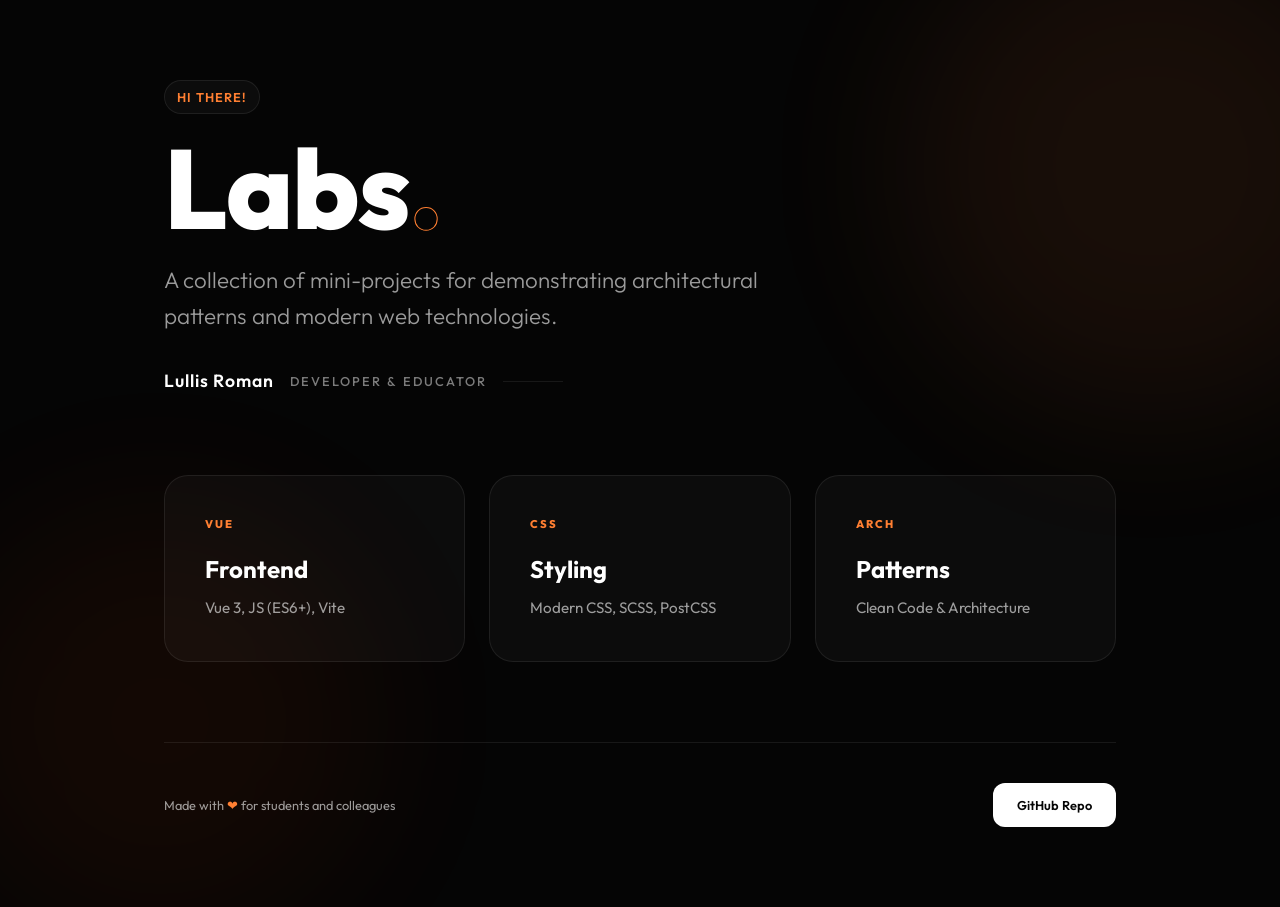
<file: index.html>
<!DOCTYPE html>
<html lang="ru">

<head>
    <meta charset="UTF-8">
    <meta name="viewport" content="width=device-width, initial-scale=1.0">
    <title>Labs</title>
    <link rel="shortcut icon" href="lab-logo.svg">
    <meta name="description"
        content="Collection of mini-projects for demonstrating architectural patterns and modern web technologies.">
    <link rel="preconnect" href="https://fonts.googleapis.com">
    <link rel="preconnect" href="https://fonts.gstatic.com" crossorigin>
    <link href="https://fonts.googleapis.com/css2?family=Outfit:wght@300;400;600;800&display=swap" rel="stylesheet">
    <link rel="stylesheet" href="style.css">
</head>

<body>
    <div class="background-blobs">
        <div class="blob blob-1"></div>
        <div class="blob blob-2"></div>
    </div>

    <main class="container">
        <header class="hero">
            <div class="badge fade-in">Hi there!</div>
            <h1 class="fade-in-up">Labs<span class="dot">.</span></h1>
            <p class="subtitle fade-in-up delay-1">
                A collection of mini-projects for demonstrating architectural patterns and modern web technologies.
            </p>
            <div class="author fade-in-up delay-2">
                <div class="author-info">
                    <span class="name">Lullis Roman</span>
                    <span class="role">Developer & Educator</span>
                    <span class="line"></span>
                </div>
            </div>
        </header>

        <section class="tech-stack fade-in-up delay-3">
            <div class="tech-card">
                <div class="icon">Vue</div>
                <h3>Frontend</h3>
                <p>Vue 3, JS (ES6+), Vite</p>
            </div>
            <div class="tech-card">
                <div class="icon">CSS</div>
                <h3>Styling</h3>
                <p>Modern CSS, SCSS, PostCSS</p>
            </div>
            <div class="tech-card">
                <div class="icon">Arch</div>
                <h3>Patterns</h3>
                <p>Clean Code & Architecture</p>
            </div>
        </section>

        <footer class="fade-in delay-4">
            <div class="footer-left">
                <p>Made with <span class="heart">❤</span> for students and colleagues</p>
            </div>
            <a href="https://github.com/lulliz/labs" class="btn-primary">GitHub Repo</a>
        </footer>
    </main>

    <script src="script.js"></script>
</body>

</html>
</file>
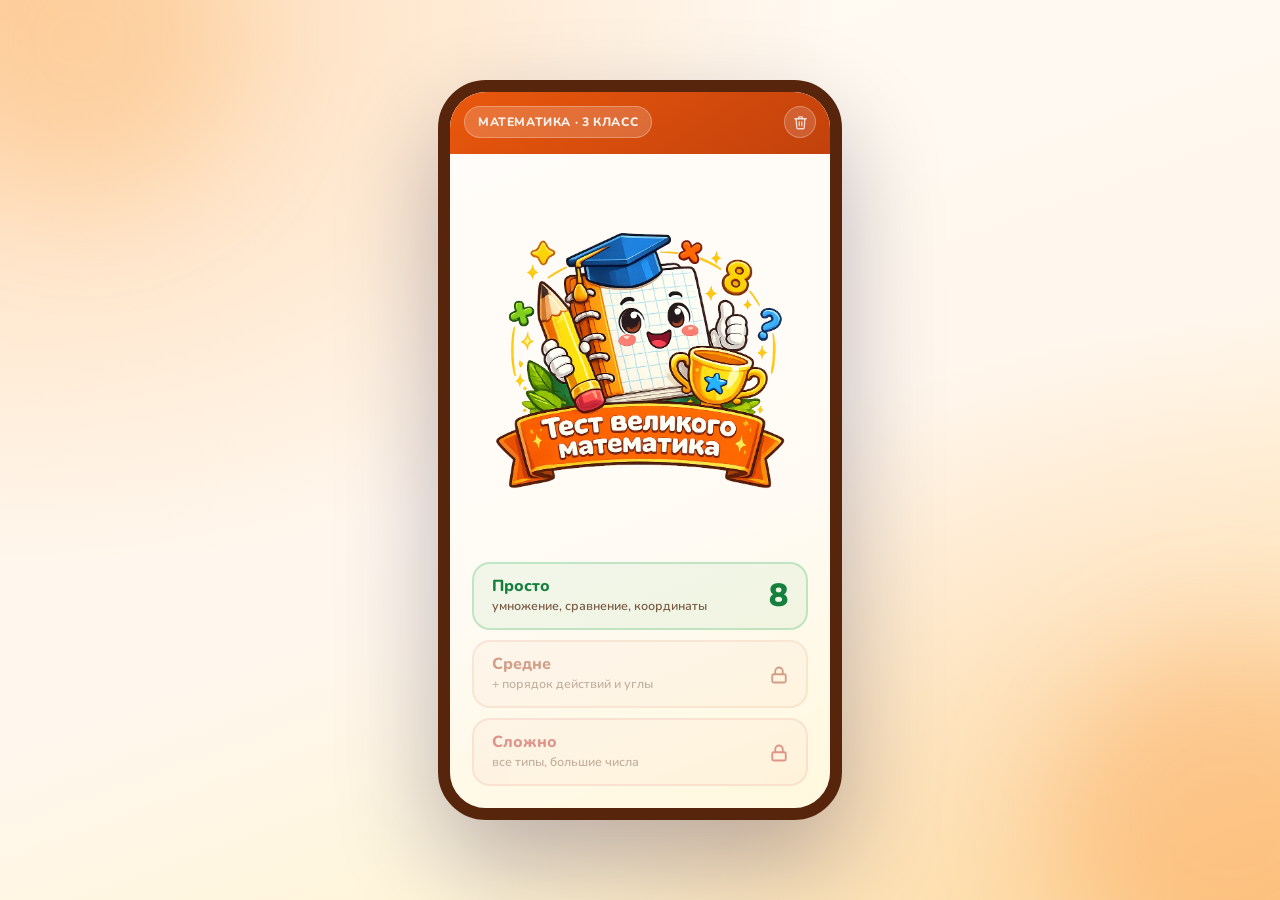
<file: jun-math/index.html>
<!doctype html>
<html lang="ru">

<head>
  <meta charset="UTF-8" />
  <meta name="viewport" content="width=device-width, initial-scale=1.0" />
  <title>Математический мини-тест</title>
  <meta name="description" content="Математический мини-тест для 3-4 классов.">
  <meta name="keywords" content="математика, 3 класс, 4 класс, тест, умножение, деление, задачи, примеры">
  <meta name="author" content="Lullis Roman">
  <meta name="theme-color" content="#ea580c">
  <link rel="shortcut icon" href="small-math-logo.webp">
  <link rel="preconnect" href="https://fonts.googleapis.com">
  <link rel="preconnect" href="https://fonts.gstatic.com" crossorigin>
  <link href="https://fonts.googleapis.com/css2?family=Nunito:wght@400;600;700;800;900&display=swap" rel="stylesheet">
  <link rel="stylesheet" href="styles.css" />
</head>

<body>
  <div class="bg-shape bg-shape-1"></div>
  <div class="bg-shape bg-shape-2"></div>

  <main class="app-shell">

    <section class="welcome-screen card" id="welcomeScreen">
      <div class="welcome-hero">
        <div class="welcome-kicker">Математика · 3 класс</div>
        <button class="reset-btn" id="resetBtn" type="button" aria-label="Сбросить прогресс">
          <svg viewBox="0 0 24 24" fill="none" stroke="currentColor" stroke-width="2.2" stroke-linecap="round"
            stroke-linejoin="round" aria-hidden="true">
            <polyline points="3 6 5 6 21 6" />
            <path d="M19 6l-1 14a2 2 0 0 1-2 2H8a2 2 0 0 1-2-2L5 6" />
            <path d="M10 11v6M14 11v6" />
            <path d="M9 6V4a1 1 0 0 1 1-1h4a1 1 0 0 1 1 1v2" />
          </svg>
        </button>
      </div>
      <div class="welcome-body">
        <img class="welcome-image" src="math-logo.webp" alt="математика 3 класс">
        <div class="difficulty-group">
          <button class="diff-btn" data-level="easy" type="button">
            <div class="diff-info">
              <span class="diff-name">Просто</span>
              <span class="diff-desc">умножение, сравнение, координаты</span>
            </div>
            <span class="diff-count">8</span>
          </button>
          <button class="diff-btn" data-level="medium" type="button">
            <div class="diff-info">
              <span class="diff-name">Средне</span>
              <span class="diff-desc">+ порядок действий и углы</span>
            </div>
            <span class="diff-count">16</span>
          </button>
          <button class="diff-btn" data-level="hard" type="button">
            <div class="diff-info">
              <span class="diff-name">Сложно</span>
              <span class="diff-desc">все типы, большие числа</span>
            </div>
            <span class="diff-count">24</span>
          </button>
        </div>
      </div>
    </section>

    <section class="app-view hidden" id="quizView">
      <section class="quiz-stage card" id="quiz">
        <div class="quiz-meta">
          <div class="quiz-meta-row">
            <div class="progress-top">
              <span>Вопрос</span>
              <strong id="progressText">1 / 16</strong>
            </div>
            <div class="timer-display" aria-live="polite">
              <svg class="ui-icon" viewBox="0 0 24 24" aria-hidden="true">
                <circle cx="12" cy="13" r="7.5" fill="none" stroke="currentColor" stroke-width="1.8"></circle>
                <path d="M12 9.5v4l2.8 1.7" fill="none" stroke="currentColor" stroke-width="1.8" stroke-linecap="round"
                  stroke-linejoin="round"></path>
                <path d="M9.5 2.8h5" fill="none" stroke="currentColor" stroke-width="1.8" stroke-linecap="round"></path>
              </svg>
              <strong id="timerText">0 сек</strong>
            </div>
          </div>
          <p class="quiz-topic-badge" id="quizTopicBadge"></p>
        </div>
        <div class="question-slot" id="questionSlot"></div>
      </section>

      <section class="result card hidden" id="resultCard">
        <div class="result-content">
          <h2 id="resultTitle">Готово</h2>
          <p id="resultText"></p>
        </div>
        <div class="result-stats">
          <div class="stat-card">
            <svg viewBox="0 0 24 24" fill="none" stroke="currentColor" stroke-width="2" stroke-linecap="round"
              stroke-linejoin="round" aria-hidden="true">
              <path d="M22 11.08V12a10 10 0 1 1-5.93-9.14" />
              <polyline points="22 4 12 14.01 9 11.01" />
            </svg>
            <strong id="resultScore">0 / 16</strong>
            <span>верных ответов</span>
          </div>
          <div class="stat-card">
            <svg viewBox="0 0 24 24" fill="none" stroke="currentColor" stroke-width="2" stroke-linecap="round"
              stroke-linejoin="round" aria-hidden="true">
              <circle cx="12" cy="12" r="10" />
              <polyline points="12 6 12 12 16 14" />
            </svg>
            <strong id="resultTime">0 сек</strong>
            <span>потрачено</span>
          </div>
        </div>
        <div class="result-actions">
          <button class="btn btn-primary" id="backBtn" type="button">На главный экран</button>
        </div>
      </section>
    </section>

    <div class="app-toast hidden" id="toastEl" role="status" aria-live="polite"></div>
  </main>

  <template id="questionTemplate">
    <article class="question">
      <div class="question-content">
        <h3 class="question-title"></h3>
        <div class="question-body"></div>
      </div>
      <div class="feedback hidden"></div>
    </article>
  </template>

  <script src="app.js"></script>
</body>

</html>
</file>
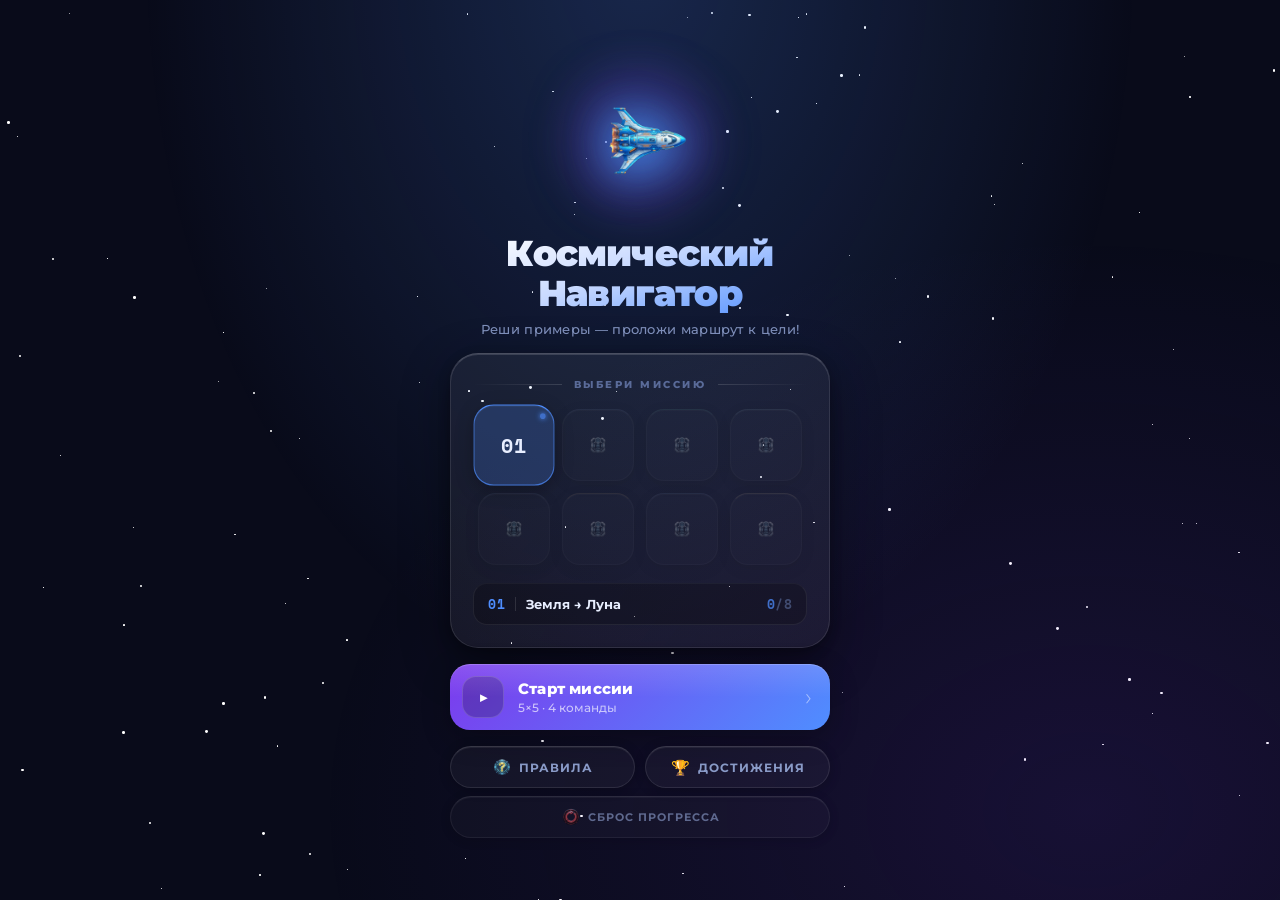
<file: space-navigator/index.html>
<!DOCTYPE html>
<html lang="ru">
<head>
  <meta charset="UTF-8">
  <meta name="viewport" content="width=device-width, initial-scale=1.0">
  <title>Космический Навигатор</title>
  <meta name="theme-color" content="#090b1a">
  <link rel="icon" href="./assets/rocket-GrzXlc_q.webp">
  <link rel="apple-touch-icon" href="./assets/rocket-GrzXlc_q.webp">
  <meta name="author" content="lullis">
  <meta name="description" content="Космический Навигатор - математическая игра">
  <meta name="keywords" content="математика, игра, космический, навигатор">
  <link rel="preconnect" href="https://fonts.googleapis.com">
  <link href="https://fonts.googleapis.com/css2?family=Nunito:wght@400;600;700;800;900&family=Space+Mono:wght@400;700&display=swap" rel="stylesheet">
  <script type="module" crossorigin src="./assets/index-CAEhctPp.js"></script>
  <link rel="stylesheet" crossorigin href="./assets/index-DOWHKGAp.css">
</head>
<body>
  <div id="app"></div>
</body>
</html>
</file>
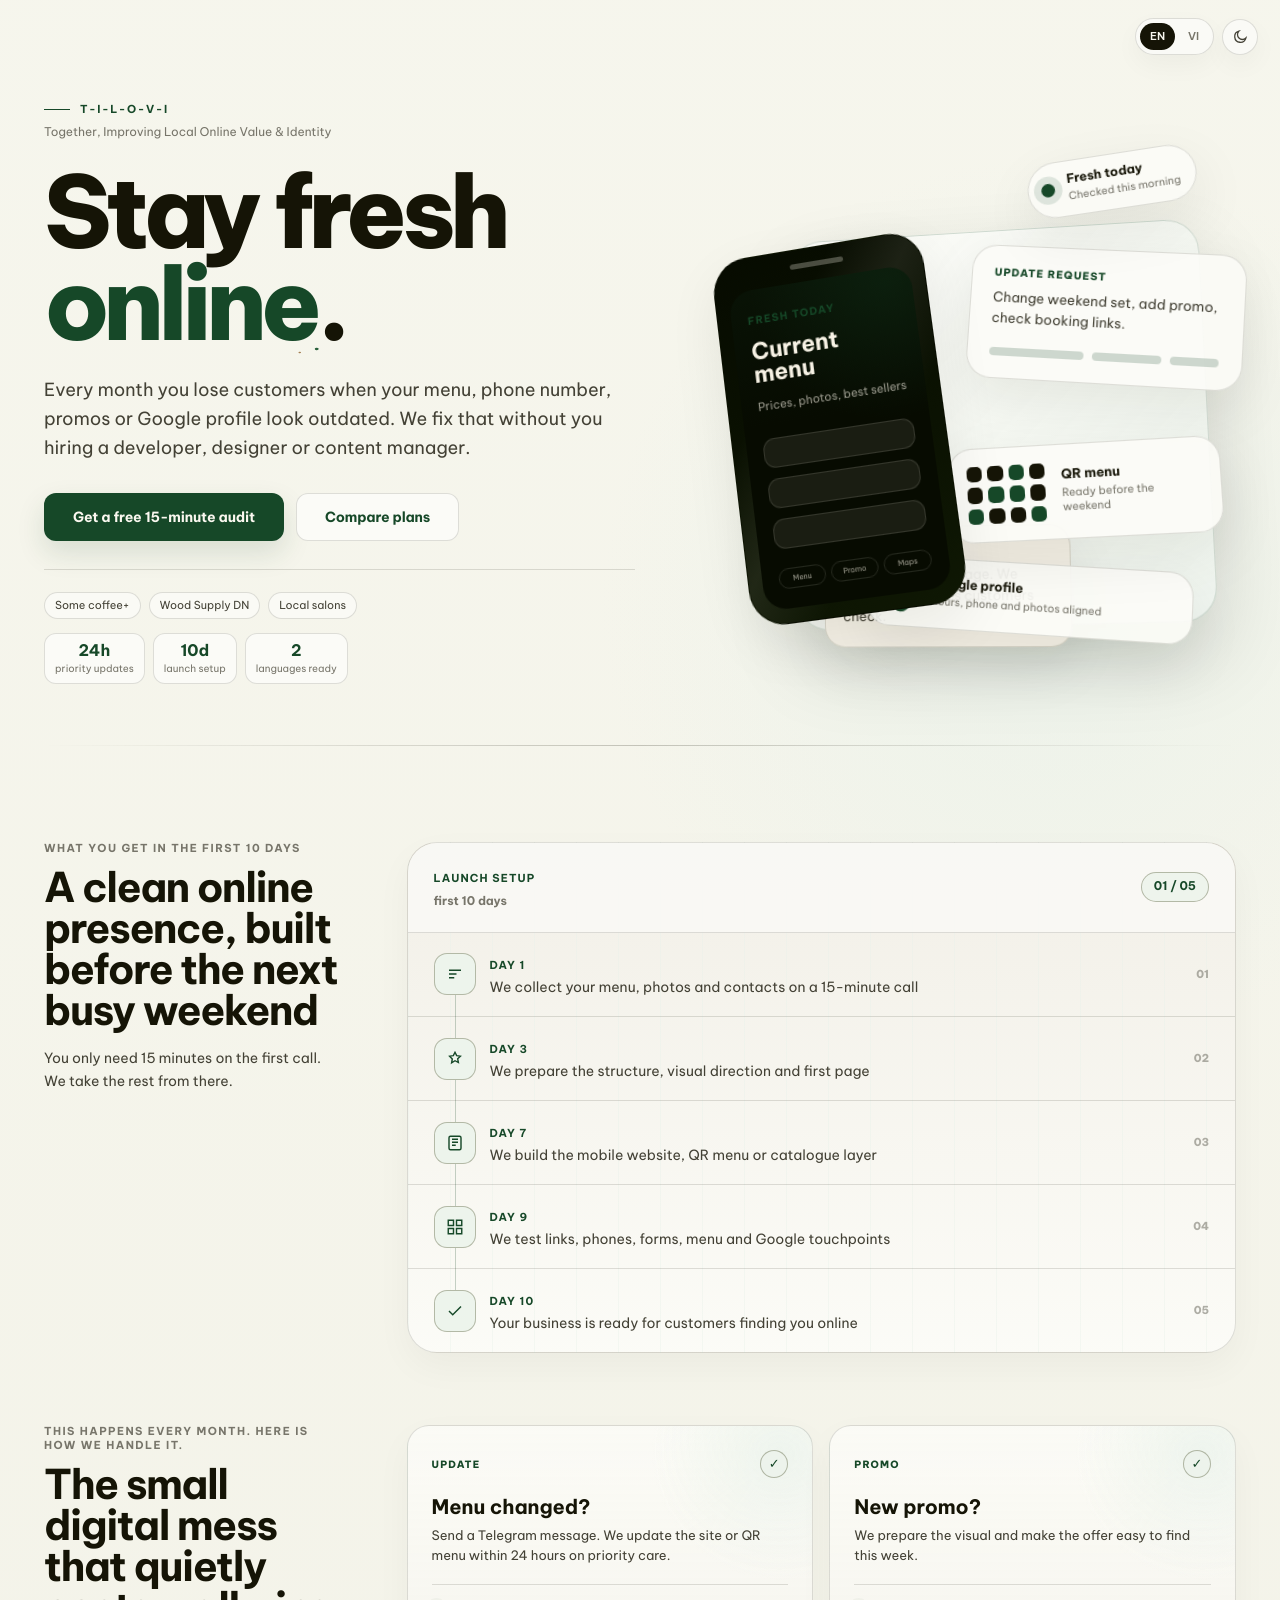
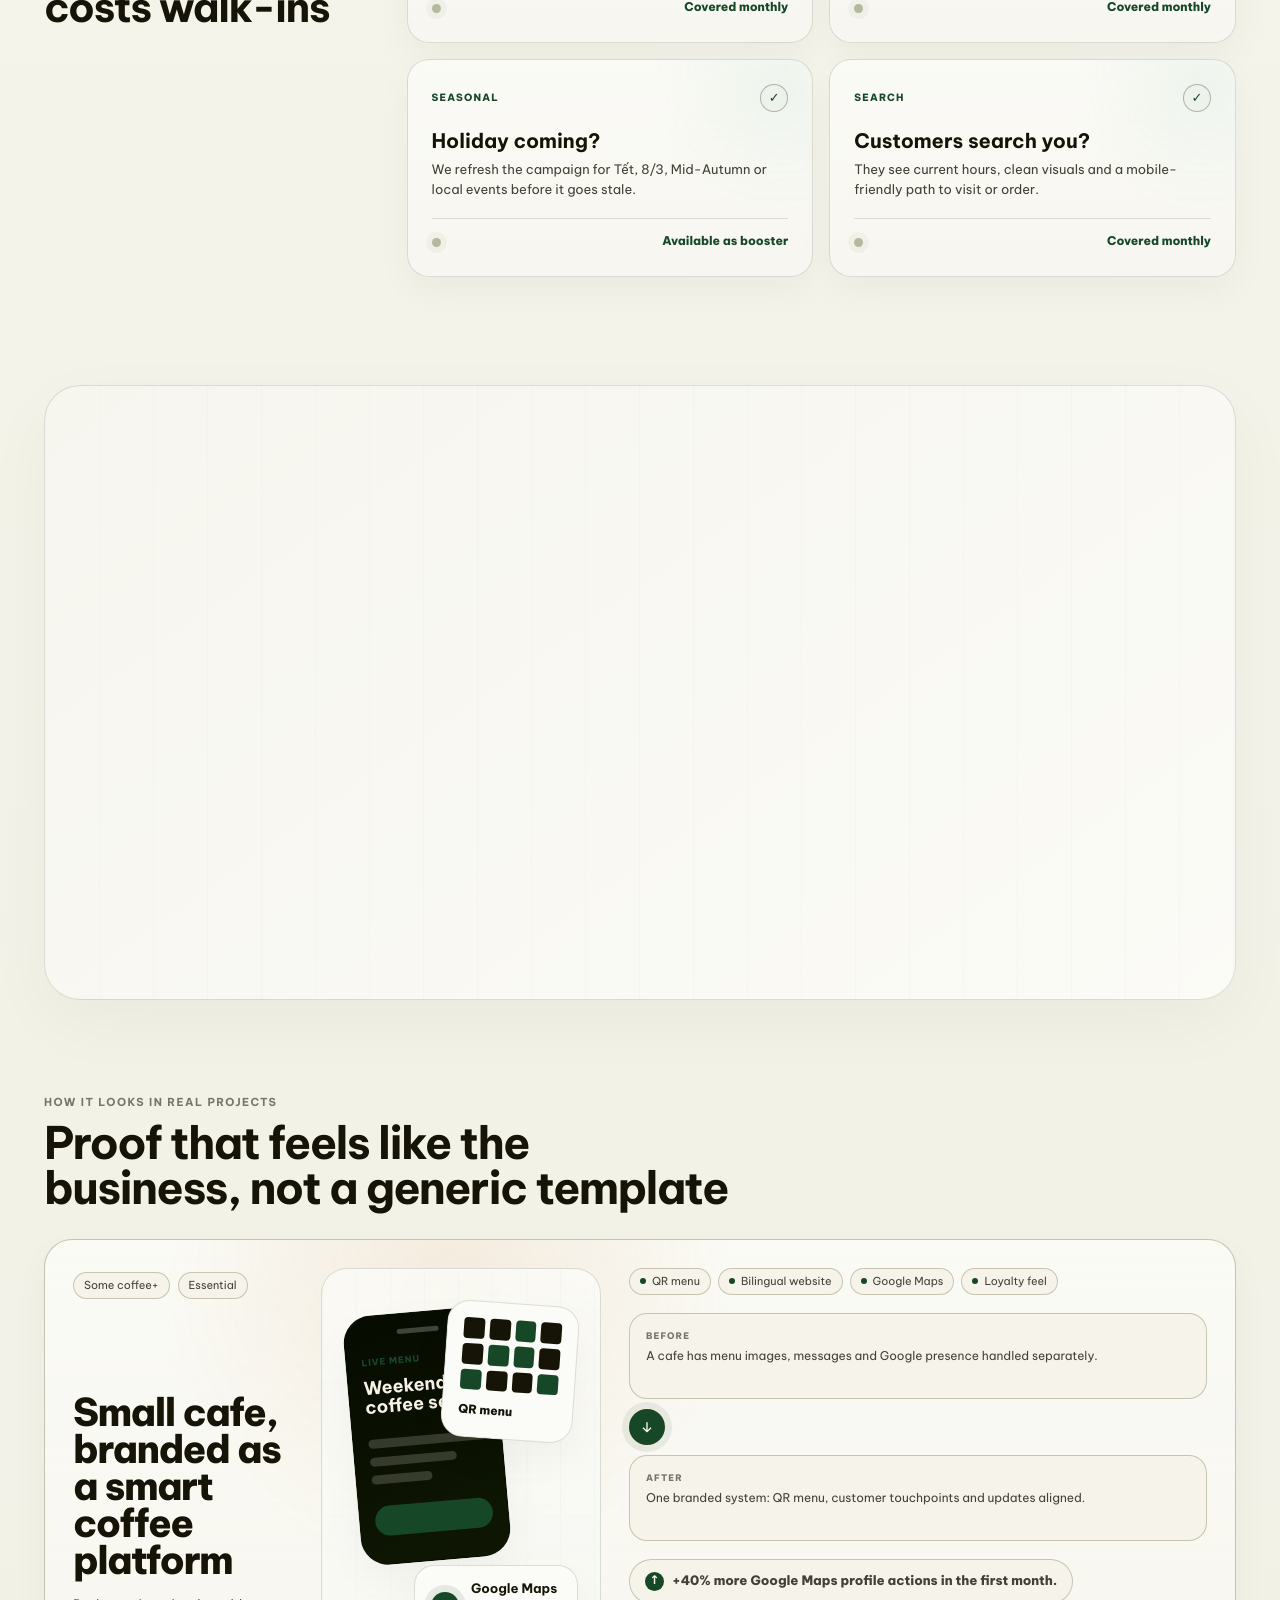
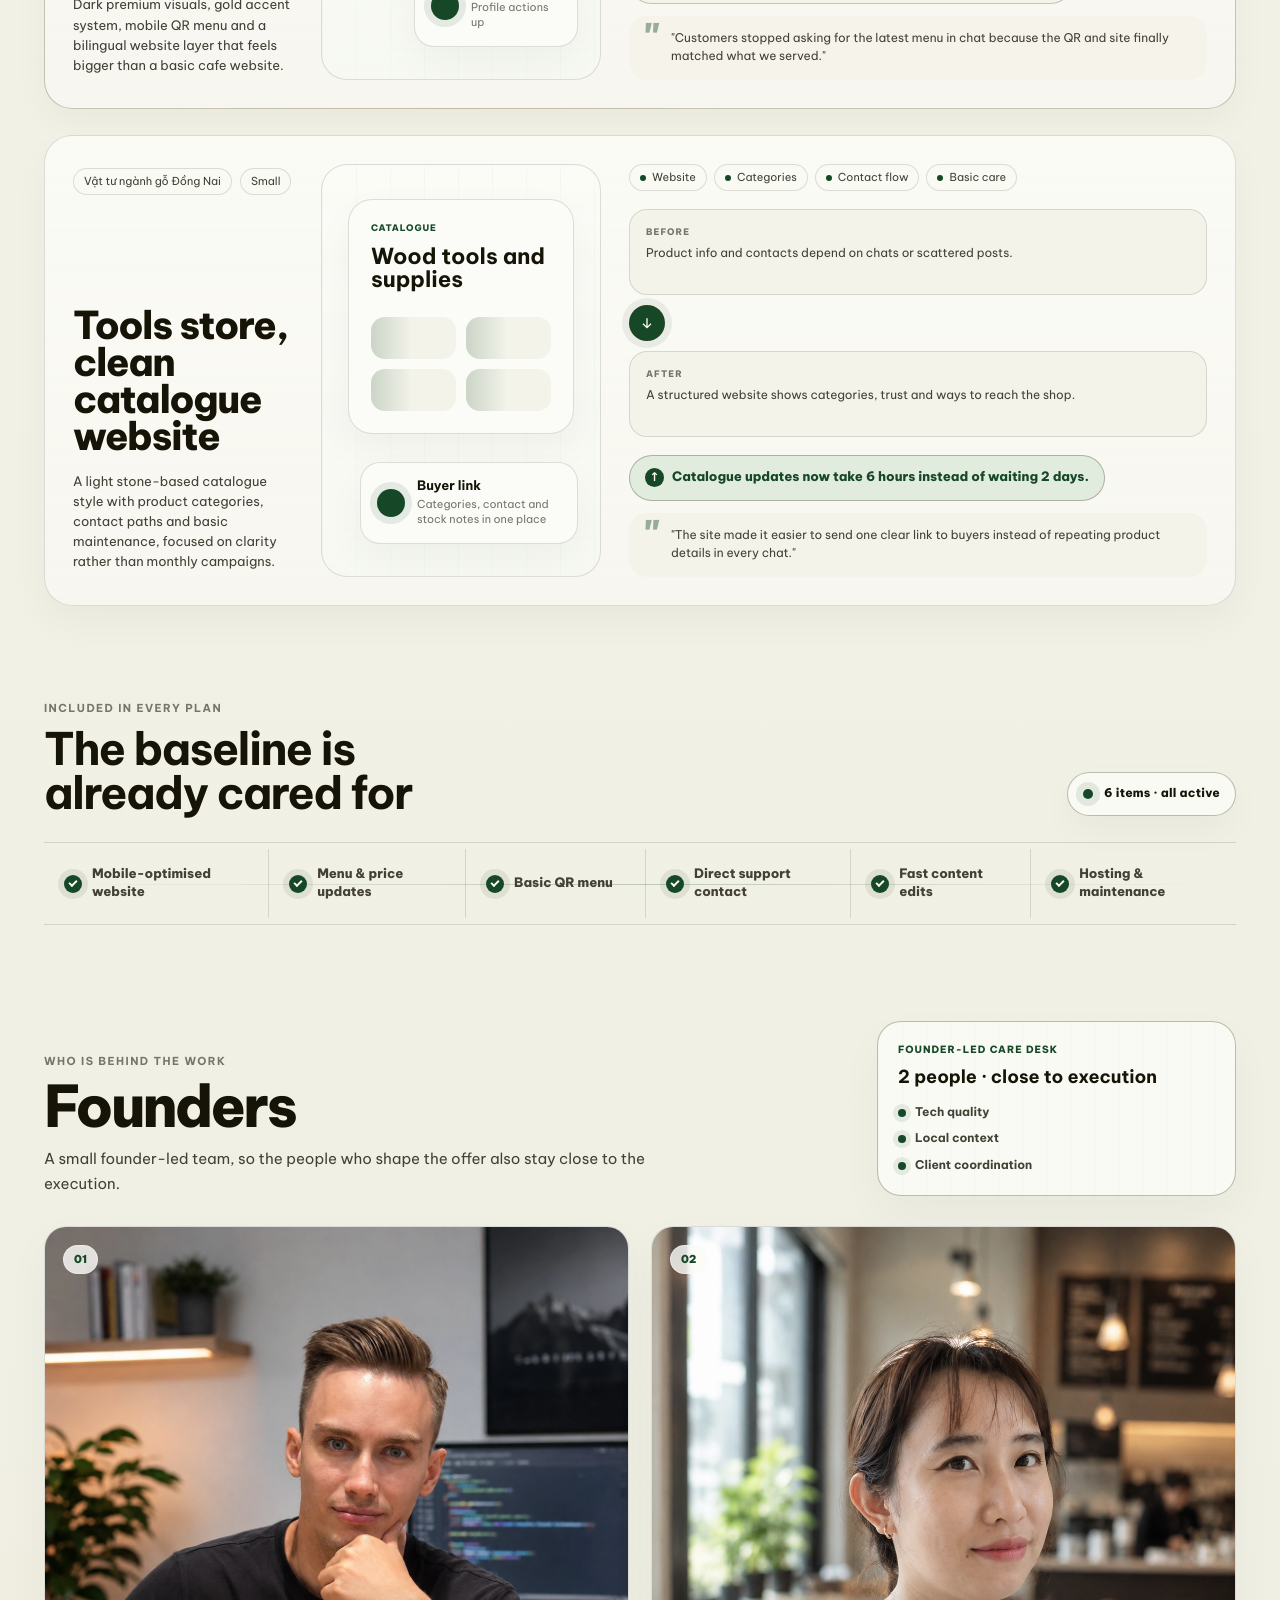
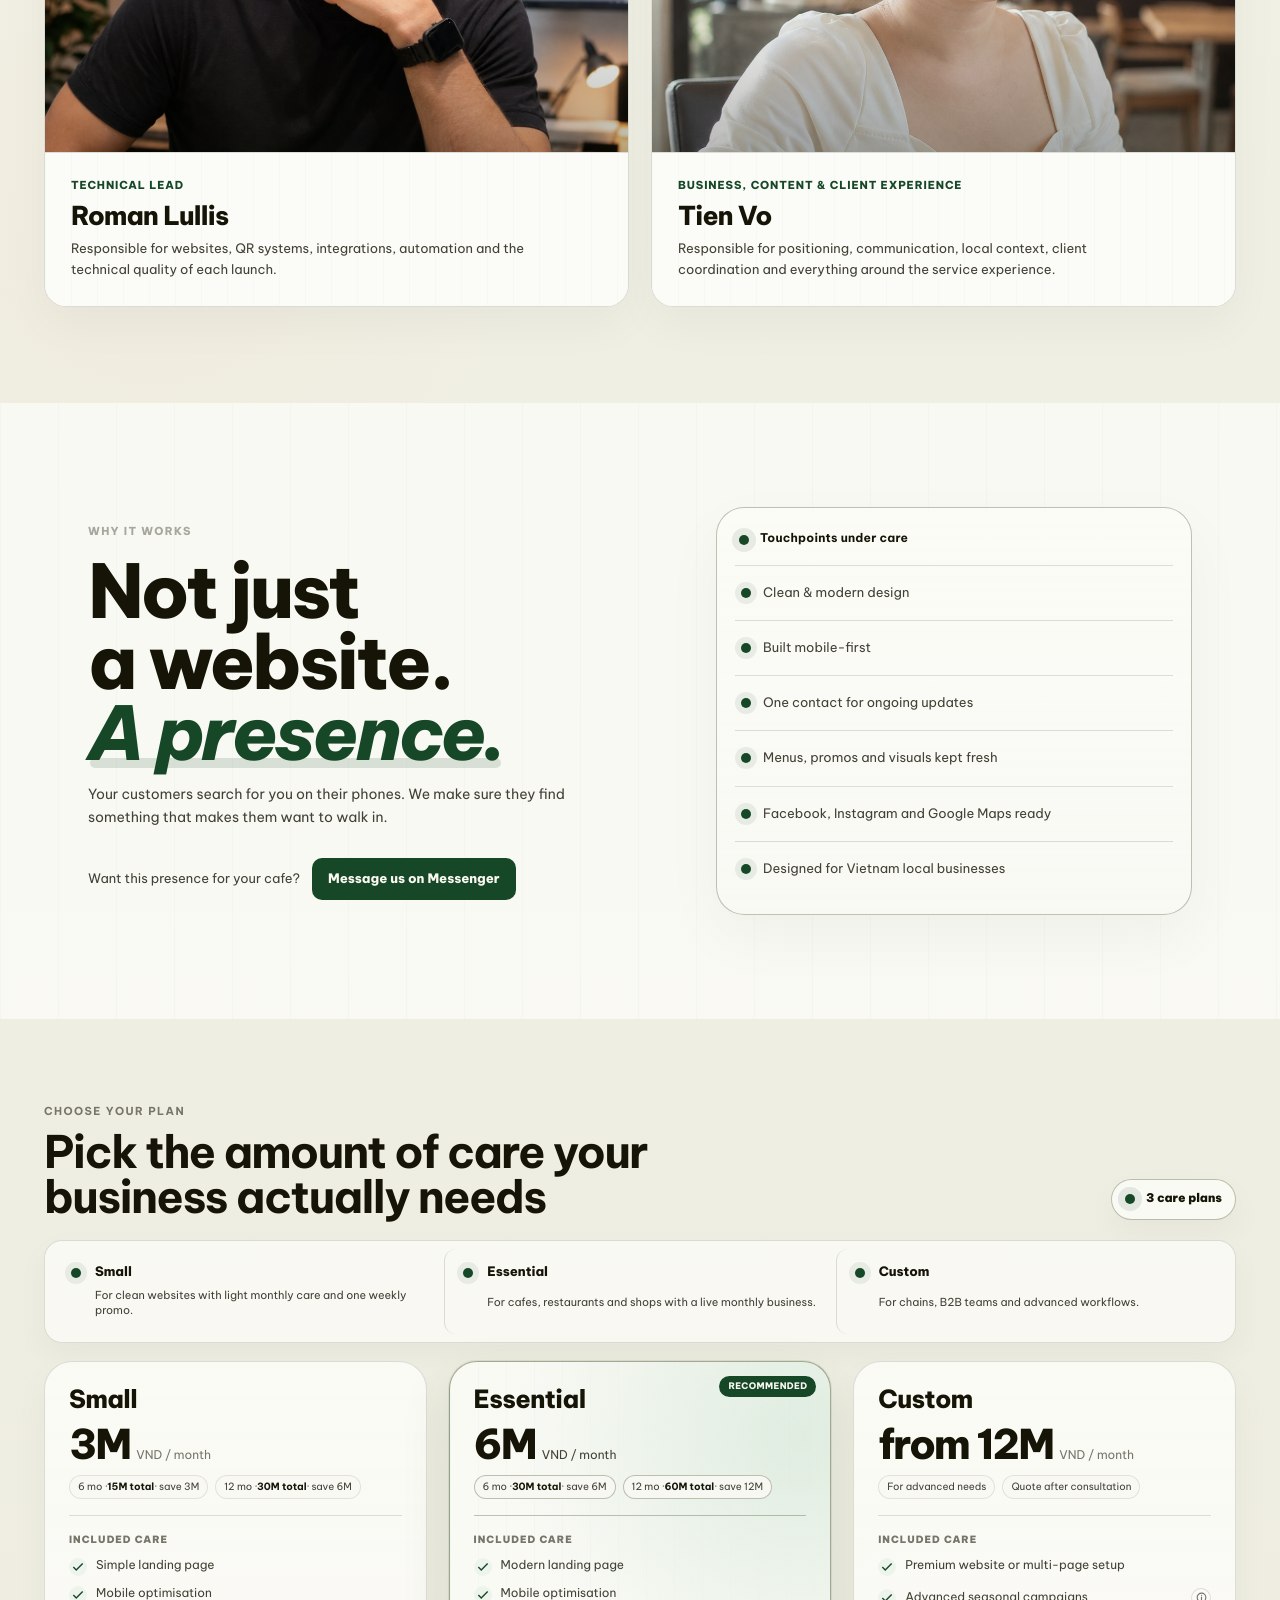
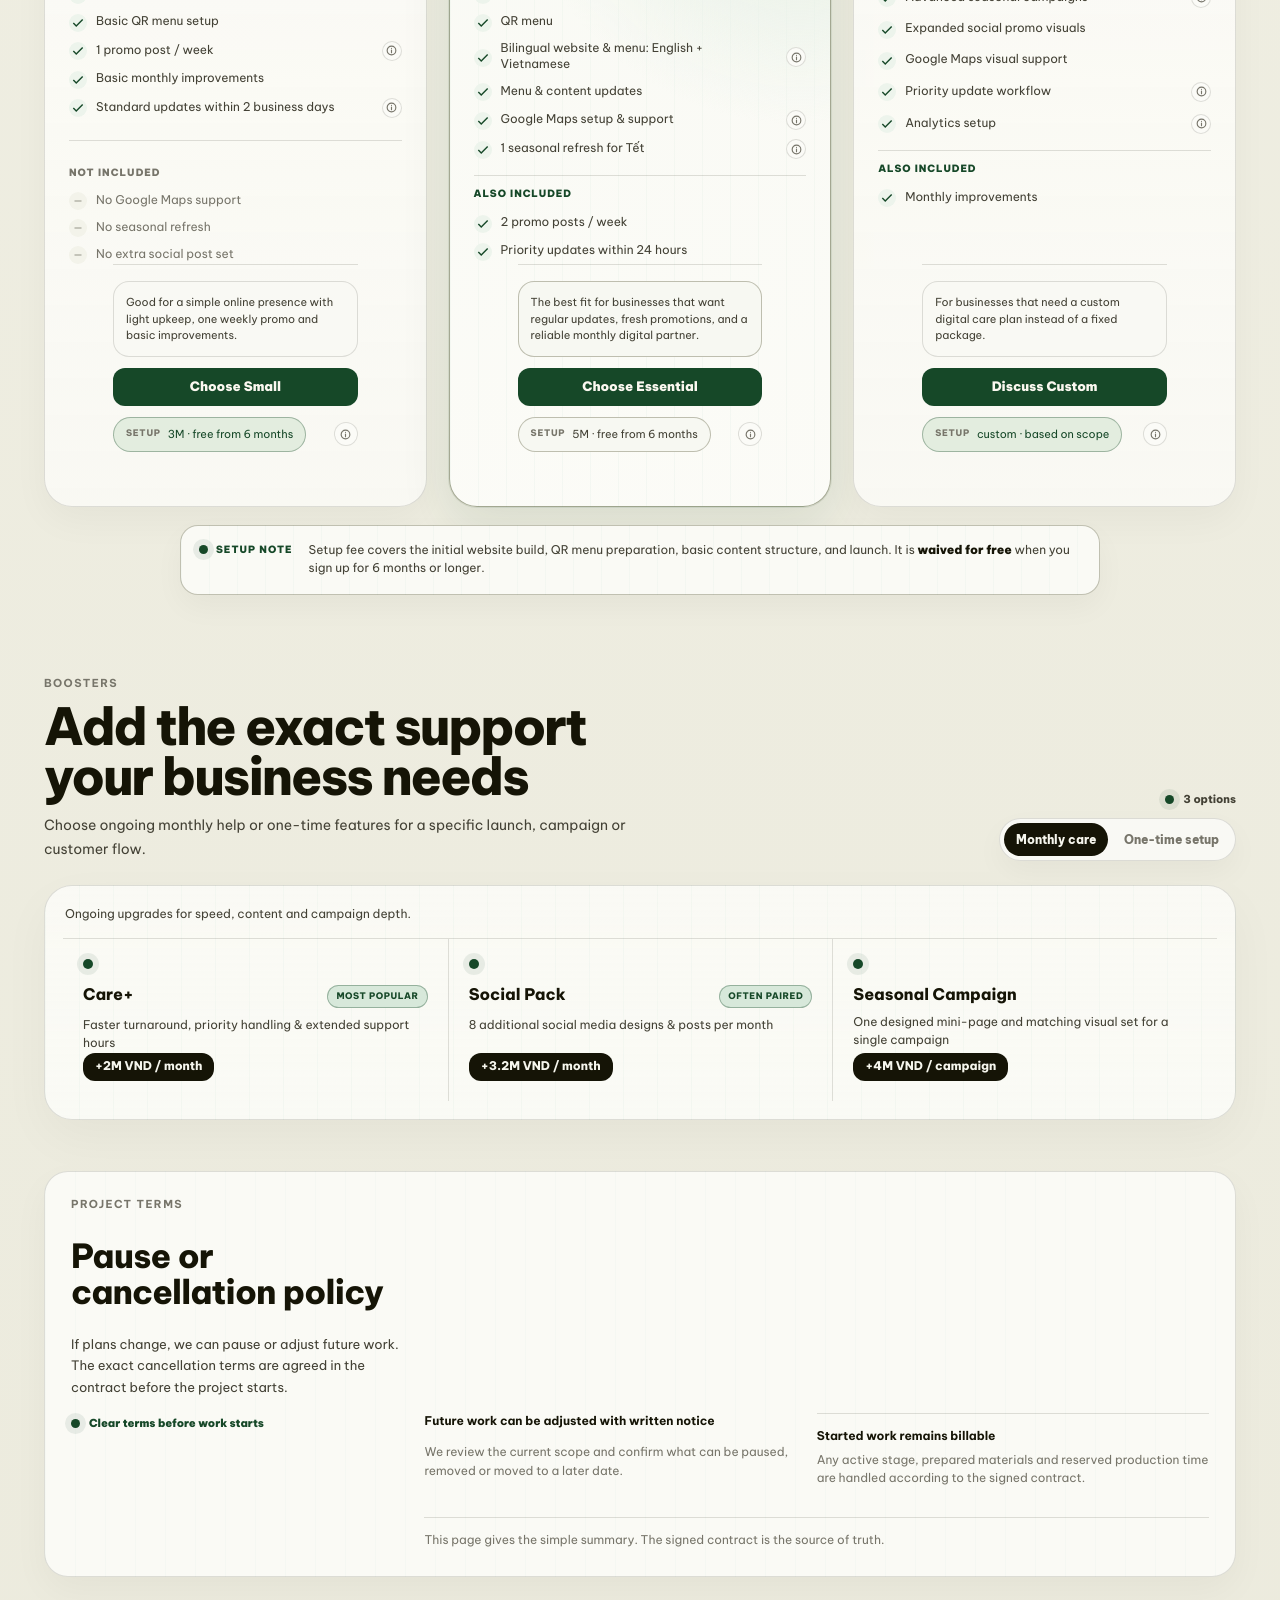
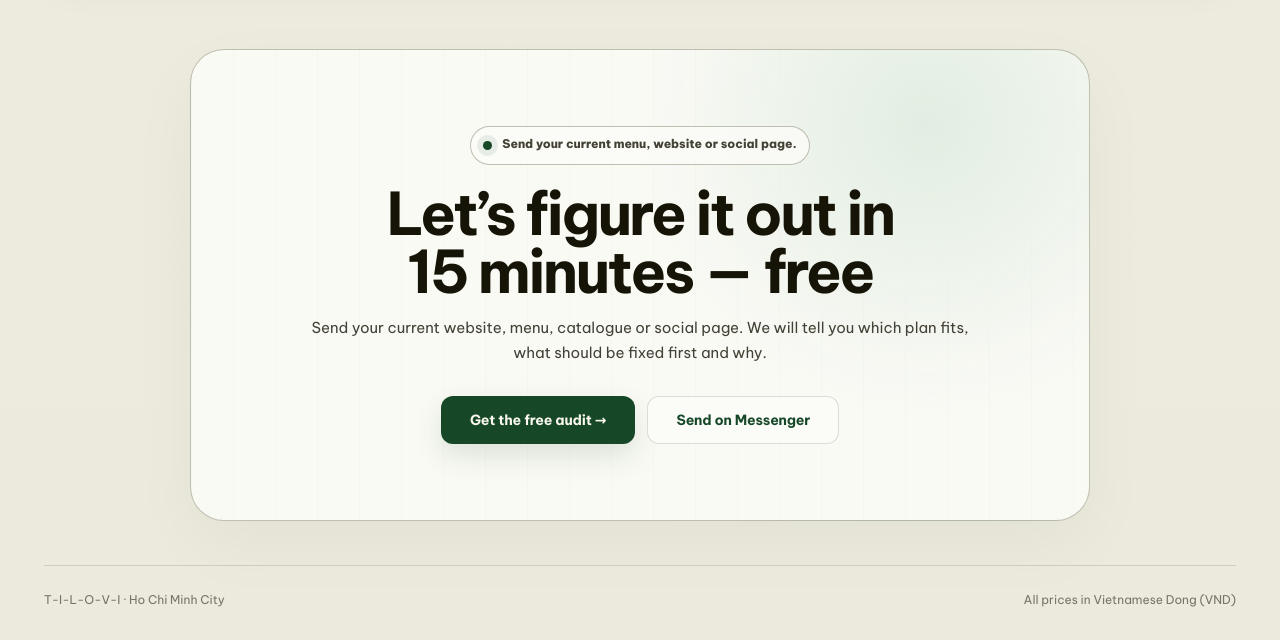
<file: tilovi/index.html>
<!doctype html>
<html lang="en">
  <head>
    <meta charset="UTF-8" />
    <meta name="viewport" content="width=device-width, initial-scale=1.0" />
    <title>T-I-L-O-V-I — Local Business Packages</title>
    <link rel="icon" href="./favicon.svg" type="image/svg+xml" />
    <link rel="preconnect" href="https://fonts.googleapis.com" />
    <link href="https://fonts.googleapis.com/css2?family=Be+Vietnam+Pro:wght@300;400;500;600;700&amp;display=swap" rel="stylesheet" />
    <script type="module" crossorigin src="./assets/index-CXxx1p8D.js"></script>
    <link rel="stylesheet" crossorigin href="./assets/index-DQJyk6D6.css">
  </head>
  <body>
    <div id="app"></div>
  </body>
</html>
</file>
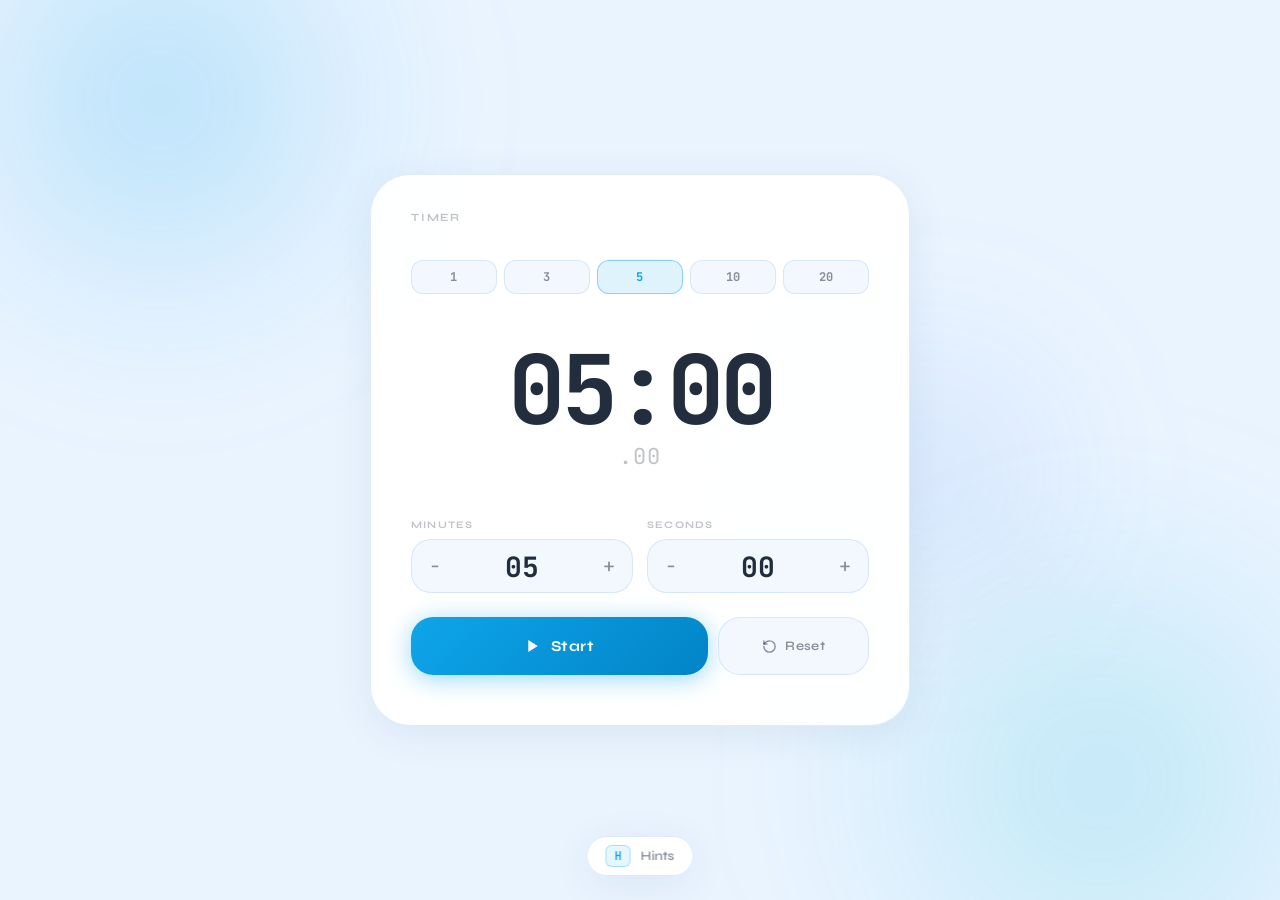
<file: timer/index.html>
<!DOCTYPE html>
<html lang="ru">

<head>
  <meta charset="UTF-8">
  <meta name="viewport" content="width=device-width, initial-scale=1.0">
  <title>Timer</title>
  <link rel="preconnect" href="https://fonts.googleapis.com">
  <link
    href="https://fonts.googleapis.com/css2?family=Syne:wght@400;600;700;800&family=JetBrains+Mono:wght@300;400;700&display=swap"
    rel="stylesheet">
  <link rel="stylesheet" href="style.css">
  <link id="favicon" rel="shortcut icon" href="timer-logo-light.svg">
  <script>
    (function () {
      const saved = localStorage.getItem('theme');
      const dark = saved ? saved === 'dark' : window.matchMedia('(prefers-color-scheme: dark)').matches;
      if (dark) document.documentElement.setAttribute('data-dark', '');
    })();
  </script>
</head>

<body>

  <div class="orbs">
    <div class="orb orb1"></div>
    <div class="orb orb2"></div>
    <div class="orb orb3"></div>
  </div>

  <div class="card" id="card">
    <svg class="card-arc" id="arcSvg" xmlns="http://www.w3.org/2000/svg">
      <path class="arc-track" id="arcTrack" />
      <path class="arc-fill" id="arcFill" />
    </svg>
    <div class="topbar">
      <span class="logo">Timer</span>
    </div>

    <div class="presets">
      <button class="preset" onclick="setPreset(1, event)">1</button>
      <button class="preset" onclick="setPreset(3, event)">3</button>
      <button class="preset active" onclick="setPreset(5, event)">5</button>
      <button class="preset" onclick="setPreset(10, event)">10</button>
      <button class="preset" onclick="setPreset(20, event)">20</button>
    </div>

    <div class="time-wrap" id="timeWrap">
      <div class="time-block">
        <div class="time-num" id="tn">05:00</div>
        <div class="time-frac" id="tf">.00</div>
      </div>
    </div>

    <div class="set-row">
      <div class="su">
        <div class="su-lbl">Minutes</div>
        <div class="su-ctrl">
          <button class="sb" onclick="chM(-1)">−</button>
          <div class="sv" id="mV">05</div>
          <button class="sb" onclick="chM(1)">+</button>
        </div>
      </div>
      <div class="su">
        <div class="su-lbl">Seconds</div>
        <div class="su-ctrl">
          <button class="sb" onclick="chS(-5)">−</button>
          <div class="sv" id="sV">00</div>
          <button class="sb" onclick="chS(5)">+</button>
        </div>
      </div>
    </div>

    <div class="act">
      <button class="bp bps" id="mb" onclick="handleMain()">
        <svg id="mb-icon" width="16" height="16" viewBox="0 0 24 24" fill="currentColor" stroke="none">
          <polygon points="5,3 19,12 5,21" />
        </svg>
        <span id="mb-lbl">Start</span>
      </button>
      <button class="br" id="rb" onclick="handleReset()">
        <svg width="15" height="15" viewBox="0 0 24 24" fill="none" stroke="currentColor" stroke-width="2.2"
          stroke-linecap="round" stroke-linejoin="round">
          <path d="M3 12a9 9 0 1 0 9-9 9.75 9.75 0 0 0-6.74 2.74L3 8" />
          <path d="M3 3v5h5" />
        </svg>
        <span class="br-txt">Reset</span>
      </button>
    </div>

    <div class="laps" id="laps"></div>

    <div class="sp" id="sp">
      <div class="sp-head">
        <div class="sp-dot"></div>
        <span class="sp-ttl">Time Speed</span>
      </div>
      <div class="dr-row">
        <span class="dr-lbl">Tick Rate</span>
        <div class="dr-ctrls">
          <button class="db" onclick="chD(-1)">−</button>
          <div class="dv" id="dv">1.00×</div>
          <button class="db" onclick="chD(1)">+</button>
        </div>
      </div>
      <div class="dr-hint" id="dh">At 5:00 → actual time is the same</div>
    </div>
  </div>

  <div class="modal" id="modal">
    <div class="modal-content">
      <div class="modal-head">
        <span class="modal-ttl">Hotkeys</span>
        <button class="modal-close" onclick="toggleHints()">×</button>
      </div>
      <div class="modal-body">
        <div class="kbd-row"><kbd>Space</kbd> <span>Start / Pause</span></div>
        <div class="kbd-row"><kbd>R</kbd> <span>Reset Timer</span></div>
        <div class="kbd-row"><kbd>T</kbd> <span>Toggle Theme</span></div>
        <div class="kbd-row"><kbd>F</kbd> <span>Fullscreen Mode</span></div>
        <div class="kbd-row"><kbd>S</kbd> <span>Time Speed (Idle)</span></div>
        <div class="kbd-row"><kbd>H</kbd> <span>Hints & Shortcuts</span></div>
      </div>
    </div>
  </div>

  <div class="h-btn-wrap">
    <button class="h-btn" id="hBtn" onclick="toggleHints()">
      <kbd>H</kbd> Hints
    </button>
  </div>

  <script src="script.js"></script>
</body>

</html>
</file>
<file: style.css>
:root {
    --bg-color: #050505;
    --text-primary: #ffffff;
    --text-secondary: rgba(255, 255, 255, 0.6);
    --accent-color: #FF7F32;
    --accent-gradient: linear-gradient(135deg, #FF7F32 0%, #FF4D00 100%);
    --card-bg: rgba(255, 255, 255, 0.03);
    --card-border: rgba(255, 255, 255, 0.08);
    --font-main: 'Outfit', sans-serif;
}

* {
    margin: 0;
    padding: 0;
    box-sizing: border-box;
}

body {
    background-color: var(--bg-color);
    color: var(--text-primary);
    font-family: var(--font-main);
    overflow-x: hidden;
    line-height: 1.6;
}

/* Background Effects */
.background-blobs {
    position: fixed;
    top: 0;
    left: 0;
    width: 100%;
    height: 100%;
    z-index: -1;
    filter: blur(80px);
    opacity: 0.4;
}

.blob {
    position: absolute;
    border-radius: 50%;
}

.blob-1 {
    width: 40vw;
    height: 40vw;
    background: rgba(255, 127, 50, 0.2);
    top: -10%;
    right: -10%;
    animation: move 20s infinite alternate;
}

.blob-2 {
    width: 35vw;
    height: 35vw;
    background: rgba(255, 77, 0, 0.15);
    bottom: -5%;
    left: -5%;
    animation: move 15s infinite alternate-reverse;
}

@keyframes move {
    from {
        transform: translate(0, 0);
    }

    to {
        transform: translate(100px, 100px);
    }
}

/* Layout */
.container {
    max-width: 1000px;
    margin: 0 auto;
    padding: 80px 24px;
    min-height: 100vh;
    display: flex;
    flex-direction: column;
    justify-content: center;
}

/* Hero Section */
.hero {
    margin-bottom: 80px;
}

.badge {
    display: inline-block;
    padding: 6px 12px;
    background: var(--card-bg);
    border: 1px solid var(--card-border);
    border-radius: 100px;
    font-size: 0.8rem;
    font-weight: 600;
    letter-spacing: 1px;
    text-transform: uppercase;
    margin-bottom: 24px;
    color: var(--accent-color);
}

h1 {
    font-size: clamp(4rem, 10vw, 7rem);
    font-weight: 800;
    line-height: 0.9;
    letter-spacing: -2px;
    margin-bottom: 24px;
}

.dot {
    color: transparent;
    -webkit-text-stroke: 1px var(--accent-color);
}

.subtitle {
    font-size: 1.4rem;
    color: var(--text-secondary);
    max-width: 600px;
    font-weight: 300;
}

.author {
    margin-top: 32px;
}

.author-info {
    display: flex;
    align-items: center;
    gap: 16px;
}

.name {
    font-size: 1.1rem;
    font-weight: 600;
    letter-spacing: 1px;
}

.role {
    font-weight: 500;
    font-size: 0.8rem;
    text-transform: uppercase;
    letter-spacing: 2px;
    color: var(--text-secondary);
    opacity: 0.8;
}

.line {
    height: 1px;
    width: 60px;
    background: var(--card-border);
}

/* Tech Cards */
.tech-stack {
    display: grid;
    grid-template-columns: repeat(auto-fit, minmax(280px, 1fr));
    gap: 24px;
    margin-bottom: 80px;
}

.tech-card {
    padding: 40px;
    background: var(--card-bg);
    border: 1px solid var(--card-border);
    border-radius: 24px;
    backdrop-filter: blur(10px);
    transition: all 0.4s cubic-bezier(0.175, 0.885, 0.32, 1.275);
    cursor: default;
}

.tech-card:hover {
    transform: translateY(-10px);
    border-color: rgba(255, 255, 255, 0.2);
    background: rgba(255, 255, 255, 0.05);
}

.icon {
    font-size: 0.7rem;
    font-weight: 800;
    text-transform: uppercase;
    letter-spacing: 2px;
    color: var(--accent-color);
    margin-bottom: 16px;
}

h3 {
    font-size: 1.5rem;
    margin-bottom: 8px;
}

.tech-card p {
    color: var(--text-secondary);
    font-size: 0.95rem;
}

/* Footer */
footer {
    display: flex;
    justify-content: space-between;
    align-items: center;
    padding-top: 40px;
    border-top: 1px solid var(--card-border);
}

.footer-left {
    display: flex;
    align-items: center;
    gap: 12px;
}

.author-link {
    color: var(--text-primary);
    text-decoration: none;
    font-weight: 600;
    transition: color 0.3s ease;
}

.author-link:hover {
    color: var(--accent-color);
}

.separator {
    color: var(--card-border);
}

.heart {
    color: var(--accent-color);
    animation: pulse 1s infinite;
}

@keyframes pulse {

    0%,
    100% {
        transform: scale(1);
    }

    50% {
        transform: scale(1.2);
    }
}

footer p {
    color: var(--text-secondary);
    font-size: 0.8rem;
}

.btn-primary {
    padding: 12px 24px;
    background: var(--text-primary);
    color: var(--bg-color);
    text-decoration: none;
    border-radius: 12px;
    font-weight: 600;
    font-size: 0.8rem;
    transition: transform 0.3s ease, opacity 0.3s ease;
}

.btn-primary:hover {
    transform: scale(1.05);
    opacity: 0.9;
}

/* Animations */
.fade-in {
    opacity: 0;
    animation: fadeIn 1s forwards;
}

.fade-in-up {
    opacity: 0;
    transform: translateY(30px);
    animation: fadeInUp 1s cubic-bezier(0.2, 0.8, 0.2, 1) forwards;
}

.delay-1 {
    animation-delay: 0.2s;
}

.delay-2 {
    animation-delay: 0.4s;
}

.delay-3 {
    animation-delay: 0.6s;
}

.delay-4 {
    animation-delay: 0.8s;
}

@keyframes fadeIn {
    to {
        opacity: 1;
    }
}

@keyframes fadeInUp {
    to {
        opacity: 1;
        transform: translateY(0);
    }
}

@media (max-width: 768px) {
    .container {
        padding: 40px 24px;
    }

    h1 {
        font-size: 4rem;
    }

    footer {
        flex-direction: column;
        gap: 24px;
        text-align: center;
    }
}
</file>
<file: jun-math/styles.css>
:root {
  --text: #1a0b04;
  --muted: #7a5c46;
  --primary: #c2410c;
  --primary-dark: #9a3412;
  --primary-soft: rgba(194, 65, 12, 0.1);
  --success: #16a34a;
  --danger: #dc2626;
  --radius: 22px;
  --radius-btn: 16px;
  --shadow-card: 0 8px 28px rgba(194, 65, 12, 0.1);
  --shadow-btn: 0 6px 18px rgba(194, 65, 12, 0.28);
}

* {
  box-sizing: border-box;
}

html,
body {
  margin: 0;
  min-height: 100%;
}

body {
  font-family: "Nunito", system-ui, sans-serif;
  color: var(--text);
  background:
    radial-gradient(ellipse at top left, rgba(253, 186, 116, 0.55) 0%, transparent 46%),
    radial-gradient(ellipse at bottom right, rgba(251, 146, 60, 0.35) 0%, transparent 46%),
    linear-gradient(160deg, #fffbf5 0%, #fff7ed 55%, #fef3c7 100%);
  background-attachment: fixed;
  overflow-x: hidden;
  padding: 12px 0 32px;
}

button,
input {
  font: inherit;
}

/* ─── Shell ─── */
.app-shell {
  width: min(440px, calc(100% - 16px));
  margin: 0 auto;
  display: grid;
  gap: 14px;
  position: relative;
}

.app-view {
  display: grid;
  gap: 14px;
}

.bg-shape {
  position: fixed;
  z-index: -1;
  border-radius: 50%;
  filter: blur(55px);
}

.bg-shape-1 {
  width: 320px;
  height: 320px;
  top: -120px;
  left: -80px;
  background: rgba(253, 186, 116, 0.35);
}

.bg-shape-2 {
  width: 360px;
  height: 360px;
  right: -130px;
  bottom: -100px;
  background: rgba(251, 146, 60, 0.28);
}

/* ─── Card base ─── */
.card {
  background: #ffffff64;
  border-radius: var(--radius);
  box-shadow: var(--shadow-card);
  position: relative;
  overflow: hidden;
}

/* ─────────────────────────────────────
   WELCOME SCREEN
───────────────────────────────────── */
.welcome-screen {
  padding: 0;
  min-height: 500px;
  display: flex;
  flex-direction: column;
  justify-content: space-between;
}

.welcome-hero {
  background: linear-gradient(145deg, #ea580c 0%, #c2410c 100%);
  padding: 14px 14px 2px;
  position: relative;
  overflow: hidden;
  display: flex;
  align-items: flex-start;
  justify-content: space-between;
}

.reset-btn {
  top: auto;
  right: auto;
  position: static;
  width: 32px;
  height: 32px;
  border: none;
  background: rgba(255, 255, 255, 0.15);
  border-radius: 1rem;
  color: rgba(255, 255, 255, 0.75);
  border: 1px solid rgba(255, 255, 255, 0.28);
  cursor: pointer;
  display: flex;
  align-items: center;
  justify-content: center;
  padding: 0;
  transition: background 0.15s, color 0.15s;
  -webkit-tap-highlight-color: transparent;
}

.reset-btn svg {
  width: 15px;
  height: 15px;
}

.reset-btn:hover {
  background: rgba(255, 255, 255, 0.26);
  color: #fff;
}

.reset-btn:active {
  transform: scale(0.93);
}

/* ─── Locked / completed diff-btn states ─── */
.diff-btn:disabled {
  opacity: 0.45;
  cursor: not-allowed;
  pointer-events: none;
}

.diff-btn.completed .diff-name {
  opacity: 0.75;
}

/* ─────────────────────────────────────
   WELCOME IMAGE
───────────────────────────────────── */
.welcome-image {
  width: 100%;
  height: auto;
  display: block;
  border-radius: 16px;
  margin-top: 10px;
  object-fit: cover;
}

.welcome-equation {
  position: absolute;
  bottom: -10px;
  right: -4px;
  font-size: 3.4rem;
  font-weight: 900;
  color: rgba(255, 255, 255, 0.1);
  letter-spacing: -2px;
  pointer-events: none;
  user-select: none;
  line-height: 1;
}

.welcome-kicker {
  display: inline-flex;
  align-items: center;
  height: 32px;
  padding: 5px 13px;
  border-radius: 999px;
  background: rgba(255, 255, 255, 0.18);
  border: 1px solid rgba(255, 255, 255, 0.28);
  color: rgba(255, 255, 255, 0.9);
  font-size: 0.76rem;
  font-weight: 800;
  letter-spacing: 0.05em;
  text-transform: uppercase;
  margin-bottom: 14px;
}

.welcome-hero h1 {
  color: #fff;
  font-size: clamp(1.85rem, 5vw, 2.3rem);
  font-weight: 900;
  line-height: 1.1;
  letter-spacing: -0.02em;
  margin: 0;
}

.welcome-body {
  padding: 22px 22px 22px;
  display: grid;
  gap: 24px;
}

/* Выбор уровня сложности */
.difficulty-group {
  display: flex;
  flex-direction: column;
  gap: 10px;
}

.diff-btn {
  display: flex;
  align-items: center;
  justify-content: space-between;
  padding: 14px 18px;
  border-radius: 18px;
  border: 2px solid;
  background: none;
  cursor: pointer;
  font-family: "Nunito", system-ui, sans-serif;
  text-align: left;
  transition: transform 0.12s ease, box-shadow 0.12s ease;
  -webkit-tap-highlight-color: transparent;
  outline: none;
  width: 100%;
}

.diff-btn:active {
  transform: scale(0.98);
}

.diff-btn:hover {
  transform: translateY(-2px);
  box-shadow: 0 6px 20px rgba(0, 0, 0, 0.08);
}

.diff-btn[data-level="easy"] {
  background: rgba(22, 163, 74, 0.06);
  border-color: rgba(22, 163, 74, 0.22);
}

.diff-btn[data-level="medium"] {
  background: rgba(194, 65, 12, 0.06);
  border-color: rgba(194, 65, 12, 0.2);
}

.diff-btn[data-level="hard"] {
  background: rgba(220, 38, 38, 0.06);
  border-color: rgba(220, 38, 38, 0.2);
}

.diff-info {
  display: flex;
  flex-direction: column;
  gap: 2px;
}

.diff-name {
  font-size: 1rem;
  font-weight: 800;
  line-height: 1.1;
}

.diff-btn[data-level="easy"] .diff-name {
  color: #15803d;
}

.diff-btn[data-level="medium"] .diff-name {
  color: var(--primary-dark);
}

.diff-btn[data-level="hard"] .diff-name {
  color: #b91c1c;
}

.diff-desc {
  font-size: 0.78rem;
  font-weight: 600;
  color: var(--muted);
  line-height: 1.3;
}

.diff-count {
  font-size: 2rem;
  font-weight: 900;
  line-height: 1;
  flex: 0 0 auto;
}

.diff-btn[data-level="easy"] .diff-count {
  color: #15803d;
}

.diff-btn[data-level="medium"] .diff-count {
  color: var(--primary-dark);
}

.diff-btn[data-level="hard"] .diff-count {
  color: #b91c1c;
}

/* ─── Typography ─── */
h1,
h2,
h3,
p {
  margin: 0;
}

h2 {
  font-weight: 900;
}

/* ─── Buttons ─── */
.btn {
  appearance: none;
  border: none;
  border-radius: var(--radius-btn);
  min-height: 52px;
  padding: 12px 22px;
  font-family: "Nunito", system-ui, sans-serif;
  font-weight: 800;
  font-size: 1rem;
  cursor: pointer;
  transition: transform 0.12s ease, box-shadow 0.12s ease, background-color 0.12s ease;
  display: inline-flex;
  align-items: center;
  justify-content: center;
  gap: 8px;
  -webkit-tap-highlight-color: transparent;
  outline: none;
}

.btn:active {
  transform: scale(0.97);
}

.btn:focus-visible {
  box-shadow: 0 0 0 4px rgba(194, 65, 12, 0.22);
}

.btn:disabled,
.choice:disabled,
input:disabled {
  cursor: not-allowed;
  opacity: 0.5;
}

.btn-primary {
  color: #fff;
  background: linear-gradient(145deg, #ea580c 0%, #c2410c 100%);
  box-shadow: var(--shadow-btn);
  width: 100%;
}

.btn-primary:hover {
  background: linear-gradient(145deg, #c2410c 0%, #9a3412 100%);
  box-shadow: 0 10px 28px rgba(194, 65, 12, 0.32);
  transform: translateY(-2px);
}

.btn-secondary {
  color: var(--text);
  background: #f3f4f6;
  border: 2px solid #e5e7eb;
}

.btn-secondary:hover {
  background: #e9ecef;
  transform: translateY(-1px);
}


/* ─────────────────────────────────────
   QUIZ STAGE
───────────────────────────────────── */
.quiz-stage {
  padding: 0;
  display: flex;
  flex-direction: column;
  margin: 1rem;
}

.quiz-meta {
  padding: 10px 16px 12px;
  flex: 0 0 auto;
  display: flex;
  flex-direction: column;
  gap: 8px;
  border-bottom: 2px solid #fed7aa;
}

.quiz-meta-row {
  display: flex;
  align-items: center;
  justify-content: space-between;
  gap: 12px;
}

.progress-top {
  display: flex;
  align-items: center;
  gap: 6px;
  color: var(--muted);
  font-size: 0.86rem;
  font-weight: 700;
}

.progress-top strong {
  color: var(--primary-dark);
  font-weight: 800;
}

.timer-display {
  display: inline-flex;
  align-items: center;
  gap: 5px;
  font-size: 0.84rem;
  font-weight: 700;
  color: var(--muted);
}

.timer-display .ui-icon {
  opacity: 0.55;
}

/* ─────────────────────────────────────
   QUESTION CARD
───────────────────────────────────── */
.question-slot {
  flex: 1;
}

.question {
  display: flex;
  flex-direction: column;
  height: 100%;
}

.quiz-topic-badge {
  width: 100%;
  padding: 4px 10px;
  border-radius: 999px;
  font-size: 0.7rem;
  font-weight: 800;
  text-transform: uppercase;
  letter-spacing: 0.07em;
  border: 2px solid;
  margin: 0;
  background: #fff7ed;
  color: #9a3412;
  border-color: #fdba74;
  text-align: center;
}

/* 
.quiz-topic-badge[data-topic="Умножение"] {
  background: #fef2f2;
  color: #b91c1c;
  border-color: #fecaca;
}

.quiz-topic-badge[data-topic="Порядок действий"] {
  background: #eff6ff;
  color: #1d4ed8;
  border-color: #bfdbfe;
}

.quiz-topic-badge[data-topic="Сравнение чисел"],
.quiz-topic-badge[data-topic="Сравнение выражений"] {
  background: #f0fdf4;
  color: #166534;
  border-color: #bbf7d0;
}

.quiz-topic-badge[data-topic="Углы"] {
  background: #faf5ff;
  color: #6b21a8;
  border-color: #e9d5ff;
}

.quiz-topic-badge[data-topic="Координаты"] {
  background: #ecfeff;
  color: #155e75;
  border-color: #a5f3fc;
}

.quiz-topic-badge[data-topic="Время"] {
  background: #fdf4ff;
  color: #7e22ce;
  border-color: #e9d5ff;
} */

.answer-input--time {
  font-size: 1.6rem;
  font-weight: 900;
  text-align: center;
  letter-spacing: 0.08em;
}

.question-topic {
  display: inline-flex;
  align-items: center;
  padding: 4px 11px;
  border-radius: 999px;
  font-size: 0.72rem;
  font-weight: 800;
  text-transform: uppercase;
  letter-spacing: 0.07em;
  border: 2px solid;
  margin: 0;
  background: #fff7ed;
  color: #9a3412;
  border-color: #fdba74;
}


.question-content {
  flex: 1;
  display: flex;
  flex-direction: column;
  justify-content: center;
  align-items: center;
  padding: 16px 16px 24px;
  gap: 18px;
  background: #fff7ed;
}

.question-title {
  font-size: 1.2rem;
  font-weight: 800;
  line-height: 1.38;
  color: var(--text);
  text-align: center;
  width: 100%;
}

.question-body {
  display: grid;
  gap: 11px;
  align-content: start;
  width: 100%;
}

.question-actions {
  display: flex;
  justify-content: flex-end;
  margin-top: 2px;
}

.feedback {
  display: none !important;
}

/* ─────────────────────────────────────
   ТОСТ — нижний шит, как системное уведомление
───────────────────────────────────── */
.app-toast {
  position: fixed;
  bottom: 0;
  left: 50%;
  transform: translateX(-50%);
  width: min(440px, 100%);
  z-index: 200;
  padding: 10px 22px 32px;
  border-radius: 20px 20px 0 0;
  font-family: "Nunito", system-ui, sans-serif;
  font-weight: 800;
  font-size: 1rem;
  line-height: 1.45;
  text-align: center;
  box-shadow: 0 -6px 28px rgba(0, 0, 0, 0.1);
  animation: toastUp 0.32s cubic-bezier(0.32, 1.2, 0.6, 1);
}

/* Хэндл — рисочка-индикатор */
.app-toast::before {
  content: "";
  display: block;
  width: 36px;
  height: 4px;
  border-radius: 2px;
  background: rgba(0, 0, 0, 0.12);
  margin: 0 auto 14px;
}

.app-toast.correct {
  background: #fff;
  color: #16a34a;
  font-size: 1.15rem;
}

.app-toast.wrong {
  background: #fff;
  color: #dc2626;
  font-size: 1.15rem;
}

@keyframes toastUp {
  from {
    transform: translateX(-50%) translateY(100%);
  }

  to {
    transform: translateX(-50%) translateY(0);
  }
}

/* ─── Подсказка ─── */
.answer-hint {
  display: inline-flex;
  align-items: center;
  gap: 6px;
  width: -webkit-fill-available;
  padding: 6px 12px;
  background: #fff;
  border: 1.5px solid #fdba74;
  border-radius: 10px;
  font-size: 0.82rem;
  font-weight: 700;
  color: var(--primary-dark);
  box-shadow: 0 2px 10px rgba(194, 65, 12, 0.08);
  opacity: 0.7;
}

.answer-hint::before {
  content: "?";
  width: 16px;
  height: 16px;
  background: var(--primary);
  color: #fff;
  border-radius: 50%;
  display: inline-flex;
  align-items: center;
  justify-content: center;
  font-size: 0.68rem;
  font-weight: 900;
  flex: 0 0 auto;
}

/* ─── Text input ─── */
.answer-input {
  width: 100%;
  border: 2px solid #fed7aa;
  border-radius: 14px;
  min-height: 52px;
  padding: 11px 15px;
  font-family: "Nunito", system-ui, sans-serif;
  font-size: 1.1rem;
  font-weight: 700;
  background: #fff;
  color: var(--text);
  outline: none;
  transition: border-color 0.15s ease, box-shadow 0.15s ease;
}

.answer-input:focus {
  border-color: var(--primary);
  box-shadow: 0 0 0 4px rgba(194, 65, 12, 0.12);
}

.answer-input::placeholder {
  color: #fb923c;
  font-weight: 600;
}

/* ─── Coordinate inputs ─── */
.coordinate-inputs {
  display: grid;
  grid-template-columns: repeat(2, minmax(0, 1fr));
  gap: 10px;
}

.coordinate-field {
  display: grid;
  gap: 5px;
  font-size: 0.8rem;
  font-weight: 800;
  color: var(--primary-dark);
  text-transform: uppercase;
  letter-spacing: 0.06em;
}

.coordinate-field input {
  width: 100%;
  border: 2px solid #fed7aa;
  border-radius: 14px;
  min-height: 52px;
  padding: 11px 15px;
  font-family: "Nunito", system-ui, sans-serif;
  font-size: 1.1rem;
  font-weight: 700;
  background: #fff;
  color: var(--text);
  outline: none;
  text-align: center;
  transition: border-color 0.15s ease, box-shadow 0.15s ease;
}

.coordinate-field input:focus {
  border-color: var(--primary);
  box-shadow: 0 0 0 4px rgba(194, 65, 12, 0.12);
}

.coordinate-field input::placeholder {
  color: #fb923c;
}

/* ─── Choice buttons ─── */
.choice-group {
  display: grid;
  grid-template-columns: repeat(3, minmax(0, 1fr));
  gap: 9px;
}

.choice {
  min-height: 52px;
  border: 2px solid #fed7aa;
  background: #fff;
  color: var(--text);
  border-radius: 14px;
  padding: 10px 8px;
  cursor: pointer;
  font-family: "Nunito", system-ui, sans-serif;
  font-weight: 800;
  font-size: 1.05rem;
  transition: transform 0.12s ease, border-color 0.12s ease, background 0.12s ease, color 0.12s ease;
  -webkit-tap-highlight-color: transparent;
  outline: none;
}

.choice:hover {
  transform: translateY(-2px);
  border-color: var(--primary);
  background: #fff7ed;
  color: var(--primary-dark);
}

.choice:active {
  transform: scale(0.96);
}

.choice:focus-visible {
  box-shadow: 0 0 0 4px rgba(194, 65, 12, 0.2);
}

.choice.selected {
  border-color: var(--primary);
  background: var(--primary);
  color: #fff;
  box-shadow: 0 5px 16px rgba(194, 65, 12, 0.28);
}

.choice-group--comparison .choice {
  font-size: 1.7rem;
  min-height: 60px;
}

/* ─── Comparison row ─── */
.comparison-row {
  display: flex;
  align-items: center;
  justify-content: center;
  gap: 10px;
  flex-wrap: wrap;
  padding: 2px 0;
}

.comparison-box {
  min-width: 100px;
  padding: 11px 14px;
  border-radius: 13px;
  text-align: center;
  background: #fff;
  border: 2px solid #fed7aa;
  font-size: 1.1rem;
  font-weight: 800;
  color: var(--text);
}

.comparison-sign {
  font-size: 1.8rem;
  font-weight: 900;
  color: var(--primary);
  width: 44px;
  height: 44px;
  border-radius: 50%;
  background: #fff7ed;
  border: 2px solid #fdba74;
  display: flex;
  align-items: center;
  justify-content: center;
  flex: 0 0 auto;
}

/* ─── Geo box ─── */
.geo-box {
  background: #fff;
  border: 2px solid #fed7aa;
  border-radius: 14px;
  padding: 8px;
  overflow: hidden;
}

.grid-svg {
  width: min(100%, 290px);
  margin: 0 auto;
  height: auto;
  display: block;
}

.grid-label {
  font-size: 12px;
  fill: #8b6347;
  font-weight: 700;
}

.grid-line {
  stroke: rgba(194, 65, 12, 0.1);
  stroke-width: 1.2;
}

.axis-line {
  stroke: var(--primary);
  stroke-width: 2.5;
}

.point {
  fill: #2563eb;
  stroke: #fff;
  stroke-width: 3;
}

.point-label {
  font-size: 14px;
  font-weight: 800;
  fill: var(--text);
}

.axis-label {
  font-size: 13px;
  font-weight: 800;
  fill: var(--primary);
}

/* ─── Result card ─── */
.result {
  padding: 32px 24px 28px;
  min-height: 380px;
  display: flex;
  flex-direction: column;
  align-items: center;
  justify-content: center;
  gap: 18px;
  text-align: center;
}

.result-content {
  display: grid;
  gap: 10px;
  justify-items: center;
  max-width: 44ch;
}

.result-content h2 {
  font-size: clamp(1.9rem, 4vw, 2.4rem);
  font-weight: 900;
  line-height: 1.05;
  letter-spacing: -0.02em;
  color: var(--primary-dark);
}

.result-content p {
  color: var(--muted);
  font-size: 1rem;
  font-weight: 600;
}

.result-stats {
  display: grid;
  grid-template-columns: 1fr 1fr;
  gap: 12px;
  width: 100%;
}

.stat-card {
  display: flex;
  flex-direction: column;
  align-items: center;
  gap: 6px;
  padding: 18px 12px 14px;
  border-radius: 18px;
  background: #fff7ed;
  border: 2px solid #fdba74;
  text-align: center;
}

.stat-card svg {
  width: 26px;
  height: 26px;
  color: var(--primary);
  flex: 0 0 auto;
}

.stat-card strong {
  font-size: 1.2rem;
  font-weight: 900;
  line-height: 1;
  color: var(--primary-dark);
}

.stat-card span {
  font-size: 0.76rem;
  font-weight: 700;
  color: var(--muted);
}

.result-actions {
  display: flex;
  width: 100%;
}

/* ─── Misc ─── */
.ui-icon {
  width: 17px;
  height: 17px;
  flex: 0 0 auto;
}

.btn-icon {
  width: 17px;
  height: 17px;
}

.hidden {
  display: none !important;
}

svg text {
  font-family: "Nunito", inherit;
}

/* ─────────────────────────────────────
   DESKTOP — phone mockup
───────────────────────────────────── */
@media (min-width: 769px) {
  body {
    display: grid;
    place-items: center;
    padding: 32px 0;
    min-height: 100vh;
  }

  .app-shell {
    width: 404px;
    max-width: 404px;
    margin: 0;
    min-height: 720px;
    border-radius: 48px;
    border: 12px solid #56250c;
    background: linear-gradient(160deg, #fffbf5 0%, #fff7ed 60%, #fef3c7 100%);
    box-shadow: 0 44px 100px rgba(15, 5, 42, 0.28);
    overflow: hidden;
  }

  /* Тост на десктопе — абсолютный, прилипает к низу экрана */
  .app-toast {
    position: absolute;
    bottom: 0;
    left: 0;
    right: 0;
    width: auto;
    transform: none;
    animation: toastUpDesktop 0.32s cubic-bezier(0.32, 1.2, 0.6, 1);
  }

  @keyframes toastUpDesktop {
    from {
      transform: translateY(100%);
    }

    to {
      transform: translateY(0);
    }
  }
}

/* ─────────────────────────────────────
   MOBILE
───────────────────────────────────── */
@media (max-width: 640px) {
  .app-shell {
    width: calc(100% - 16px);
    margin-top: 8px;
    gap: 12px;
  }

  .welcome-screen {
    min-height: calc(100svh - 48px);
  }

  .welcome-hero {
    padding: 22px 18px 30px;
  }

  .welcome-hero h1 {
    font-size: 1.8rem;
  }

  .welcome-body {
    padding: 18px 18px 18px;
    gap: 16px;
  }

  .quiz-meta {
    padding: 8px 14px 10px;
  }

  .question-content {
    padding: 12px 14px 20px;
    gap: 14px;
  }

  .question-title {
    font-size: 1.1rem;
  }

  .question-body {
    gap: 10px;
  }

  .choice-group {
    grid-template-columns: 1fr;
    gap: 8px;
  }

  .choice-group--comparison {
    grid-template-columns: repeat(3, minmax(0, 1fr));
  }

  .choice {
    min-height: 50px;
  }

  .comparison-box {
    min-width: 0;
    flex: 1;
  }

  .question-actions {
    justify-content: stretch;
  }

  .question-submit {
    width: 100%;
  }

  .coordinate-inputs {
    grid-template-columns: 1fr 1fr;
  }

  .result {
    padding: 28px 18px 22px;
  }

  .result-actions .btn {
    width: 100%;
  }

  .quiz-meta-row {
    gap: 10px;
  }
}
</file>
<file: space-navigator/assets/index-DOWHKGAp.css>
@import "https://fonts.googleapis.com/css2?family=Montserrat:wght@400;700;900&display=swap";#screen-rules[data-v-73541f94]{-webkit-backdrop-filter:blur(8px);z-index:50;background:#090b1abf}.rules-wrap[data-v-73541f94]{-webkit-backdrop-filter:blur(32px)saturate(180%);background:#ffffff0e;border:1px solid #ffffff1a;border-top-color:#fff3;border-radius:28px;flex-direction:column;gap:22px;width:92%;max-width:560px;padding:28px 24px 24px;display:flex;box-shadow:0 24px 64px #00000080,0 4px 16px #0000004d,inset 0 1px #ffffff24,inset 0 -1px #00000014}.rules-header[data-v-73541f94]{align-items:center;gap:14px;display:flex}.rules-header-line[data-v-73541f94]{background:linear-gradient(90deg,#0000,#ffffff24);flex:1;height:1px}.rules-header-line--right[data-v-73541f94]{background:linear-gradient(-90deg,#0000,#ffffff24)}.rules-title[data-v-73541f94]{letter-spacing:-.3px;white-space:nowrap;background:linear-gradient(160deg, #fff 0%, #c8d9ff 45%, var(--clr-accent) 100%);-webkit-text-fill-color:transparent;-webkit-background-clip:text;background-clip:text;font-size:22px;font-weight:900}.rules-grid[data-v-73541f94]{flex-direction:column;gap:10px;display:flex}.rule-card[data-v-73541f94]{background:#ffffff0a;border:1px solid #ffffff14;border-top-color:#ffffff24;border-radius:18px;align-items:center;gap:16px;padding:14px 16px;transition:transform .25s cubic-bezier(.34,1.56,.64,1),background .2s,border-color .2s,box-shadow .2s;display:flex}.rule-card[data-v-73541f94]:hover{background:#4f8eff14;border-color:#4f8eff66 #4f8eff40 #4f8eff40;transform:translateY(-2px);box-shadow:0 6px 20px #4f8eff1f}.rule-card--bonus[data-v-73541f94]{background:#f7c9480a;border-color:#f7c94833 #f7c9481a #f7c9481a}.rule-card--bonus[data-v-73541f94]:hover{background:#f7c94814;border-color:#f7c94873 #f7c94847 #f7c94847;box-shadow:0 6px 20px #f7c9481a}.rule-icon-wrap[data-v-73541f94]{background:#00000040;border:1px solid #ffffff14;border-radius:14px;flex-shrink:0;justify-content:center;align-items:center;width:56px;height:56px;display:flex;position:relative}.rule-icon[data-v-73541f94]{object-fit:contain;width:34px;height:34px}.rule-num[data-v-73541f94]{background:var(--clr-accent);color:#fff;border-radius:50%;justify-content:center;align-items:center;width:20px;height:20px;font-size:11px;font-weight:900;display:flex;position:absolute;top:-7px;right:-7px;box-shadow:0 2px 8px #00000059}.rule-info[data-v-73541f94]{flex:1}.rule-name[data-v-73541f94]{color:var(--clr-accent);letter-spacing:.1px;margin-bottom:3px;font-size:15px;font-weight:800}.rule-card--bonus .rule-name[data-v-73541f94]{color:var(--clr-gold)}.rule-desc[data-v-73541f94]{color:#ffffff9e;font-size:13px;line-height:1.5}.rules-footer[data-v-73541f94]{margin-top:2px}#screen-achievements[data-v-4c1ebafa]{-webkit-backdrop-filter:blur(8px);z-index:50;background:#090b1abf;justify-content:center;align-items:center;padding:28px 16px 40px;overflow-y:auto}.ach-wrap[data-v-4c1ebafa]{-webkit-backdrop-filter:blur(32px)saturate(180%);background:#ffffff0e;border:1px solid #ffffff1a;border-top-color:#fff3;border-radius:28px;flex-direction:column;gap:20px;width:92%;max-width:560px;padding:28px 24px 24px;display:flex;box-shadow:0 24px 64px #00000080,0 4px 16px #0000004d,inset 0 1px #ffffff24,inset 0 -1px #00000014}.ach-header[data-v-4c1ebafa]{align-items:center;gap:14px;display:flex}.ach-header-line[data-v-4c1ebafa]{background:linear-gradient(90deg,#0000,#ffffff24);flex:1;height:1px}.ach-header-line--right[data-v-4c1ebafa]{background:linear-gradient(-90deg,#0000,#ffffff24)}.ach-title[data-v-4c1ebafa]{letter-spacing:-.3px;white-space:nowrap;background:linear-gradient(160deg, #fff 0%, #f7e8a0 45%, var(--clr-gold) 100%);-webkit-text-fill-color:transparent;-webkit-background-clip:text;background-clip:text;font-size:22px;font-weight:900}.ach-list[data-v-4c1ebafa]{flex-direction:column;gap:10px;display:flex}.ach-card[data-v-4c1ebafa]{opacity:.42;background:#ffffff08;border:1px solid #ffffff12;border-top-color:#ffffff1f;border-radius:18px;align-items:center;gap:16px;padding:14px 16px;transition:opacity .3s,background .25s,border-color .25s,box-shadow .25s,transform .25s cubic-bezier(.34,1.56,.64,1);display:flex}.ach-card--earned[data-v-4c1ebafa]{opacity:1;background:#f7c9480d;border-color:#f7c94866 #f7c94833 #f7c94833;box-shadow:0 4px 20px #f7c94812}.ach-card--earned[data-v-4c1ebafa]:hover{background:#f7c94817;border-color:#f7c9488c #f7c94859 #f7c94859;transform:translateY(-2px);box-shadow:0 8px 28px #f7c94821}.ach-card--legend.ach-card--earned[data-v-4c1ebafa]{background:#7c3aed14;border-color:#b464ff80 #7c3aed4d #7c3aed4d;box-shadow:0 4px 24px #7c3aed26}.ach-card--legend.ach-card--earned[data-v-4c1ebafa]:hover{background:#7c3aed1f;border-color:#7c3aed73;box-shadow:0 8px 32px #7c3aed38}.ach-icon-wrap[data-v-4c1ebafa]{background:#00000040;border:1px solid #ffffff14;border-radius:14px;flex-shrink:0;justify-content:center;align-items:center;width:56px;height:56px;display:flex}.ach-icon-emoji[data-v-4c1ebafa]{font-size:26px;line-height:1}.ach-info[data-v-4c1ebafa]{flex:1;min-width:0}.ach-name[data-v-4c1ebafa]{color:var(--clr-gold);letter-spacing:.1px;margin-bottom:3px;font-size:14px;font-weight:800}.ach-card:not(.ach-card--earned) .ach-name[data-v-4c1ebafa]{color:var(--clr-text2)}.ach-card--legend.ach-card--earned .ach-name[data-v-4c1ebafa]{background:linear-gradient(90deg,#c084fc,#f0abfc);-webkit-text-fill-color:transparent;-webkit-background-clip:text;background-clip:text}.ach-desc[data-v-4c1ebafa]{color:#ffffff80;font-size:12px;line-height:1.45}.ach-card--earned .ach-desc[data-v-4c1ebafa]{color:#ffffffa6}.ach-stages[data-v-4c1ebafa]{flex-wrap:wrap;gap:5px;margin-top:8px;display:flex}.ach-dot[data-v-4c1ebafa]{background:#ffffff1a;border:1px solid #ffffff2e;border-radius:50%;flex-shrink:0;width:10px;height:10px;transition:background .2s,box-shadow .2s}.ach-dot--filled[data-v-4c1ebafa]{background:var(--clr-gold);border-color:var(--clr-gold);box-shadow:0 0 6px #f7c94899}.ach-status[data-v-4c1ebafa]{text-align:right;flex-shrink:0;min-width:40px}.ach-check[data-v-4c1ebafa]{color:var(--clr-gold);text-shadow:0 0 10px #f7c94899;font-size:18px}.ach-lock[data-v-4c1ebafa]{opacity:.35;font-size:16px}.ach-stage-count[data-v-4c1ebafa]{font-family:var(--font-mono);color:var(--clr-gold);font-size:16px;font-weight:800}.ach-stage-max[data-v-4c1ebafa]{color:var(--clr-text3);font-size:11px}.ach-footer[data-v-4c1ebafa]{margin-top:2px}.dialog-fade-enter-active,.dialog-fade-leave-active{transition:opacity .2s}.dialog-fade-enter-from,.dialog-fade-leave-to{opacity:0}.screen-slide-left-enter-active,.screen-slide-left-leave-active{transition:opacity .38s cubic-bezier(.4,0,.2,1),transform .38s cubic-bezier(.4,0,.2,1),filter .38s;position:fixed;inset:0}.screen-slide-left-enter-from{opacity:0;filter:blur(4px);transform:translate(56px)scale(.97)}.screen-slide-left-leave-to{opacity:0;filter:blur(4px);transform:translate(-56px)scale(.97)}.screen-slide-right-enter-active,.screen-slide-right-leave-active{transition:opacity .38s cubic-bezier(.4,0,.2,1),transform .38s cubic-bezier(.4,0,.2,1),filter .38s;position:fixed;inset:0}.screen-slide-right-enter-from{opacity:0;filter:blur(4px);transform:translate(-56px)scale(.97)}.screen-slide-right-leave-to{opacity:0;filter:blur(4px);transform:translate(56px)scale(.97)}.screen-slide-up-enter-active,.screen-slide-up-leave-active{transition:opacity .4s,transform .4s cubic-bezier(.34,1.4,.64,1),filter .4s;position:fixed;inset:0}.screen-slide-up-enter-from{opacity:0;filter:blur(4px);transform:translateY(70px)scale(.97)}.screen-slide-up-leave-to{opacity:0;filter:blur(4px);transform:translateY(-70px)scale(.97)}.screen-slide-down-enter-active,.screen-slide-down-leave-active{transition:opacity .4s,transform .4s cubic-bezier(.34,1.4,.64,1),filter .4s;position:fixed;inset:0}.screen-slide-down-enter-from{opacity:0;filter:blur(4px);transform:translateY(-70px)scale(.97)}.screen-slide-down-leave-to{opacity:0;filter:blur(4px);transform:translateY(70px)scale(.97)}*,:before,:after{box-sizing:border-box;margin:0;padding:0}:root{--clr-space:#090b1a;--clr-deep:#0d1230;--clr-panel:#111829;--clr-panel2:#1a2340;--clr-border:#648cff2e;--clr-border2:#648cff59;--clr-accent:#4f8eff;--clr-accent2:#7c3aed;--clr-gold:#f7c948;--clr-green:#22d07a;--clr-red:#ff4f6a;--clr-text:#e8eeff;--clr-text2:#8a9bc8;--clr-text3:#5a6b99;--font-main:"Montserrat", sans-serif;--font-mono:"Space Mono", monospace;--r-sm:8px;--r-md:12px;--r-lg:18px;--r-xl:26px;--panel-width:380px}html,body{background:var(--clr-space);height:100%;color:var(--clr-text);font-family:var(--font-main);overflow:hidden}.stars{pointer-events:none;z-index:0;position:fixed;inset:0}.star{animation:twinkle var(--dur,3s) ease-in-out infinite;animation-delay:var(--delay,0s);background:#fff;border-radius:50%;position:absolute}@keyframes twinkle{0%,to{opacity:.2;transform:scale(1)}50%{opacity:1;transform:scale(1.3)}}.screen{z-index:1;justify-content:center;align-items:center;display:flex;position:fixed;inset:0}#screen-menu{background:radial-gradient(at 50% -5%,#4f8eff38 0%,#0000 55%),radial-gradient(at 85% 90%,#7c3aed21 0%,#0000 50%);justify-content:center;align-items:center}.menu-wrap{text-align:center;flex-direction:column;align-items:center;gap:16px;width:100%;max-width:420px;padding:32px 20px 28px;display:flex;position:relative}.menu-hero{justify-content:center;align-items:center;width:148px;height:148px;margin-bottom:4px;display:flex;position:relative}.hero-glow{filter:blur(14px);background:radial-gradient(circle,#4f8eff80 0%,#7c3aed33 40%,#0000 70%);border-radius:50%;animation:3s ease-in-out infinite hero-pulse;position:absolute;inset:-20px}@keyframes hero-pulse{0%,to{opacity:.6;transform:scale(1)}50%{opacity:1;transform:scale(1.3)}}.hero-rocket{filter:drop-shadow(0 6px 22px #4f8effcc)drop-shadow(0 0 40px #4f8eff61);z-index:1;width:106px;height:auto;animation:3.5s ease-in-out infinite float;position:relative}@keyframes float{0%,to{transform:translateY(0)rotate(-4deg)}50%{transform:translateY(-16px)rotate(4deg)}}.menu-title-block{flex-direction:column;gap:8px;display:flex}.game-title{letter-spacing:-.8px;background:linear-gradient(160deg, #fff 0%, #c8d9ff 45%, var(--clr-accent) 100%);-webkit-text-fill-color:transparent;-webkit-background-clip:text;background-clip:text;font-size:36px;font-weight:900;line-height:1.1}.game-subtitle{color:var(--clr-text2);letter-spacing:.3px;opacity:.9;font-size:13px;font-weight:500}.menu-card{-webkit-backdrop-filter:blur(32px)saturate(180%);background:#ffffff0e;border:1px solid #ffffff1a;border-top-color:#fff3;border-radius:28px;flex-direction:column;align-items:center;gap:18px;width:100%;padding:24px 22px 22px;transition:box-shadow .5s;display:flex;box-shadow:0 16px 48px #0006,0 4px 12px #00000040,inset 0 1px #ffffff24,inset 0 -1px #00000014}.card-header{align-items:center;gap:12px;width:100%;display:flex}.card-header-line{background:linear-gradient(90deg,#0000 0%,#ffffff24 100%);flex:1;height:1px}.card-header-line--right{background:linear-gradient(-90deg,#0000 0%,#ffffff24 100%)}.card-label{color:var(--clr-text3);letter-spacing:2.5px;text-transform:uppercase;white-space:nowrap;font-size:10px;font-weight:800}.level-buttons{grid-template-columns:repeat(4,72px);justify-content:center;gap:12px;display:grid}.level-btn{--btn-rgb:79, 142, 255}.level-btn[data-level-theme=underwater]{--btn-rgb:0, 201, 167}.level-btn[data-level-theme=arctic]{--btn-rgb:91, 200, 232}.level-btn[data-level-theme=desert]{--btn-rgb:232, 160, 32}.level-btn.bonus{--btn-rgb:247, 201, 72}.level-btn{border:1px solid #ffffff14;border-top-color:rgba(var(--btn-rgb), .38);width:72px;height:72px;color:var(--clr-text);font-family:var(--font-mono);cursor:pointer;-webkit-backdrop-filter:blur(8px);background:#ffffff0a;border-radius:18px;flex-direction:column;justify-content:center;align-items:center;font-size:18px;font-weight:700;transition:transform .3s cubic-bezier(.34,1.56,.64,1),box-shadow .3s,background .3s,border-color .3s;display:flex;position:relative;overflow:visible;box-shadow:0 4px 16px #00000047,inset 0 1px #ffffff12}.level-btn:not(.locked):after{content:"";background:rgba(var(--btn-rgb), .65);width:5px;height:5px;box-shadow:0 0 5px rgba(var(--btn-rgb), .9);border-radius:50%;transition:opacity .2s;position:absolute;top:7px;right:7px}.level-btn:hover:not(:disabled){border-color:rgba(var(--btn-rgb), .45);border-top-color:rgba(var(--btn-rgb), .8);background:rgba(var(--btn-rgb), .13);box-shadow:0 14px 30px rgba(var(--btn-rgb), .38), inset 0 1px 0 #ffffff24;transform:translateY(-5px)scale(1.07)}.level-btn.selected{border-color:rgba(var(--btn-rgb), .7);border-top-color:rgba(var(--btn-rgb), 1);background:rgba(var(--btn-rgb), .22);z-index:1;animation:2.2s ease-in-out infinite current-level-pulse;transform:scale(1.13)}@keyframes current-level-pulse{0%,to{box-shadow:0 0 0 2px rgba(var(--btn-rgb), .22), 0 8px 24px rgba(var(--btn-rgb), .38), inset 0 1px 0 #ffffff24}50%{box-shadow:0 0 0 5px rgba(var(--btn-rgb), .1), 0 14px 36px rgba(var(--btn-rgb), .58), inset 0 1px 0 #ffffff38}}.level-btn.locked{opacity:.28;cursor:not-allowed;filter:saturate(.35)}.level-btn.completed{background:rgba(var(--btn-rgb), .08);border-color:rgba(var(--btn-rgb), .22);border-top-color:rgba(var(--btn-rgb), .5);box-shadow:0 4px 16px rgba(var(--btn-rgb), .18), inset 0 1px 0 rgba(var(--btn-rgb), .12)}.level-btn.stealth:not(.completed):not(.locked){border-style:dashed;border-color:#ffffff1f;border-top-color:rgba(var(--btn-rgb), .25);background:#0505148c}.level-btn.stealth:not(.completed):not(.locked) .level-num{opacity:.4;filter:blur(.8px);letter-spacing:3px}.level-btn.stealth:hover:not(:disabled) .level-num,.level-btn.stealth.selected .level-num{opacity:1;filter:none}.level-num{letter-spacing:.5px;justify-content:center;align-items:center;width:100%;line-height:1;transition:opacity .2s,filter .2s;display:flex}.star-badge{border:1px solid rgba(var(--btn-rgb), .15);background:#0000008c;border-radius:6px;gap:2px;padding:2px 5px;display:flex;position:absolute;bottom:6px;left:50%;transform:translate(-50%)}.level-info-bar{background:#00000038;border:1px solid #ffffff12;border-top-color:#ffffff0a;border-radius:14px;align-items:center;gap:10px;width:100%;min-width:0;padding:10px 14px;display:flex}.level-info-index{font-family:var(--font-mono);color:var(--clr-accent);letter-spacing:.5px;flex-shrink:0;font-size:13px;font-weight:700;transition:color .4s}.level-info-sep{background:#ffffff1f;flex-shrink:0;width:1px;height:14px}.level-info-name{color:var(--clr-text);text-align:left;white-space:nowrap;text-overflow:ellipsis;flex:1;min-width:0;font-size:13px;font-weight:700;overflow:hidden}.level-info-progress{font-family:var(--font-mono);color:var(--clr-accent);letter-spacing:.5px;opacity:.75;flex-shrink:0;font-size:13px;font-weight:700;transition:color .4s}.level-info-total{color:var(--clr-text3);opacity:.85;font-weight:600}.level-info-time{font-family:var(--font-mono);color:var(--clr-green);letter-spacing:.5px;opacity:.85;flex-shrink:0;font-size:11px;font-weight:700}.stats-grid{grid-template-columns:1fr 1fr;gap:16px;width:100%;display:grid}.menu-actions{flex-direction:column;gap:10px;width:100%;display:flex}.btn-launch{width:100%;font-family:var(--font-main);cursor:pointer;text-align:left;background:linear-gradient(135deg, var(--clr-accent2) 0%, var(--clr-accent) 100%);color:#fff;border:none;border-radius:20px;align-items:center;gap:14px;padding:12px 16px 12px 12px;transition:transform .28s cubic-bezier(.34,1.44,.64,1),box-shadow .28s,background .4s;display:flex;position:relative;overflow:hidden;box-shadow:0 8px 28px #00000047,inset 0 1px #fff3}.btn-launch:before{content:"";pointer-events:none;background:linear-gradient(#ffffff21 0%,#0000 50%);position:absolute;inset:0}.btn-launch:hover{transform:translateY(-3px)scale(1.01);box-shadow:0 16px 36px #00000052,inset 0 1px #ffffff40}.btn-launch:active{transform:translateY(0)scale(.99)}.btn-launch-icon{background:#0003;border:1px solid #ffffff26;border-radius:14px;flex-shrink:0;justify-content:center;align-items:center;width:42px;height:42px;font-size:18px;transition:transform .2s;display:flex}.btn-launch:hover .btn-launch-icon{transform:scale(1.08)}.btn-launch-body{flex-direction:column;flex:1;gap:2px;min-width:0;display:flex}.btn-launch-label{letter-spacing:.2px;color:#fff;font-size:15px;font-weight:800;line-height:1.2}.btn-launch-sub{color:#ffffffa6;white-space:nowrap;text-overflow:ellipsis;font-size:12px;font-weight:500;overflow:hidden}.btn-launch-arrow{color:#ffffff80;flex-shrink:0;margin-right:2px;font-size:24px;font-weight:300;line-height:1;transition:transform .2s,color .2s;animation:2.4s ease-in-out infinite arrow-nudge}@keyframes arrow-nudge{0%,55%,to{opacity:.5;transform:translate(0)}75%{opacity:1;transform:translate(6px)}90%{opacity:.7;transform:translate(2px)}}.btn-launch:hover .btn-launch-arrow{color:#ffffffe6;animation:none;transform:translate(5px)}.btn-launch--resume{background:linear-gradient(135deg,#f59e0b 0%,#d97706 100%);box-shadow:0 8px 28px #d977067a,inset 0 1px #ffffff38}.btn-launch--resume:hover{box-shadow:0 16px 36px #d977068f,inset 0 1px #ffffff42}.btn-launch--secondary{-webkit-backdrop-filter:blur(12px);background:#ffffff0a;border:1px solid #ffffff1a;border-top-color:#ffffff29;box-shadow:0 2px 12px #0003,inset 0 1px #ffffff0f}.btn-launch--secondary:before{background:linear-gradient(#ffffff0f 0%,#0000 50%)}.btn-launch--secondary .btn-launch-icon{color:var(--clr-text2);background:#ffffff0f;border-color:#ffffff1a;font-size:16px}.btn-launch--secondary .btn-launch-label{color:var(--clr-text2);font-size:14px;font-weight:700}.btn-launch--secondary .btn-launch-sub,.btn-launch--secondary .btn-launch-arrow{color:var(--clr-text3)}.btn-launch--secondary:hover{background:#ffffff12;border-color:#ffffff29;box-shadow:0 4px 16px #00000040,inset 0 1px #ffffff17}.btn-launch--secondary:hover .btn-launch-arrow{color:var(--clr-text2)}.menu-tools{flex-direction:column;align-items:stretch;gap:8px;width:100%;display:flex}.menu-tools-row{gap:10px;display:flex}.btn-tool--reset{opacity:.65;flex:none!important;font-size:11px!important}.btn-tool--reset:hover{opacity:1}.btn-tool{color:var(--clr-text2);font-family:var(--font-main);cursor:pointer;text-transform:uppercase;letter-spacing:1px;-webkit-backdrop-filter:blur(16px)saturate(180%);background:#ffffff0a;border:1px solid #ffffff1a;border-top-color:#ffffff2b;border-radius:50px;flex:1;justify-content:center;align-items:center;gap:7px;padding:10px 16px;font-size:12px;font-weight:700;transition:all .25s cubic-bezier(.34,1.44,.64,1);display:flex;box-shadow:0 2px 12px #00000038,inset 0 1px #ffffff12}.btn-tool:hover{color:var(--clr-text);background:#4f8eff1a;border-color:#4f8effa6 #4f8eff66 #4f8eff66;transform:translateY(-2px);box-shadow:0 6px 20px #4f8eff38,inset 0 1px #ffffff1a}.btn-tool--danger:hover{color:var(--clr-red);background:#ff4f4f14;border-color:#ff4f4fa6 #ff4f4f73 #ff4f4f73;box-shadow:0 6px 20px #ff4f4f2e,inset 0 1px #ffffff14}.btn-primary{background:linear-gradient(135deg, var(--clr-accent), var(--clr-accent2));color:#fff;font-family:var(--font-main);cursor:pointer;border:none;border-radius:18px;width:100%;padding:15px 28px;font-size:17px;font-weight:800;transition:all .25s;box-shadow:0 6px 22px #4f8eff66}.btn-primary:hover:not(:disabled){filter:brightness(1.08);transform:translateY(-2px);box-shadow:0 8px 28px #4f8eff80}.btn-primary:active:not(:disabled){transform:translateY(0)}.btn-primary:disabled{color:#718096;opacity:.6;cursor:not-allowed;box-shadow:none;background:#2d3748;transform:none}.hud-btn .ui-icon{width:38px;height:38px}.lives .ui-icon{width:22px;height:22px}.btn-secondary{border:2px solid var(--clr-border2);border-radius:var(--r-lg);color:var(--clr-text2);font-family:var(--font-main);cursor:pointer;background:0 0;width:100%;max-width:280px;padding:14px 32px;font-size:18px;font-weight:700;transition:all .2s}.btn-secondary:hover{border-color:var(--clr-accent);color:var(--clr-text);background:#4f8eff14}#screen-game{flex-direction:column;justify-content:flex-start;align-items:stretch;overflow:hidden}.game-header{-webkit-backdrop-filter:blur(32px)saturate(200%);z-index:10;background:#060814c7;border-bottom:1px solid #4f8eff1a;flex-shrink:0;justify-content:space-between;align-items:stretch;gap:10px;padding:10px 14px;display:flex;position:relative;overflow:hidden;box-shadow:0 1px #ffffff0a,0 4px 32px #00000073,inset 0 -1px #0003}.game-header:after{content:"";pointer-events:none;background:linear-gradient(90deg,#0000 0%,#4f8eff80 40%,#96c8ffcc 50%,#4f8eff80 60%,#0000 100%);width:55%;height:1px;animation:5s ease-in-out infinite hud-scan;position:absolute;bottom:0;left:-70%}@keyframes hud-scan{0%{left:-70%}to{left:120%}}.hud-cluster{flex-shrink:0;align-items:stretch;gap:8px;display:flex}.hud-route{background:#4f8eff12;border:1px solid #4f8eff29;border-top-color:#4f8eff59;border-radius:16px;flex-direction:column;justify-content:center;gap:2px;min-width:80px;max-width:150px;padding:8px 16px;display:flex;box-shadow:inset 0 1px #4f8eff14}.hud-route-name{color:var(--clr-accent);font-size:14px;font-weight:800;font-family:var(--font-mono);letter-spacing:.3px;white-space:nowrap;text-overflow:ellipsis;overflow:hidden}.hud-micro{color:#ffffff47;letter-spacing:2px;text-transform:uppercase;white-space:nowrap;font-size:9px;font-weight:800}.hud-shields{background:#ff64820d;border:1px solid #ff64821f;border-top-color:#ff64823d;border-radius:16px;flex-direction:column;justify-content:center;align-items:center;gap:6px;padding:8px 20px;display:flex;box-shadow:inset 0 1px #ff64820f}.lives{align-items:center;gap:6px;display:flex}.life-icon{filter:drop-shadow(0 0 5px #ff64828c);align-items:center;transition:all .4s cubic-bezier(.34,1.56,.64,1);display:flex}.life-icon.lost{filter:grayscale()brightness(.3);opacity:.2;transform:scale(.65)}.hud-stat{background:#ffffff0a;border:1px solid #ffffff14;border-top-color:#ffffff29;border-radius:16px;flex-direction:column;justify-content:center;align-items:center;gap:2px;min-width:72px;padding:8px 18px;display:flex;box-shadow:inset 0 1px #ffffff0f}.hud-timer{background:#7dd3fc0d;border-color:#7dd3fc52 #7dd3fc24 #7dd3fc24;box-shadow:inset 0 1px #7dd3fc14}.hud-score{background:#f7c9480f;border-color:#f7c94861 #f7c9482e #f7c9482e;box-shadow:inset 0 1px #f7c9481a,0 0 22px #f7c94814}.hud-val{font-size:18px;font-weight:900;font-family:var(--font-mono);white-space:nowrap}.timer-value{color:#7dd3fc;letter-spacing:2px;text-shadow:0 0 10px #7dd3fc8c}.score-value{color:var(--clr-gold);letter-spacing:1px;text-shadow:0 0 14px #f7c9488c;font-size:20px;font-weight:900;transition:transform .15s}.hud-btn{cursor:pointer;background:#ffffff0a;border:1px solid #ffffff17;border-top-color:#ffffff2e;border-radius:16px;flex-shrink:0;justify-content:center;align-items:center;width:50px;min-width:50px;padding:0;transition:background .18s,border-color .18s,transform .18s,box-shadow .18s;display:flex;box-shadow:inset 0 1px #ffffff0f}.hud-btn:hover{background:#ffffff17;border-color:#ffffff52 #ffffff2e #ffffff2e;transform:translateY(-1px);box-shadow:0 4px 14px #00000047,inset 0 1px #ffffff1a}.hud-btn:active{transform:translateY(0);box-shadow:inset 0 1px #ffffff0a}.btn-back{border-color:#ffffff38 #ffffff1c #ffffff1c}.btn-back:hover{background:#ff4f4f1a!important;border-color:#ff4f4f85 #ff4f4f4d #ff4f4f4d!important;box-shadow:0 4px 16px #ff4f4f38,inset 0 1px #ffffff0f!important}.btn-rules-small{border-color:#4f8eff52 #4f8eff29 #4f8eff29}@keyframes score-bump{0%{text-shadow:0 0 12px #f7c94880;color:var(--clr-gold);transform:scale(1)}35%{text-shadow:0 0 30px #fff,0 0 50px #f7c948cc;color:#fff;transform:scale(1.55)}70%{transform:scale(.95)}to{text-shadow:0 0 12px #f7c94880;color:var(--clr-gold);transform:scale(1)}}.score-bump{animation:.4s cubic-bezier(.34,1.56,.64,1) score-bump}.btn-icon{border:1px solid var(--clr-border);border-radius:var(--r-md);width:44px;height:44px;color:var(--clr-text2);cursor:pointer;background:#ffffff0a;flex-shrink:0;justify-content:center;align-items:center;font-family:inherit;font-size:18px;transition:all .15s;display:flex}.btn-icon:hover{color:var(--clr-text);border-color:var(--clr-accent);background:#4f8eff1f}.ui-icon{object-fit:contain;mix-blend-mode:screen;width:22px;height:22px}.ui-icon-s{object-fit:contain;mix-blend-mode:screen;width:20px;height:20px}.ui-icon-xs{object-fit:contain;width:10px;height:10px;filter:drop-shadow(0 0 2px var(--clr-gold))}.cell-icon{object-fit:contain;pointer-events:none;width:80%;height:80%}.result-img{object-fit:contain;width:120px;height:120px}.grayscale{filter:grayscale()brightness(.7)}.animate-pulse{animation:2s ease-in-out infinite pulse-simple}@keyframes pulse-simple{0%,to{opacity:1;transform:scale(1)}50%{opacity:.8;transform:scale(1.15)}}.animate-float{animation:4s ease-in-out infinite float}.game-main{flex:1;display:flex;overflow:hidden}.grid-section{flex:1;justify-content:center;align-items:center;min-width:0;padding:16px;display:flex;overflow:hidden}.grid-outer{grid-template-rows:26px auto;grid-template-columns:26px auto;gap:3px;display:grid}.corner-label{color:var(--clr-text3);grid-area:1/1;justify-content:center;align-items:center;font-size:10px;display:flex}.col-labels{flex-direction:row;grid-area:1/2;gap:3px;display:flex}.row-labels{flex-direction:column;grid-area:2/1;gap:3px;display:flex}#grid-wrap{grid-area:2/2}.axis-label{color:var(--clr-text3);font-size:11px;font-weight:800;font-family:var(--font-mono);flex-shrink:0;justify-content:center;align-items:center;display:flex}.game-grid{gap:3px;display:grid}.cell{border-radius:var(--r-sm);cursor:default;background:#ffffff08;border:1px solid #648cff1a;justify-content:center;align-items:center;font-size:20px;transition:background .12s,border-color .12s;display:flex;position:relative;overflow:hidden}.cell:before{content:"";opacity:0;background:radial-gradient(circle,#4f8eff2e,#0000);transition:opacity .15s;position:absolute;inset:0}.cell:hover:before{opacity:1}.cell.cell-start{background:#22d07a1a;border-color:#22d07a4d}.cell.cell-player{border-color:var(--clr-green);background:#22d07a33;box-shadow:0 0 14px #22d07a66}.cell.cell-target{border-color:var(--clr-gold);background:#f7c94826}.cell.cell-expected{border-color:var(--clr-accent);background:#4f8eff1f;animation:1.2s ease-in-out infinite expected-pulse;box-shadow:0 0 16px #4f8eff73}@keyframes expected-pulse{0%,to{box-shadow:0 0 10px #4f8eff4d}50%{box-shadow:0 0 24px #4f8effb3}}[data-theme=arctic] .cell.cell-expected{border-color:var(--clr-accent);background:#5bc8e81f;animation:1.2s ease-in-out infinite expected-pulse-arctic;box-shadow:0 0 16px #5bc8e873}@keyframes expected-pulse-arctic{0%,to{box-shadow:0 0 10px #5bc8e84d}50%{box-shadow:0 0 24px #5bc8e8b3}}[data-theme=underwater] .cell.cell-expected{border-color:var(--clr-accent);background:#00c9a71f;animation:1.2s ease-in-out infinite expected-pulse-underwater;box-shadow:0 0 16px #00c9a773}@keyframes expected-pulse-underwater{0%,to{box-shadow:0 0 10px #00c9a74d}50%{box-shadow:0 0 24px #00c9a7b3}}.cell-reveal{animation:.6s cubic-bezier(.34,1.56,.64,1) both reveal-pop}@keyframes reveal-pop{0%{opacity:0;transform:scale(0)}to{opacity:1;transform:scale(1)}}.cell.cell-trail{background:#4f8eff14;border-color:#4f8eff33}.cell.cell-trail:after{content:"·";color:#4f8eff66;font-size:12px}.cell.cell-preview{border-color:#4f8eff8c;animation:.55s ease-in-out infinite alternate route-preview-pulse}@keyframes route-preview-pulse{0%{box-shadow:none;background:#4f8eff1a;border-color:#4f8eff59}to{background:#4f8eff40;border-color:#4f8effb3;box-shadow:inset 0 0 14px #4f8eff2e,0 0 10px #4f8eff33}}.cell.cell-ghost{animation:.15s ghost-flash}@keyframes ghost-flash{0%{background:#22d07a73;transform:scale(1.35)}to{transform:scale(1)}}.stealth-mode .cell{background:#ffffff03!important;border-color:#648cff08!important}.stealth-mode .cell.cell-player,.stealth-mode .cell.cell-target,.stealth-mode .cell.cell-expected{box-shadow:none!important;background:0 0!important;border-color:#0000!important}.side-panel{width:var(--panel-width);-webkit-backdrop-filter:blur(32px)saturate(180%);background:#0608148c;flex-direction:column;flex-shrink:0;gap:8px;min-width:300px;max-width:450px;padding:10px 10px 0;display:flex;overflow:hidden}.mission-header{background:#ffffff0a;border:1px solid #ffffff14;border-top-color:#ffffff24;border-radius:16px;flex-shrink:0;align-items:center;gap:8px;padding:10px 14px;display:flex;box-shadow:inset 0 1px #ffffff0d}.mission-icon{opacity:.7;font-size:15px}.mission-title{color:#ffffff73;letter-spacing:2px;text-transform:uppercase;font-size:10px;font-weight:800}.commands-scroll{-webkit-backdrop-filter:blur(24px)saturate(150%);background:#080b1a8c;border:1px solid #ffffff0d;border-top-color:#ffffff1a;border-radius:24px;flex-direction:column;flex:1;gap:10px;min-height:0;padding:10px;display:flex;position:relative;overflow:hidden auto;box-shadow:inset 0 1px 1px #ffffff08,0 16px 40px #0006}.commands-scroll::-webkit-scrollbar{width:5px}.commands-scroll::-webkit-scrollbar-track{background:0 0;margin:10px 0}.commands-scroll::-webkit-scrollbar-thumb{background:linear-gradient(#0000,#4f8eff66,#0000);border-radius:99px}.cmd-item{cursor:pointer;-webkit-user-select:none;user-select:none;background:0 0;border-radius:20px;flex-shrink:0;align-items:center;padding:2px;transition:all .3s cubic-bezier(.25,1,.5,1);display:flex;position:relative;overflow:hidden;transform:translateZ(0)}.cmd-inner{z-index:2;-webkit-backdrop-filter:blur(10px);backdrop-filter:blur(10px);background:#ffffff05;border:1px solid #ffffff0d;border-top-color:#ffffff17;border-radius:18px;align-items:center;gap:12px;width:100%;padding:14px 16px;transition:all .3s cubic-bezier(.25,1,.5,1);display:flex;position:relative;box-shadow:inset 0 1px #ffffff08}.cmd-item:hover:not(.cmd-unlocked) .cmd-inner{background:#ffffff0d;border-color:#4f8eff4d;box-shadow:0 8px 24px #0000004d,inset 0 1px #ffffff14}.cmd-item:hover:not(.cmd-unlocked){transform:translateY(-2px)}.cmd-item.cmd-unlocked .cmd-inner{background:#22d07a08;border-color:#22d07a33}.cmd-item.cmd-unlocked{cursor:default;opacity:.85}.cmd-item.cmd-active .cmd-inner{background:#f7c94826;border-color:#f7c94880;box-shadow:inset 0 0 10px #f7c9481a}.cmd-item.cmd-active{z-index:3;transform:scale(1.02);box-shadow:0 8px 24px #0003}.cmd-status-dot{z-index:3;background:#ffffff26;border-radius:0 4px 4px 0;width:3px;height:40%;transition:all .4s cubic-bezier(.34,1.56,.64,1);position:absolute;top:50%;left:0;transform:translateY(-50%)}.cmd-item.cmd-active .cmd-status-dot{background:var(--clr-gold);height:60%;box-shadow:0 0 12px var(--clr-gold)}.cmd-item.cmd-unlocked .cmd-status-dot{background:var(--clr-green);height:70%;box-shadow:0 0 12px var(--clr-green)}.cmd-num{color:#ffffff80;background:#ffffff0d;border:1px solid #ffffff14;border-radius:12px;flex-shrink:0;justify-content:center;align-items:center;width:34px;height:34px;font-size:13px;font-weight:800;transition:all .4s cubic-bezier(.34,1.56,.64,1);display:flex;box-shadow:inset 0 1px #ffffff0d}.cmd-item.cmd-active .cmd-num{background:linear-gradient(135deg, var(--clr-gold), #eab308);color:#000;border-color:#ffffff4d;transform:rotate(-8deg)scale(1.1);box-shadow:0 4px 16px #f7c94866}.cmd-item.cmd-unlocked .cmd-num{background:linear-gradient(135deg, var(--clr-green), #10b981);color:#fff;border-color:#fff3;font-size:16px;transform:scale(1.05)}.cmd-arrow{text-align:center;flex-shrink:0;width:32px;font-size:26px;transition:transform .4s cubic-bezier(.34,1.56,.64,1)}.cmd-item.cmd-active .cmd-arrow{filter:drop-shadow(0 0 12px #f7c94899);transform:scale(1.3)}.cmd-item.cmd-unlocked .cmd-arrow{filter:drop-shadow(0 0 8px #22d07a80)}.cmd-body{flex-direction:column;flex:1;gap:5px;min-width:0;display:flex}.cmd-top-row{justify-content:space-between;align-items:center;gap:8px;width:100%;display:flex}.cmd-symbol-icon{color:#fff;text-transform:uppercase;letter-spacing:.5px;background:#4f8eff26;border:1px solid #4f8eff40;border-radius:8px;flex-shrink:0;padding:3px 8px;font-size:11px;font-weight:800}.cmd-expr{font-family:var(--font-mono);color:#e8eeff;white-space:nowrap;text-overflow:ellipsis;text-shadow:0 0 10px #ffffff1a;font-size:16px;font-weight:700;line-height:1.2;overflow:hidden}.cmd-result{color:var(--clr-green);font-size:11px;font-weight:700;font-family:var(--font-mono);letter-spacing:.5px;text-transform:uppercase}.cmd-hint{color:#ffffff59;font-size:11px;font-weight:500;transition:color .3s}.cmd-item.cmd-active .cmd-hint{color:var(--clr-gold);opacity:1;text-shadow:0 0 8px #f7c9484d;font-weight:600}.cmd-item.cmd-executing .cmd-inner{background:#4f8eff1a;border-color:#4f8eff66}.cmd-item.cmd-executing{animation:1.5s infinite alternate executing-pulse-2026;box-shadow:0 0 30px #4f8eff4d}@keyframes executing-pulse-2026{0%{filter:brightness()}to{filter:brightness(1.2)}}.cmd-item.cmd-executing .cmd-num{background:var(--clr-accent);color:#fff}.cmd-item.cmd-done{opacity:.5;filter:grayscale(.8)contrast(1.2)}.task-panel{-webkit-backdrop-filter:blur(28px)saturate(180%);z-index:10;background:#080b1aa6;border:1px solid #ffffff0d;border-top-color:#ffffff1a;border-radius:24px;flex-direction:column;flex-shrink:0;gap:12px;min-width:0;max-width:100%;margin:0 0 10px;padding:12px;display:flex;position:relative;box-shadow:0 20px 50px #00000080,inset 0 1px #ffffff0d,inset 0 0 40px #4f8eff08}.task-display{background:#0000004d;border:1px solid #4f8eff26;border-top-color:#4f8eff40;border-radius:16px;flex-direction:column;gap:12px;padding:18px 20px 22px;display:flex;position:relative;overflow:hidden;box-shadow:inset 0 4px 12px #0006}.hud-corner{border:2px solid var(--clr-accent);opacity:.6;width:10px;height:10px;position:absolute}.hud-tl{border-bottom:none;border-right:none;border-radius:1rem 0;top:4px;left:4px}.hud-tr{border-bottom:none;border-left:none;border-radius:0 1rem;top:4px;right:4px}.hud-bl{border-top:none;border-right:none;border-radius:0 1rem;bottom:4px;left:4px}.hud-br{border-top:none;border-left:none;border-radius:1rem 0;bottom:4px;right:4px}.task-num{color:var(--clr-accent);text-transform:uppercase;letter-spacing:2px;z-index:1;align-items:center;gap:6px;font-size:11px;font-weight:800;display:flex}.hud-dot{background:var(--clr-accent);width:6px;height:6px;box-shadow:0 0 8px var(--clr-accent);border-radius:50%;animation:2s infinite alternate hud-dot-blink}@keyframes hud-dot-blink{0%,to{opacity:1}50%{opacity:.4}}.task-missing-badge{color:var(--clr-green);text-transform:uppercase;letter-spacing:2px;opacity:.85;margin-bottom:2px;font-size:9px;font-weight:800}.task-expr{font-family:var(--font-mono);color:#fff;text-shadow:0 0 15px #7dd3fc66,0 0 30px #7dd3fc33;letter-spacing:-.5px;text-align:center;word-break:break-word;z-index:1;flex-wrap:wrap;justify-content:center;align-items:center;min-height:48px;font-size:28px;font-weight:900;line-height:1.1;display:flex}.coord-input{font-family:var(--font-mono);letter-spacing:6px;text-align:center;text-transform:uppercase;font-size:32px}.task-row{flex-direction:column;gap:10px;width:100%;display:flex}.input-zone{width:100%;position:relative}.enter-hint{color:#78b4ff8c;pointer-events:none;font-size:22px;line-height:1;font-family:var(--font-mono);letter-spacing:0;text-shadow:0 0 8px #4f8eff99;border:1px solid #4f8eff4d;border-radius:6px;padding:3px 7px;position:absolute;top:50%;right:16px;transform:translateY(-50%);box-shadow:0 0 8px #4f8eff26,inset 0 0 6px #4f8eff14}.coord-label{color:var(--clr-accent);text-transform:uppercase;letter-spacing:2.5px;text-align:center;opacity:.9;margin-bottom:4px;font-size:12px;font-weight:800}.answer-input{color:#fff;width:100%;min-width:0;height:64px;font-family:var(--font-mono);text-align:center;appearance:textfield;box-sizing:border-box;background:#0006;border:1px solid #ffffff14;border-color:#ffffff26 #ffffff14 #ffffff0a;border-radius:18px;outline:none;padding:0 56px 0 20px;font-size:34px;font-weight:800;transition:all .3s cubic-bezier(.34,1.56,.64,1);box-shadow:inset 0 4px 8px #0006}.answer-input::-webkit-outer-spin-button{-webkit-appearance:none;margin:0}.answer-input::-webkit-inner-spin-button{-webkit-appearance:none;margin:0}.answer-input::placeholder{color:#ffffff1a;letter-spacing:2px;font-size:24px}.answer-input:focus{border-color:var(--clr-accent);background:#4f8eff1f;transform:translateY(-2px);box-shadow:0 0 25px #4f8eff33,inset 0 4px 8px #0000004d}.answer-input.input-error{border-color:var(--clr-red);background:#ff4f6a1a;animation:.4s cubic-bezier(.36,.07,.19,.97) both task-shake;box-shadow:0 0 25px #ff4f6a33}.answer-input.input-ok{border-color:var(--clr-green);background:#22d07a1a;box-shadow:0 0 25px #22d07a33}@keyframes task-shake{10%,90%{transform:translate(-1px)}20%,80%{transform:translate(2px)}30%,50%,70%{transform:translate(-4px)}40%,60%{transform:translate(4px)}}.task-feedback{text-align:center;letter-spacing:.5px;text-transform:uppercase;min-height:24px;margin-top:4px;font-size:13px;font-weight:800}.task-feedback.fb-ok{color:var(--clr-green);text-shadow:0 0 10px #22d07a80}.task-feedback.fb-err{color:var(--clr-red);text-shadow:0 0 10px #ff4f6a80}.final-instruction{border-radius:var(--r-md);text-align:center;color:var(--clr-text2);background:#22d07a1a;border:1px solid #22d07a4d;padding:14px;font-size:14px;line-height:1.5;animation:.4s ease-out slide-up-fade}.final-instruction strong{color:var(--clr-green);margin-bottom:4px;font-size:15px;display:block}@keyframes slide-up-fade{0%{opacity:0;transform:translateY(10px)}to{opacity:1;transform:translateY(0)}}.hint-bar{color:var(--clr-text3);text-align:center;border-top:1px solid var(--clr-border);flex-shrink:0;padding:10px 14px;font-size:12px;line-height:1.5}#screen-win,#screen-lose{-webkit-backdrop-filter:blur(10px);backdrop-filter:blur(10px);background:#090b1ad1;justify-content:center;align-items:center}.result-wrap{text-align:center;background:var(--clr-panel);border:1px solid var(--clr-border2);border-radius:var(--r-xl);flex-direction:column;align-items:center;gap:16px;width:90%;max-width:380px;padding:48px 40px;animation:.35s cubic-bezier(.34,1.56,.64,1) pop-in;display:flex;box-shadow:0 20px 60px #00000080}@keyframes pop-in{0%{opacity:0;transform:scale(.7)translateY(20px)}to{opacity:1;transform:scale(1)translateY(0)}}.result-emoji{font-size:72px;animation:.5s cubic-bezier(.34,1.56,.64,1) .15s both bounce-in}@keyframes bounce-in{0%{transform:scale(0)}to{transform:scale(1)}}.result-title{color:#fff;font-size:28px;font-weight:900;line-height:1.2}.result-sub{color:var(--clr-text2);font-size:16px;font-weight:600}.result-stars{gap:12px;margin:10px 0;display:flex}.win-star-icon{object-fit:contain;width:50px;height:50px;animation:.5s cubic-bezier(.34,1.56,.64,1) both star-pop}.win-star-icon.star-empty{filter:grayscale()brightness(.4);opacity:.5}@keyframes star-pop{0%{opacity:0;transform:scale(0)rotate(-30deg)}to{opacity:1;transform:scale(1)rotate(0)}}.result-buttons{flex-direction:column;gap:10px;width:100%;display:flex}.final-wrap{background:radial-gradient(circle at top right, var(--clr-panel2), var(--clr-panel));border:2px solid var(--clr-accent);max-width:550px;max-height:90vh;overflow-y:auto;box-shadow:0 0 40px #4f8eff4d}.final-desc{color:var(--clr-text2);margin-bottom:10px}.final-stats-grid{grid-template-columns:repeat(3,1fr);gap:12px;width:100%;margin:15px 0;display:grid}.stat-card{border:1px solid var(--clr-border);border-radius:var(--r-md);background:#ffffff08;flex-direction:column;align-items:center;gap:6px;padding:15px 10px;transition:transform .2s;display:flex}.stat-card:hover{background:#ffffff0d;transform:translateY(-5px)}.stat-icon{object-fit:contain;width:32px;height:32px}.stat-label{text-transform:uppercase;color:var(--clr-text3);letter-spacing:1px;font-size:10px;font-weight:800}.stat-value{color:#fff;font-size:16px;font-weight:900;font-family:var(--font-mono)}.btn-details{color:var(--clr-accent);letter-spacing:.5px;cursor:pointer;background:#ffffff0a;border:1px solid #ffffff1a;border-radius:10px;margin-bottom:4px;padding:7px 18px;font-size:12px;font-weight:700;transition:background .2s,border-color .2s}.btn-details:hover{background:#4f8eff1a;border-color:#4f8eff59}.final-details{flex-direction:column;gap:6px;width:100%;max-height:300px;margin-bottom:8px;padding-right:4px;display:flex;overflow-y:auto}.final-details::-webkit-scrollbar{width:4px}.final-details::-webkit-scrollbar-track{background:0 0}.final-details::-webkit-scrollbar-thumb{background:#4f8eff59;border-radius:99px}.final-level-row{opacity:.45;background:#ffffff05;border:1px solid #ffffff0f;border-radius:10px;align-items:center;gap:10px;padding:12px;transition:opacity .2s;display:flex}.final-level-row--done{opacity:1;background:#4f8eff0d;border-color:#4f8eff26}.flr-num{font-family:var(--font-mono);color:var(--clr-accent);flex-shrink:0;min-width:22px;font-size:11px;font-weight:700}.flr-name{color:var(--clr-text);white-space:nowrap;text-overflow:ellipsis;flex:1;min-width:0;font-size:12px;font-weight:700;overflow:hidden}.flr-stars{flex-shrink:0;align-items:center;gap:2px;display:flex}.flr-star-icon{object-fit:contain;width:14px;height:14px}.flr-star-empty{opacity:.2;filter:grayscale()}.flr-na{color:var(--clr-text3);font-size:12px}.flr-time{font-family:var(--font-mono);color:var(--clr-green);text-align:right;flex-shrink:0;min-width:36px;font-size:11px;font-weight:700}.flr-errors{color:var(--clr-text3);text-align:right;flex-shrink:0;min-width:42px;font-size:11px}.details-expand-enter-active{max-height:600px;transition:opacity .3s,transform .3s cubic-bezier(.34,1.4,.64,1),max-height .35s}.details-expand-leave-active{max-height:600px;transition:opacity .2s,transform .2s,max-height .25s}.details-expand-enter-from{opacity:0;max-height:0;transform:translateY(-8px)}.details-expand-leave-to{opacity:0;max-height:0;transform:translateY(-4px)}#screen-briefing{background:radial-gradient(circle at center, #0d1230f2, var(--clr-space));z-index:100}.briefing-wrap{border:1px solid var(--clr-accent);border-radius:var(--r-xl);-webkit-backdrop-filter:blur(20px);backdrop-filter:blur(20px);background:#111829d9;flex-direction:column;gap:24px;width:90%;max-width:760px;padding:40px;display:flex;position:relative;overflow:hidden;box-shadow:0 0 50px #4f8eff33,inset 0 0 20px #4f8eff1a}.briefing-wrap:before{content:"";border-radius:calc(var(--r-xl) - 5px);pointer-events:none;border:1px solid #4f8eff4d;margin:5px;position:absolute;inset:0}.briefing-header{opacity:.8;align-items:center;gap:12px;display:flex}.briefing-icon{width:32px;height:32px;filter:drop-shadow(0 0 8px var(--clr-accent))}.briefing-label{letter-spacing:2px;color:var(--clr-accent);font-size:11px;font-weight:800}.briefing-title{color:#fff;font-size:32px;font-weight:900;line-height:1.2}.briefing-content{grid-template-columns:1fr 200px;gap:30px;display:grid}.briefing-text{font-family:var(--font-mono);color:var(--clr-text2);min-height:120px;font-size:15px;line-height:1.6}.briefing-info{border-left:1px solid var(--clr-border);flex-direction:column;gap:16px;padding-left:20px;display:flex}.info-item{flex-direction:column;gap:4px;display:flex}.info-label{color:var(--clr-text3);letter-spacing:1px;font-size:10px;font-weight:800}.info-value{color:var(--clr-gold);font-size:16px;font-weight:900;font-family:var(--font-mono)}.briefing-footer{margin-top:10px}.scanlines{pointer-events:none;opacity:.3;background:linear-gradient(#fff0 50%,#0000000d 50%) 0 0/100% 4px;position:absolute;inset:0}@media (width<=600px){.briefing-content{grid-template-columns:1fr}.briefing-info{border-left:none;border-top:1px solid var(--clr-border);padding-top:20px;padding-left:0}}.rocket-wrapper{justify-content:center;align-items:center;width:80%;height:80%;transition:transform .22s ease-in-out;display:flex}.rocket-wrapper .cell-icon{width:100%;height:100%}.dir-right .rocket-wrapper{transform:rotate(0)}.dir-down .rocket-wrapper{transform:rotate(90deg)}.dir-left .rocket-wrapper{transform:rotate(180deg)}.dir-up .rocket-wrapper{transform:rotate(-90deg)}@keyframes grid-shake{0%,to{transform:translate(0)}15%,45%,75%{transform:translate(-5px)}30%,60%,90%{transform:translate(5px)}}.grid-shake{animation:.4s cubic-bezier(.36,.07,.19,.97) both grid-shake}.cell-visited{transition:background .3s;box-shadow:inset 0 0 10px #4f8eff33;background:#4f8eff33!important;border-color:#4f8eff80!important}.particle{pointer-events:none;z-index:100;background:#fff;border-radius:50%;animation:.3s ease-out forwards particle-out;position:absolute;box-shadow:0 0 5px #fff}@keyframes particle-out{0%{opacity:1;transform:translate(0)scale(1)}to{transform:translate(var(--dx), var(--dy)) scale(0);opacity:0}}.is-moving .cell-icon{filter:drop-shadow(0 0 14px var(--clr-green)) brightness(1.25);animation:.15s ease-in-out infinite alternate thrust}@keyframes thrust{0%{transform:scale(1)}to{transform:scale(1.1)}}.cell-wrong-click{animation:.45s ease-out forwards wrong-flash}@keyframes wrong-flash{0%{border-color:var(--clr-red);background:#ff4f6a8c;box-shadow:0 0 12px #ff4f6a66}to{box-shadow:none;background:#ffffff08;border-color:#648cff1a}}.flash-success{animation:.65s cubic-bezier(.34,1.56,.64,1) flash-success}@keyframes flash-success{0%{background:#22d07a47;border-color:#22d07ab3;transform:translate(3px)scale(1.02);box-shadow:0 0 24px #22d07a4d,inset 0 1px #22d07a33}to{background:#22d07a0d;border-color:#22d07a33;transform:translate(0)scale(1);box-shadow:inset 0 1px #22d07a0f}}@media (width<=900px) and (width>=601px){.side-panel{width:300px;min-width:300px}.hud-stat{min-width:60px;padding:7px 12px}.hud-shields{padding:7px 14px}}@media (width<=600px){.game-main{flex-direction:column;overflow:visible}#screen-game{overflow-y:auto}.side-panel{border-top:1px solid #ffffff12;border-left:none;gap:6px;padding:8px 8px 0;width:100%!important;min-width:unset!important;max-width:unset!important}.mission-header{border-radius:12px;padding:8px 12px}.commands-scroll{scroll-snap-type:none;box-sizing:border-box;border-radius:18px;flex-flow:column;flex:auto;gap:8px;width:100%;height:auto;max-height:250px;padding:8px;overflow:hidden auto}.cmd-item{scroll-snap-align:none;border-radius:16px;flex-shrink:0;width:100%;min-width:0}.cmd-inner{border-radius:14px;gap:8px;padding:10px 12px}.grid-section{flex:1;min-height:0;padding:8px}.game-header{flex-wrap:wrap;justify-content:center;gap:5px;padding:6px 8px;position:sticky;top:0}.hud-cluster{flex-wrap:wrap;justify-content:center;gap:4px}.hud-route{border-radius:11px;min-width:48px;max-width:90px;padding:5px 8px;display:none}.hud-route-name{font-size:12px}.hud-micro{display:none}.hud-shields{border-radius:11px;gap:3px;padding:5px 10px}.hud-stat{border-radius:11px;min-width:50px;padding:5px 9px}.hud-val{font-size:14px}.score-value{font-size:15px}.timer-value{letter-spacing:1px;font-size:13px}.hud-btn{border-radius:11px;width:38px;min-width:38px}.hud-btn .ui-icon{width:20px;height:20px}.lives .ui-icon{width:17px;height:17px}.task-panel{box-sizing:border-box;border-radius:20px;gap:8px;width:100%;margin:0 0 10px;padding:10px}.task-display{border-radius:14px;gap:8px;padding:12px 14px}.task-expr{min-height:36px;font-size:24px}.task-num{font-size:9px}.answer-input{border-radius:14px;height:54px;padding:0 50px 0 14px;font-size:26px}.coord-input{letter-spacing:4px;font-size:24px}}.dialog-overlay{z-index:200;-webkit-backdrop-filter:blur(12px)saturate(160%);background:#090b1ab8;justify-content:center;align-items:center;display:flex;position:fixed;inset:0}.dialog-box{border-radius:var(--r-xl);text-align:center;-webkit-backdrop-filter:blur(32px)saturate(180%);background:#ffffff0f;border:1px solid #ffffff1a;border-top-color:#fff3;flex-direction:column;align-items:center;gap:8px;width:90%;max-width:340px;padding:28px 24px 24px;animation:.28s cubic-bezier(.34,1.56,.64,1) pop-in;display:flex;box-shadow:0 24px 60px #0000008c,0 4px 16px #0000004d,inset 0 1px #ffffff24,inset 0 -1px #00000014}.dialog-icon-wrap{background:#ff4f6a1a;border:1px solid #ff4f6a33;border-top-color:#ff4f6a59;border-radius:16px;justify-content:center;align-items:center;width:52px;height:52px;margin-bottom:4px;display:flex;box-shadow:0 4px 16px #ff4f6a26}.dialog-icon-img{object-fit:contain;mix-blend-mode:screen;filter:hue-rotate(320deg)saturate(1.5);width:28px;height:28px}.dialog-title{color:#fff;letter-spacing:-.2px;margin-bottom:2px;font-size:19px;font-weight:900}.dialog-text{color:var(--clr-text2);max-width:260px;margin-bottom:8px;font-size:13px;line-height:1.55}.dialog-buttons{gap:10px;width:100%;display:flex}.btn-dialog-cancel{border-radius:var(--r-md);color:var(--clr-text2);font-family:var(--font-main);cursor:pointer;-webkit-backdrop-filter:blur(8px);backdrop-filter:blur(8px);background:#ffffff0d;border:1px solid #ffffff1a;border-top-color:#ffffff2b;flex:1;padding:12px;font-size:14px;font-weight:700;transition:all .2s}.btn-dialog-cancel:hover{color:var(--clr-text);background:#ffffff17;border-color:#fff3}.btn-dialog-confirm{border-radius:var(--r-md);color:#fff;font-family:var(--font-main);cursor:pointer;background:linear-gradient(135deg,#ff4f6a 0%,#c24 100%);border:none;flex:1;padding:12px;font-size:14px;font-weight:800;transition:transform .2s,box-shadow .2s;position:relative;overflow:hidden;box-shadow:0 4px 16px #ff4f6a66,inset 0 1px #ffffff26}.btn-dialog-confirm:before{content:"";pointer-events:none;background:linear-gradient(#ffffff1f 0%,#0000 55%);position:absolute;inset:0}.btn-dialog-confirm:hover{transform:translateY(-1px);box-shadow:0 8px 24px #ff4f6a8c,inset 0 1px #ffffff2e}.btn-dialog-confirm:active{transform:translateY(0)scale(.98)}.hidden{display:none!important}[data-theme=arctic]{--clr-space:#08121f;--clr-deep:#0c1e30;--clr-panel:#0d2138;--clr-panel2:#122840;--clr-border:#5bc8e833;--clr-border2:#5bc8e866;--clr-accent:#5bc8e8;--clr-accent2:#2d8fbd;--clr-gold:#a8dff5;--clr-text2:#7bb8d4;--clr-text3:#4a7e99}[data-theme=arctic] body{background:var(--clr-space)}[data-theme=arctic] .star-arctic{background:#c8ecf7;border-radius:2px;transform:rotate(45deg)}[data-theme=arctic] .hero-rocket{filter:drop-shadow(0 6px 22px #5bc8e8cc)drop-shadow(0 0 40px #5bc8e861)}[data-theme=arctic] .cell-player{background:#5bc8e826;border-color:#5bc8e8;box-shadow:0 0 18px #5bc8e880}[data-theme=arctic] .cell-target{background:#5bc8e82e;box-shadow:0 0 20px #5bc8e899}[data-theme=arctic] .btn-primary{background:linear-gradient(135deg,#2d8fbd,#5bc8e8);box-shadow:0 4px 20px #5bc8e859}[data-theme=underwater]{--clr-space:#020b14;--clr-deep:#041525;--clr-panel:#071d2e;--clr-panel2:#0a2238;--clr-border:#00c9a72e;--clr-border2:#00c9a761;--clr-accent:#00c9a7;--clr-accent2:#0077b6;--clr-gold:#48f7c9;--clr-text2:#5db8a8;--clr-text3:#337065}[data-theme=underwater] body{background:var(--clr-space)}[data-theme=underwater] .star-underwater{animation:bubble var(--dur,4s) ease-in-out infinite;animation-delay:var(--delay,0s);background:radial-gradient(circle,#00c9a78c 30%,#0000 80%);border-radius:50%}@keyframes bubble{0%{opacity:.3;transform:translateY(0)scale(1)}50%{opacity:.8;transform:translateY(-12px)scale(1.2)}to{opacity:.3;transform:translateY(0)scale(1)}}[data-theme=underwater] .hero-rocket{filter:drop-shadow(0 6px 22px #00c9a7cc)drop-shadow(0 0 40px #00c9a761)}[data-theme=underwater] .cell-player{background:#00c9a71f;border-color:#00c9a7;box-shadow:0 0 18px #00c9a773}[data-theme=underwater] .cell-target{background:#00c9a729;box-shadow:0 0 20px #00c9a78c}[data-theme=underwater] .btn-primary{background:linear-gradient(135deg,#0077b6,#00c9a7);box-shadow:0 4px 20px #00c9a74d}[data-theme=desert]{--clr-space:#0e0800;--clr-deep:#1a0f00;--clr-panel:#1e1200;--clr-panel2:#281800;--clr-border:#d2962833;--clr-border2:#d2962866;--clr-accent:#e8a020;--clr-accent2:#b05010;--clr-gold:#f5d060;--clr-text2:#c09050;--clr-text3:#7a5030}[data-theme=desert] body{background:var(--clr-space)}[data-theme=desert] .star-desert{animation:dust var(--dur,5s) ease-in-out infinite;animation-delay:var(--delay,0s);background:#d2a03c80;border-radius:50%}@keyframes dust{0%{opacity:.2;transform:translate(0)translateY(0)scale(1)}33%{opacity:.5;transform:translate(6px)translateY(-4px)scale(1.1)}66%{opacity:.3;transform:translate(-4px)translateY(3px)scale(.9)}to{opacity:.2;transform:translate(0)translateY(0)scale(1)}}[data-theme=desert] .hero-rocket{filter:drop-shadow(0 6px 22px #e8a020cc)drop-shadow(0 0 40px #e8a02061)}[data-theme=desert] .cell-player{background:#e8a0201f;border-color:#e8a020;box-shadow:0 0 18px #e8a02073}[data-theme=desert] .cell-target{background:#e8a02029;box-shadow:0 0 20px #e8a0208c}[data-theme=desert] .btn-primary{background:linear-gradient(135deg,#b05010,#e8a020);box-shadow:0 4px 20px #e8a0204d}.achievement-toast{z-index:9999;border-radius:var(--r-lg);pointer-events:none;-webkit-backdrop-filter:blur(20px);backdrop-filter:blur(20px);background:linear-gradient(135deg,#111829f7,#1a2340f7);border:1px solid #f7c9488c;border-top-color:#f7c948cc;align-items:center;gap:14px;max-width:300px;padding:14px 20px;display:flex;position:fixed;bottom:28px;left:24px;box-shadow:0 4px 32px #0009,0 0 28px #f7c9481f,inset 0 1px #f7c94826}.achievement-toast-icon{filter:drop-shadow(0 0 8px #f7c94880);flex-shrink:0;font-size:30px}.achievement-toast-body{flex-direction:column;gap:2px;min-width:0;display:flex}.achievement-toast-label{letter-spacing:.14em;color:var(--clr-gold);text-transform:uppercase;opacity:.8;font-size:9px;font-weight:800}.achievement-toast-title{color:var(--clr-text);white-space:nowrap;text-overflow:ellipsis;font-size:14px;font-weight:800;overflow:hidden}.achievement-toast-stage{color:var(--clr-text2);font-size:11px;font-family:var(--font-mono);margin-top:1px}.toast-slide-enter-active,.toast-slide-leave-active{transition:transform .35s cubic-bezier(.34,1.4,.64,1),opacity .35s}.toast-slide-enter-from,.toast-slide-leave-to{opacity:0;transform:translate(calc(-100% - 24px))}#screen-achievements{justify-content:center;align-items:flex-start;padding:28px 16px 40px;overflow-y:auto}.ach-wrap{width:100%;max-width:480px}.ach-header{align-items:center;gap:14px;margin-bottom:24px;display:flex}.ach-back-btn{color:var(--clr-text2);cursor:pointer;font-size:13px;font-weight:700;font-family:var(--font-main);background:#ffffff0a;border:1px solid #ffffff1a;border-top-color:#ffffff2e;border-radius:50px;flex-shrink:0;padding:8px 16px;transition:all .2s}.ach-back-btn:hover{color:var(--clr-text);background:#4f8eff14;border-color:#4f8eff66}.ach-title{color:var(--clr-text);letter-spacing:-.3px;flex:1;font-size:22px;font-weight:900}.ach-count{font-size:13px;font-weight:700;font-family:var(--font-mono);color:var(--clr-gold);opacity:.8;flex-shrink:0}.ach-list{flex-direction:column;gap:10px;display:flex}.ach-item{background:var(--clr-panel);border:1px solid var(--clr-border);border-radius:var(--r-md);opacity:.45;align-items:center;gap:14px;padding:16px;transition:opacity .3s,border-color .3s,box-shadow .3s;display:flex}.ach-item--earned{opacity:1;border-color:#f7c948a6 #f7c94866 #f7c94866;box-shadow:0 0 20px #f7c9480f}.ach-icon{text-align:center;flex-shrink:0;width:44px;font-size:34px}.ach-info{flex:1;min-width:0}.ach-name{color:var(--clr-text);margin-bottom:3px;font-size:14px;font-weight:800}.ach-desc{color:var(--clr-text2);font-size:11px;line-height:1.4}.ach-stages{flex-wrap:wrap;gap:5px;margin-top:8px;display:flex}.ach-dot{background:var(--clr-panel2);border:1px solid var(--clr-border2);border-radius:50%;flex-shrink:0;width:10px;height:10px;transition:background .2s,box-shadow .2s}.ach-dot--filled{background:var(--clr-gold);border-color:var(--clr-gold);box-shadow:0 0 6px #f7c9488c}.ach-status{text-align:right;flex-shrink:0;min-width:36px}.ach-check{color:var(--clr-gold);text-shadow:0 0 10px #f7c94880;font-size:20px}.ach-lock{opacity:.4;font-size:16px}.ach-stage-count{font-family:var(--font-mono);color:var(--clr-gold);font-size:16px;font-weight:800}.ach-stage-max{color:var(--clr-text3);font-size:11px}.btn-tool-ach-icon{font-size:15px}.ach-badge{background:var(--clr-gold);color:#000;border-radius:50px;margin-left:2px;padding:1px 6px;font-size:10px;font-weight:900;line-height:1.5}.challenge-overlay{z-index:300;-webkit-backdrop-filter:blur(14px)saturate(160%);background:#05030fd9;justify-content:center;align-items:center;padding:20px;display:flex;position:fixed;inset:0}.challenge-modal{border-radius:var(--r-xl);background:linear-gradient(160deg,#140c05fa,#1e1205fa);border:1px solid #f7c94866;border-top-color:#f7c948bf;flex-direction:column;align-items:center;gap:10px;width:100%;max-width:440px;padding:36px 32px 28px;animation:.32s cubic-bezier(.34,1.56,.64,1) pop-in;display:flex;box-shadow:0 0 60px #f7961426,0 24px 60px #000000b3,inset 0 1px #f7c9482e}.challenge-modal-icon{filter:drop-shadow(0 0 16px #f7c948cc);margin-bottom:2px;font-size:44px}.challenge-modal-label{letter-spacing:.18em;color:var(--clr-gold);text-transform:uppercase;opacity:.85;font-size:10px;font-weight:900}.challenge-modal-title{color:#fff;text-align:center;font-size:20px;font-weight:900;line-height:1.25}.challenge-modal-sub{color:var(--clr-text2);text-align:center;margin-bottom:4px;font-size:13px}.challenge-rules{flex-direction:column;gap:8px;width:100%;margin:4px 0 8px;list-style:none;display:flex}.challenge-rule{border-radius:var(--r-md);color:var(--clr-text2);background:#ffffff08;border:1px solid #ffffff12;align-items:flex-start;gap:12px;padding:10px 14px;font-size:13px;line-height:1.45;display:flex}.challenge-rule strong{color:var(--clr-text)}.challenge-rule--danger{background:#ff4f6a0f;border-color:#ff4f6a33}.challenge-rule--danger strong{color:#ff8fa3}.challenge-rule--reward{background:#f7c9480f;border-color:#f7c94838}.challenge-rule--reward strong{color:var(--clr-gold)}.challenge-rule-icon{flex-shrink:0;margin-top:1px;font-size:17px}.challenge-modal-buttons{gap:10px;width:100%;margin-top:6px;display:flex}.btn-challenge-cancel{border-radius:var(--r-md);color:var(--clr-text2);font-family:var(--font-main);cursor:pointer;background:#ffffff0d;border:1px solid #ffffff1a;flex:1;padding:13px;font-size:14px;font-weight:700;transition:all .2s}.btn-challenge-cancel:hover{color:var(--clr-text);background:#ffffff17}.btn-challenge-accept{border-radius:var(--r-md);color:#1a0f00;font-family:var(--font-main);cursor:pointer;letter-spacing:.3px;background:linear-gradient(135deg,#c47a00,#f7c948);border:none;flex:2;padding:13px;font-size:15px;font-weight:900;transition:all .2s;box-shadow:0 4px 20px #f7b40066,inset 0 1px #fff3}.btn-challenge-accept:hover{filter:brightness(1.07);transform:translateY(-2px);box-shadow:0 8px 28px #f7b4008c,inset 0 1px #ffffff40}#screen-challenge-fail{-webkit-backdrop-filter:blur(12px);backdrop-filter:blur(12px);background:#14050aeb;justify-content:center;align-items:center}.challenge-fail-wrap{text-align:center;border-radius:var(--r-xl);background:linear-gradient(160deg,#1e0a0ff7,#14080cf7);border:1px solid #ff4f6a59;border-top-color:#ff4f6a99;flex-direction:column;align-items:center;gap:16px;width:90%;max-width:380px;padding:44px 36px;animation:.35s cubic-bezier(.34,1.56,.64,1) pop-in;display:flex;box-shadow:0 0 40px #ff4f6a1f,0 24px 60px #0009}.challenge-fail-icon{filter:drop-shadow(0 0 18px #ff4f6a99);font-size:64px;animation:.5s cubic-bezier(.34,1.56,.64,1) .1s both bounce-in}.challenge-fail-title{color:#fff;font-size:28px;font-weight:900}.challenge-fail-sub{color:var(--clr-text2);font-size:15px;line-height:1.55}.challenge-fail-stats{gap:14px;margin:4px 0;display:flex}.challenge-fail-stat{border-radius:var(--r-md);background:#ffffff0a;border:1px solid #ffffff14;flex-direction:column;align-items:center;gap:4px;padding:10px 18px;display:flex}.challenge-fail-stat-label{color:var(--clr-text3);text-transform:uppercase;letter-spacing:1.5px;font-size:9px;font-weight:800}.challenge-fail-stat-val{color:#fff;font-size:18px;font-weight:900;font-family:var(--font-mono)}.challenge-fail-buttons{flex-direction:column;gap:10px;width:100%;margin-top:4px;display:flex}.btn-challenge-retry{border-radius:var(--r-lg);color:#1a0f00;width:100%;font-family:var(--font-main);cursor:pointer;background:linear-gradient(135deg,#c47a00,#f7c948);border:none;padding:15px;font-size:16px;font-weight:900;transition:all .2s;box-shadow:0 4px 20px #f7b40059}.btn-challenge-retry:hover{filter:brightness(1.07);transform:translateY(-2px);box-shadow:0 8px 28px #f7b40080}.btn-challenge-exit{border-radius:var(--r-lg);width:100%;color:var(--clr-text2);font-family:var(--font-main);cursor:pointer;background:0 0;border:1px solid #ffffff1a;padding:13px;font-size:14px;font-weight:700;transition:all .2s}.btn-challenge-exit:hover{color:var(--clr-text);background:#ffffff0d;border-color:#ffffff38}.challenge-legend-banner{border-radius:var(--r-md);text-align:center;letter-spacing:.2em;width:100%;color:var(--clr-gold);text-shadow:0 0 16px #f7c94899;background:linear-gradient(90deg,#f796141f,#f7c94838,#f796141f);border:1px solid #f7c94866;padding:10px 0;font-size:12px;font-weight:900;animation:2s ease-in-out infinite alternate legend-glow}@keyframes legend-glow{0%{box-shadow:0 0 10px #f7c94826}to{box-shadow:0 0 24px #f7c94859}}.final-wrap--challenge{border-color:#f7c94880!important;box-shadow:0 0 50px #f7b40033!important}.btn-launch--challenge{background:linear-gradient(135deg,#1e1200e6,#321e00e6)!important;border-color:#f7c948a6 #f7c94859 #f7c94859!important;box-shadow:0 4px 16px #f7960026,inset 0 1px #f7c9481f!important}.btn-launch--challenge .btn-launch-icon,.btn-launch--challenge .btn-launch-label{color:var(--clr-gold)}.btn-launch--challenge .btn-launch-sub{color:#f7c9488c}.btn-launch--challenge .btn-launch-arrow{color:#f7c94880}.btn-launch--challenge:hover{border-color:#f7c948e6 #f7c94899 #f7c94899!important;box-shadow:0 8px 28px #f796004d,inset 0 1px #f7c9482e!important}.btn-challenge-launch{border-radius:var(--r-lg);color:#1a0f00;width:100%;font-family:var(--font-main);cursor:pointer;letter-spacing:.2px;background:linear-gradient(135deg,#c47a00,#f7c948);border:none;padding:15px 28px;font-size:17px;font-weight:900;transition:all .25s;box-shadow:0 6px 24px #f7b40066}.btn-challenge-launch:hover{filter:brightness(1.07);transform:translateY(-2px);box-shadow:0 10px 32px #f7b4008c}.hud-shields--challenge{background:#f7960014!important;border-color:#f7c94880 #f7c94840 #f7c94840!important;box-shadow:inset 0 1px #f7c9481a,0 0 16px #f7960014!important}[data-challenge-skin] .hero-rocket{filter:drop-shadow(0 6px 22px #f7b400d9)drop-shadow(0 0 40px #f7c94873)sepia(.35)saturate(2.2)brightness(1.15)hue-rotate(-8deg)}[data-challenge-skin] .cell-icon{filter:drop-shadow(0 0 6px #f7b400a6)sepia(.25)saturate(2)brightness(1.1)hue-rotate(-8deg)}.cell-star{pointer-events:none;z-index:2;filter:drop-shadow(0 0 5px #f7c948e6);width:52%;height:52%;animation:1.8s ease-in-out infinite star-pulse;position:absolute;top:50%;left:50%;transform:translate(-50%,-50%)}@keyframes star-pulse{0%,to{opacity:1;transform:translate(-50%,-50%)scale(1)}50%{opacity:.8;transform:translate(-50%,-50%)scale(1.2)}}.star-collect-leave-active{transition:opacity .18s,transform .18s;animation:none!important}.star-collect-leave-to{opacity:0!important;transform:translate(-50%,-50%)scale(1.5)!important}.win-score-row{gap:8px;width:100%;max-width:340px;margin:10px auto 4px;display:flex}.win-chip{background:#4f8eff14;border:1px solid #4f8eff33;border-radius:12px;flex-direction:column;flex:1;align-items:center;gap:3px;padding:10px 6px 8px;display:flex}.win-chip--total{background:#f7c94814;border-color:#f7c9484d}.win-chip-val{color:var(--clr-accent);letter-spacing:.02em;font-size:1.15rem;font-weight:900;line-height:1}.win-chip--total .win-chip-val{color:var(--clr-gold)}.win-chip-lbl{letter-spacing:.07em;color:var(--clr-text3);text-transform:uppercase;font-size:.62rem;font-weight:700}.win-row-icon{object-fit:contain;mix-blend-mode:screen;filter:drop-shadow(0 0 4px #f7c948b3);width:22px;height:22px}.win-row-icon--empty{filter:grayscale()brightness(.4);opacity:.45}.win-row{border:1px solid var(--clr-border);background:#ffffff0a;border-radius:12px;justify-content:space-between;align-items:center;gap:12px;width:100%;max-width:340px;margin:6px auto 0;padding:10px 16px;display:flex}.win-row-label{letter-spacing:.06em;color:var(--clr-text2);text-transform:uppercase;white-space:nowrap;font-size:.72rem;font-weight:700}.win-icons-group{align-items:center;gap:4px;display:flex}.win-row--penalty .win-row-label{color:var(--clr-text2)}.win-penalty-value{color:var(--clr-red);letter-spacing:.04em;font-size:1rem;font-weight:800}.flr-penalty{color:var(--clr-text3);text-align:right;min-width:32px;font-size:.72rem;font-weight:700}.flr-penalty--hit{color:var(--clr-red)}
</file>
<file: tilovi/assets/index-DQJyk6D6.css>
*,:before,:after{box-sizing:border-box}*{margin:0;padding:0}:root{--font-main:"Be Vietnam Pro", -apple-system, BlinkMacSystemFont, "Segoe UI", system-ui, sans-serif;--bg:oklch(97% .012 105);--bg-2:oklch(93.5% .018 102);--surface:oklch(98.8% .006 105);--surface-2:oklch(95.2% .014 104);--surface-3:oklch(92.2% .019 103);--ink:oklch(18.8% .026 105);--ink-2:oklch(37.5% .021 100);--ink-3:oklch(56% .016 96);--brand:oklch(36% .078 152);--brand-2:oklch(44% .086 152);--brand-soft:oklch(91.5% .026 150);--brand-wash:oklch(95% .014 150);--gold:oklch(62% .076 72);--gold-soft:oklch(92.5% .025 75);--coral-soft:oklch(93.5% .022 42);--clay-soft:oklch(90.5% .018 75);--night:oklch(14% .032 124);--night-2:oklch(19% .04 128);--night-3:oklch(24% .042 128);--on-night:oklch(96.2% .018 90);--on-brand:oklch(98% .012 92);--line:color-mix(in oklch, var(--ink) 13%, transparent);--line-strong:color-mix(in oklch, var(--ink) 22%, transparent);--line-brand:color-mix(in oklch, var(--brand) 34%, transparent);--shadow:color-mix(in oklch, var(--ink) 6%, transparent);--shadow-soft:color-mix(in oklch, var(--ink) 4%, transparent);--shadow-lift:color-mix(in oklch, var(--ink) 8%, transparent);--shadow-deep:color-mix(in oklch, var(--night) 14%, transparent);--radius-xl:28px;--radius-lg:22px;--radius-md:16px;--radius-sm:12px;--page-max:1120px;--wide-max:1240px;--gutter:clamp(20px, 4vw, 44px);--ease-out:cubic-bezier(.22, 1, .36, 1);--ease-reveal:cubic-bezier(.16, 1, .3, 1)}:root[data-theme=dark]{--bg:oklch(15.4% .024 112);--bg-2:oklch(18.8% .026 112);--surface:oklch(20.8% .025 112);--surface-2:oklch(24.5% .027 112);--surface-3:oklch(28% .03 112);--ink:oklch(93.8% .018 90);--ink-2:oklch(77% .015 90);--ink-3:oklch(63% .014 90);--brand:oklch(76% .112 152);--brand-2:oklch(82% .105 152);--brand-soft:color-mix(in oklch, var(--brand) 18%, transparent);--brand-wash:color-mix(in oklch, var(--brand) 8%, transparent);--gold:oklch(76% .09 72);--gold-soft:color-mix(in oklch, var(--gold) 15%, transparent);--coral-soft:oklch(70% .105 42/.13);--clay-soft:color-mix(in oklch, var(--gold) 10%, transparent);--night:oklch(10.5% .022 120);--night-2:oklch(15.5% .03 125);--night-3:oklch(20% .034 125);--on-brand:oklch(14% .026 112);--line:color-mix(in oklch, var(--ink) 13%, transparent);--line-strong:color-mix(in oklch, var(--ink) 22%, transparent);--line-brand:color-mix(in oklch, var(--brand) 36%, transparent);--shadow:oklch(0% none none/.18);--shadow-soft:oklch(0% none none/.12);--shadow-lift:oklch(0% none none/.24);--shadow-deep:oklch(0% none none/.34)}html{scroll-behavior:smooth}body{background:radial-gradient(circle at 82% 7%, color-mix(in oklch, var(--brand-wash) 70%, transparent), transparent 28rem), radial-gradient(circle at 12% 58%, color-mix(in oklch, var(--gold-soft) 34%, transparent), transparent 24rem), linear-gradient(180deg, var(--bg), var(--bg-2));min-width:320px;color:var(--ink);font-family:var(--font-main);-webkit-font-smoothing:antialiased;text-rendering:geometricprecision;font-weight:400;line-height:1.55;transition:background .3s,color .3s}button,a{-webkit-tap-highlight-color:transparent}img,svg{display:block}.sr-only{clip:rect(0, 0, 0, 0);white-space:nowrap;border:0;width:1px;height:1px;margin:-1px;padding:0;position:absolute;overflow:hidden}a{color:inherit}.top-controls{z-index:50;align-items:center;gap:8px;display:inline-flex;position:fixed;top:18px;right:22px}.lang-switch,.theme-toggle{border:1px solid var(--line);background:color-mix(in oklch, var(--surface) 88%, transparent);box-shadow:0 10px 26px var(--shadow-soft);-webkit-backdrop-filter:blur(14px);backdrop-filter:blur(14px)}.lang-switch{border-radius:999px;gap:3px;padding:4px;display:inline-flex}.lang-btn,.theme-toggle,.addons-tabs button,.info-btn{font-family:var(--font-main)}.lang-btn{color:var(--ink-3);cursor:pointer;background:0 0;border:0;border-radius:999px;padding:8px 10px;font-size:11px;font-weight:600;line-height:1;transition:background .2s,color .2s}.lang-btn:hover{color:var(--brand)}.lang-btn.is-active{background:var(--ink);color:var(--bg)}.theme-toggle{width:36px;height:36px;color:var(--ink-2);cursor:pointer;transition:transform .24s var(--ease-out), color .2s ease, border-color .2s ease;border-radius:999px;place-items:center;display:grid}.theme-toggle:hover{color:var(--brand);border-color:var(--line-brand);transform:translateY(-1px)}.theme-toggle svg{stroke-width:1.9px;width:16px;height:16px}.theme-toggle:focus-visible,.lang-btn:focus-visible,.cta-btn:focus-visible,.pain-link:focus-visible,.pos-cta a:focus-visible,.addons-tabs button:focus-visible,.info-btn:focus-visible{outline:2px solid var(--brand);outline-offset:3px}.section-label{color:var(--ink-3);letter-spacing:.13em;text-transform:uppercase;margin-bottom:12px;font-size:11px;font-weight:650;line-height:1.2}.section-head{max-width:760px;margin-bottom:28px}.section-head-wide{max-width:900px}.section-head h2,.addons-head h2,.founders-head h2,.cta-section h2{color:var(--ink);letter-spacing:-.035em;text-wrap:balance;font-size:clamp(32px,3.5vw,50px);font-weight:700;line-height:1}.hero,.care-band,.process-section>*,.proof-section,.includes-section,.founders-section,.pos-inner,.plans-section,.addons-section,.cancellation-section,.cta-section,footer{width:min(var(--wide-max), calc(100% - var(--gutter) * 2));margin-inline:auto}.hero{grid-template-columns:minmax(0,.9fr) minmax(360px,.78fr);align-items:center;gap:clamp(42px,7vw,104px);min-height:720px;padding:104px 0 62px;display:grid;position:relative}.hero:after{content:"";background:linear-gradient(90deg, transparent, var(--line-strong), transparent);height:1px;position:absolute;bottom:0;left:0;right:0}.hero-copy{min-width:0}.hero-brand{gap:9px;margin-bottom:26px;display:grid}.hero-eyebrow{color:var(--brand);letter-spacing:.14em;text-transform:uppercase;align-items:center;gap:10px;font-size:11px;font-weight:650;line-height:1;display:inline-flex}.hero-eyebrow:before{content:"";background:currentColor;width:26px;height:1px}.hero-brand p{color:var(--ink-3);max-width:520px;font-size:12px;line-height:1.45}.hero h1{max-width:7.8ch;color:var(--ink);letter-spacing:-.06em;text-wrap:balance;margin-bottom:24px;font-size:clamp(70px,7.8vw,116px);font-weight:720;line-height:.92}.hero h1 em,.hero-emphasis{color:var(--brand);z-index:0;font-style:normal;display:inline-block;position:relative}.hero-underline{z-index:-1;pointer-events:none;width:104%;height:18px;position:absolute;bottom:-6px;left:-2%;right:-2%;overflow:visible}.underline-stroke{fill:none;stroke-linecap:round;stroke-linejoin:round;stroke-dasharray:1;stroke-dashoffset:1px}.underline-main{stroke:url(#underline-grad);stroke-width:2.8px;animation:drawAndEraseMain 8s var(--ease-reveal) infinite both}.underline-accent{stroke:var(--gold);stroke-width:1.8px;animation:drawAndEraseAccent 8s var(--ease-reveal) infinite both}@media (prefers-reduced-motion:reduce){.underline-stroke{stroke-dashoffset:0!important;animation:none!important}}.hero-sub{max-width:650px;color:var(--ink-2);font-size:18px;line-height:1.62}.hero-actions{flex-wrap:wrap;align-items:center;gap:12px;margin-top:30px;display:flex}.cta-btn{background:var(--brand);min-height:48px;color:var(--on-brand);letter-spacing:-.01em;box-shadow:0 12px 28px color-mix(in oklch, var(--brand) 13%, transparent);transition:transform .24s var(--ease-out), background .2s ease, border-color .2s ease, box-shadow .2s ease;border:1px solid #0000;border-radius:12px;justify-content:center;align-items:center;padding:0 28px;font-size:14px;font-weight:650;line-height:1;text-decoration:none;display:inline-flex}.cta-btn:hover{background:var(--brand-2);transform:translateY(-2px)}.cta-btn.secondary{background:var(--surface);border-color:var(--line);color:var(--brand);box-shadow:none}.cta-btn.secondary:hover{background:var(--brand-wash);border-color:var(--line-brand);color:var(--brand)}.hero-trust{border-top:1px solid var(--line);flex-wrap:wrap;justify-content:space-between;align-items:center;gap:14px;margin-top:28px;padding-top:22px;display:flex}.hero-logos{flex-wrap:wrap;gap:8px;display:flex}.hero-logos span,.case-chip,.disc-pill,.case-meta span,.case-plan-chip{border:1px solid var(--line);background:color-mix(in oklch, var(--surface) 88%, var(--surface-2) 12%);color:var(--ink-2);border-radius:999px;align-items:center;padding:7px 10px;font-size:11px;line-height:1;display:inline-flex}.hero-proof-strip{grid-template-columns:repeat(3,auto);gap:8px;display:grid}.hero-proof-strip span{border:1px solid var(--line);border-radius:var(--radius-sm);background:var(--surface);min-width:74px;color:var(--ink-3);text-align:center;padding:9px 10px;font-size:10px;line-height:1.1}.hero-proof-strip b{color:var(--brand);margin-bottom:4px;font-size:16px;line-height:1;display:block}.hero-visual{perspective:1200px;min-height:500px;transform-style:preserve-3d}.care-stack{width:min(100%,420px);height:500px;transform:rotateX(calc(58deg + var(--tilt-x,0) * 4deg)) rotateZ(calc(-34deg + var(--tilt-y,0) * 5deg)) rotateY(calc(var(--tilt-y,0) * 7deg)) translateY(10px);transform-style:preserve-3d;transition:transform .55s var(--ease-out);animation:careFloat 6.5s var(--ease-reveal) infinite;margin-left:auto;position:relative}.care-shadow{background:radial-gradient(ellipse at center, color-mix(in oklch, var(--night) 24%, transparent), transparent 64%), radial-gradient(ellipse at 42% 58%, color-mix(in oklch, var(--brand) 15%, transparent), transparent 58%);filter:blur(18px);opacity:.58;pointer-events:none;border-radius:50%;height:150px;position:absolute;bottom:18px;left:42px;right:16px;transform:translateZ(-22px)}.care-orbit{border:1px solid color-mix(in oklch, var(--brand) 20%, transparent);opacity:.6;pointer-events:none;transform-style:preserve-3d;border-radius:999px;position:absolute}.care-orbit-a{width:300px;height:182px;top:74px;left:58px;transform:translateZ(28px)rotate(12deg)}.care-orbit-b{border-color:color-mix(in oklch, var(--gold) 20%, transparent);width:390px;height:220px;top:150px;left:8px;transform:translateZ(12px)rotate(-10deg)}.care-card{border:1px solid var(--line);background:linear-gradient(145deg, var(--surface), var(--surface-2));box-shadow:0 20px 48px var(--shadow-lift), inset 0 1px 0 oklch(100% 5.96046e-8 none/.42);transform-style:preserve-3d;border-radius:24px;position:absolute}.care-card:after{content:"";pointer-events:none;border:1px solid oklch(100% 5.96046e-8 none/.28);border-color:oklch(100% 5.96046e-8 none/.28) oklch(100% 5.96046e-8 none/.28) oklch(100% 5.96046e-8 none/.28) oklch(100% 5.96046e-8 none/.28);border-radius:18px;position:absolute;inset:8px}.care-card-menu{width:330px;height:230px;animation:layerDrift 7s var(--ease-reveal) infinite;padding:24px;inset:44px 24px auto auto;transform:translateZ(42px)}.care-card-top,.care-card-google{align-items:center;gap:12px;display:flex}.care-card-top span,.google-dot{background:linear-gradient(135deg, var(--brand), var(--gold));border-radius:14px;flex:none;width:40px;height:40px}.care-card-top b,.care-card-google b,.care-card-promo strong{color:var(--ink);font-size:15px;line-height:1.1}.menu-lines{gap:10px;width:66%;margin-top:24px;display:grid}.menu-lines i,.screen-row span,.screen-row i,.screen-action{background:color-mix(in oklch, var(--ink) 13%, transparent);border-radius:999px;height:8px;display:block}.menu-lines i:nth-child(2){width:82%}.menu-lines i:nth-child(3){width:58%}.qr-mark{grid-template-columns:repeat(2,26px);gap:8px;display:grid;position:absolute;bottom:28px;right:28px}.qr-mark span{aspect-ratio:1;background:var(--ink);border-radius:7px}.qr-mark span:nth-child(4){background:var(--brand)}.care-card-phone{background:linear-gradient(160deg, var(--night), var(--night-2));width:190px;height:334px;color:var(--on-night);border-radius:32px;padding:13px;top:96px;left:14px;transform:translateZ(102px)rotate(12deg)}.phone-chrome{background:color-mix(in oklch, var(--on-night) 28%, transparent);border-radius:999px;width:52px;height:5px;margin:0 auto 13px}.phone-screen{background:linear-gradient(180deg, color-mix(in oklch, var(--brand) 18%, transparent), transparent 42%), var(--night);border-radius:22px;height:calc(100% - 18px);padding:22px 16px;position:relative;overflow:hidden}.screen-glow{background:radial-gradient(circle at 74% 12%, color-mix(in oklch, var(--brand) 28%, transparent), transparent 42%);opacity:.8;pointer-events:none;position:absolute;inset:0}.screen-label,.care-card-promo span{color:var(--brand);letter-spacing:.12em;text-transform:uppercase;margin-bottom:10px;font-size:10px;font-weight:650;display:block}.phone-screen strong{color:var(--on-night);margin-bottom:28px;font-size:22px;line-height:1.04;display:block}.screen-row{grid-template-columns:1fr 32px;gap:8px;margin-bottom:12px;display:grid}.phone-kpis{grid-template-columns:repeat(3,1fr);gap:5px;margin-top:18px;display:grid;position:relative}.phone-kpis span{border:1px solid color-mix(in oklch, var(--on-night) 12%, transparent);color:color-mix(in oklch, var(--on-night) 64%, transparent);text-align:center;border-radius:999px;padding:5px 4px;font-size:7px;line-height:1}.phone-screen .screen-row span,.phone-screen .screen-row i{background:color-mix(in oklch, var(--on-night) 18%, transparent)}.screen-action{background:var(--brand);width:76%;height:30px;margin-top:28px}.care-card-google{width:280px;min-height:96px;animation:layerDrift 7.8s var(--ease-reveal) .4s infinite reverse;padding:24px;bottom:62px;left:128px;transform:translateZ(72px)rotate(-3deg)}.care-card-google span{color:var(--ink-3);margin-top:5px;font-size:12px;line-height:1.35;display:block}.care-card-promo{background:linear-gradient(145deg, var(--gold-soft), var(--surface));width:150px;height:132px;animation:promoPulse 4.8s var(--ease-reveal) infinite;padding:20px;top:246px;right:8px;transform:translateZ(132px)rotate(9deg)}.care-card-status{grid-template-columns:24px 1fr;align-items:center;gap:9px;width:156px;min-height:86px;padding:18px;display:grid;top:150px;left:222px;transform:translateZ(165px)rotate(-11deg)}.care-card-status span{background:var(--brand);width:24px;height:24px;box-shadow:0 0 0 7px color-mix(in oklch, var(--brand) 12%, transparent);border-radius:999px}.care-card-status b{color:var(--ink);font-size:14px;line-height:1}.care-card-status small{color:var(--ink-3);grid-column:1/-1;font-size:11px;line-height:1.25}.care-desk{width:min(100%,520px);min-height:520px;transform:rotateX(calc(5deg + var(--tilt-x,0) * 2.5deg)) rotateY(calc(-7deg + var(--tilt-y,0) * 5deg)) translateY(6px);transform-style:preserve-3d;transition:transform .5s var(--ease-out);margin-left:auto;position:relative}.care-desk:before{content:"";border:1px solid color-mix(in oklch, var(--brand) 16%, transparent);background:linear-gradient(135deg, color-mix(in oklch, var(--surface) 72%, transparent), color-mix(in oklch, var(--brand-wash) 62%, transparent)), var(--surface);box-shadow:0 34px 80px var(--shadow-deep);border-radius:34px;position:absolute;inset:82px 30px 34px 56px;transform:translateZ(-28px)rotate(-2deg)}.care-desk:after{content:"";background:radial-gradient(ellipse at center, color-mix(in oklch, var(--night) 18%, transparent), transparent 70%);filter:blur(18px);opacity:.55;border-radius:50%;height:90px;position:absolute;bottom:20px;left:78px;right:28px;transform:translateZ(-42px)}.desk-status,.desk-phone,.update-ticket,.qr-tile,.maps-card,.support-note{z-index:1;border:1px solid var(--line);background:color-mix(in oklch, var(--surface) 94%, transparent);box-shadow:0 18px 52px var(--shadow-lift);position:absolute}.desk-status{--card-transform:translateZ(72px) rotateZ(-7deg);transform:var(--card-transform);animation:cardFloat 6.4s var(--ease-reveal) infinite;border-radius:999px;align-items:center;gap:12px;padding:11px 15px 11px 12px;display:flex;top:34px;right:42px}.desk-status>span{background:var(--brand);width:13px;height:13px;box-shadow:0 0 0 7px color-mix(in oklch, var(--brand) 12%, transparent);border-radius:50%;animation:2.4s infinite statusPulse}.desk-status strong,.qr-tile strong,.maps-card strong{color:var(--ink);font-size:12px;line-height:1.1;display:block}.desk-status small,.qr-tile small,.maps-card small{color:var(--ink-3);margin-top:3px;font-size:10px;line-height:1.35;display:block}.desk-phone{background:linear-gradient(160deg, var(--night), var(--night-2));width:205px;height:348px;color:var(--on-night);border-radius:34px;padding:13px;top:118px;left:30px;overflow:hidden;transform:translateZ(92px)rotate(-8deg)}.desk-phone:before{content:"";z-index:1;background:linear-gradient(115deg, transparent 36%, color-mix(in oklch, var(--on-night) 16%, transparent) 48%, transparent 61%);opacity:.55;pointer-events:none;transform:translateX(calc(var(--tilt-y,0) * 14px)) translateY(calc(var(--tilt-x,0) * -10px)) rotate(7deg);transition:transform .5s var(--ease-out), opacity .3s ease;position:absolute;inset:-24% -46%}.desk-phone>*{z-index:2;position:relative}.desk-phone .phone-screen{background:radial-gradient(circle at 86% 4%, color-mix(in oklch, var(--brand) 24%, transparent), transparent 40%), linear-gradient(180deg, color-mix(in oklch, var(--brand) 12%, transparent), transparent 44%), var(--night);height:calc(100% - 18px)}.desk-phone .phone-screen p{color:color-mix(in oklch, var(--on-night) 62%, transparent);margin-top:-16px;margin-bottom:22px;font-size:11px;line-height:1.4;position:relative}.menu-preview{gap:10px;display:grid;position:relative}.menu-preview span{border:1px solid color-mix(in oklch, var(--on-night) 12%, transparent);background:color-mix(in oklch, var(--on-night) 8%, transparent);border-radius:11px;height:28px}.update-ticket{--card-transform:translateZ(54px) rotateZ(4deg);width:260px;transform:var(--card-transform);animation:cardFloat 7.2s var(--ease-reveal) .4s infinite;border-radius:24px;padding:21px;top:122px;right:0}.ticket-label,.support-note span{color:var(--brand);letter-spacing:.1em;text-transform:uppercase;margin-bottom:10px;font-size:10px;font-weight:800;line-height:1;display:block}.update-ticket p,.support-note p{color:var(--ink-2);font-size:13px;line-height:1.5}.ticket-checks{grid-template-columns:1fr .72fr .5fr;gap:8px;margin-top:18px;display:grid}.ticket-checks span{background:color-mix(in oklch, var(--brand) 20%, transparent);border-radius:999px;height:8px}.qr-tile{--card-transform:translateZ(86px) rotateZ(-3deg);width:248px;transform:var(--card-transform);animation:cardFloat 6.8s var(--ease-reveal) .8s infinite;border-radius:22px;grid-template-columns:72px 1fr;align-items:center;gap:15px;padding:16px;display:grid;bottom:126px;right:26px}.qr-grid{grid-template-columns:repeat(4,1fr);gap:5px;display:grid}.qr-grid span{aspect-ratio:1;background:var(--ink);border-radius:5px}.qr-grid span:nth-child(3n),.qr-grid span:nth-child(7){background:var(--brand)}.maps-card{--card-transform:translateZ(62px) rotateZ(3deg);width:304px;transform:var(--card-transform);animation:cardFloat 7.6s var(--ease-reveal) .2s infinite;border-radius:22px;grid-template-columns:32px 1fr;align-items:center;gap:12px;padding:16px;display:grid;bottom:36px;right:52px}.maps-pin{background:var(--brand);border-radius:50% 50% 50% 8px;width:32px;height:32px;position:relative;transform:rotate(-45deg)}.maps-pin:after{content:"";background:var(--surface);border-radius:50%;position:absolute;inset:10px}.support-note{background:color-mix(in oklch, var(--gold-soft) 48%, var(--surface) 52%);--card-transform:translateZ(42px) rotateZ(-1deg);width:238px;transform:var(--card-transform);animation:cardFloat 7s var(--ease-reveal) 1s infinite;border-radius:20px;padding:17px;bottom:22px;left:110px}.care-desk>div{transition:transform .28s var(--ease-out), box-shadow .28s ease, border-color .28s ease}.care-card-promo span{color:var(--gold)}.care-card-promo i{background:var(--gold);border-radius:999px;height:28px;position:absolute;bottom:22px;left:20px;right:20px}.care-band{gap:54px;padding:78px 0 90px;display:grid}.care-band .launch-section,.care-band .pain-section{width:auto;margin:0}.launch-section,.pain-section{grid-template-columns:minmax(280px,.42fr) minmax(0,1fr);align-items:start;gap:clamp(28px,5vw,64px);display:grid}.care-band .section-head h2{font-size:clamp(34px,3.2vw,48px)}.launch-panel,.pain-item,.plan,.proof-card,.inc-item,.founder-card,.addon,.addons-panel,.cancellation-panel,.plan-guide article{border:1px solid var(--line);background:var(--surface);box-shadow:0 14px 36px var(--shadow-soft)}.launch-panel{border-radius:var(--radius-xl);background:linear-gradient(145deg, color-mix(in oklch, var(--surface) 92%, var(--clay-soft) 8%), var(--surface));overflow:hidden}.launch-panel-head{border-bottom:1px solid var(--line);background:linear-gradient(180deg, color-mix(in oklch, var(--surface) 84%, var(--clay-soft) 16%), var(--surface));justify-content:space-between;align-items:center;gap:16px;padding:20px 24px;display:flex}.launch-panel-head span,.launch-stage{color:var(--brand);letter-spacing:.1em;text-transform:uppercase;font-size:11px;font-weight:700}.launch-panel-head strong{border:1px solid color-mix(in oklch, var(--brand) 20%, var(--line));background:color-mix(in oklch, var(--brand-wash) 72%, var(--surface) 28%);color:var(--brand);white-space:nowrap;border-radius:999px;padding:8px 12px;font-size:12px;font-weight:700;line-height:1;display:inline-flex}.launch-note{border-bottom:1px solid var(--line);background:color-mix(in oklch, var(--clay-soft) 58%, var(--surface) 42%);color:var(--ink-2);padding:14px 24px;font-size:13px;font-weight:600;line-height:1.5}.launch-list{list-style:none;display:grid}.launch-row{border-bottom:1px solid var(--line);transition:background .2s ease, transform .24s var(--ease-out);grid-template-columns:42px 1fr;align-items:center;gap:14px;padding:17px 24px;display:grid}.launch-row:last-child{border-bottom:0}.launch-row:hover{background:color-mix(in oklch, var(--clay-soft) 42%, var(--surface) 58%);transform:translate(3px)}.launch-icon,.inc-icon,.cancellation-icon,.tip-icon{background:color-mix(in oklch, var(--brand-wash) 76%, var(--surface) 24%);color:var(--brand);border-radius:13px;flex:none;place-items:center;display:inline-grid}.launch-icon{border:1px solid color-mix(in oklch, var(--brand) 20%, var(--line));width:42px;height:42px}.launch-icon svg{stroke-width:1.9px;width:18px;height:18px}.launch-row p{color:var(--ink-2);font-size:14px;line-height:1.45}.pain-grid{grid-template-columns:repeat(2,minmax(0,1fr));gap:16px;display:grid}.pain-item{border-radius:var(--radius-lg);background:linear-gradient(145deg, color-mix(in oklch, var(--surface) 92%, var(--clay-soft) 8%), var(--surface));min-height:168px;transition:transform .24s var(--ease-out), border-color .2s ease, box-shadow .2s ease;gap:8px;padding:22px;display:grid;position:relative;overflow:hidden}.pain-item:hover{border-color:var(--line-brand);box-shadow:0 18px 48px var(--shadow-lift);transform:translateY(-3px)}.pain-kicker{color:var(--brand);letter-spacing:.12em;text-transform:uppercase;font-size:10px;font-weight:750}.pain-item strong{color:var(--ink);font-size:20px;line-height:1.15}.pain-item p{color:var(--ink-2);font-size:13px;line-height:1.5}.pain-top{justify-content:space-between;align-items:center;gap:10px;display:flex}.pain-dot{background:color-mix(in oklch, var(--brand) 54%, var(--gold) 46%);opacity:.42;width:9px;height:9px;box-shadow:0 0 0 6px color-mix(in oklch, var(--brand) 9%, transparent);border-radius:999px;flex:none}.pain-link{color:var(--brand);align-self:end;font-size:12px;font-weight:750;text-decoration:none}.pain-link:hover{text-decoration:underline}.positioning-section{background:radial-gradient(circle at 86% 12%, color-mix(in oklch, var(--brand-wash) 82%, transparent), transparent 26rem), radial-gradient(circle at 10% 72%, color-mix(in oklch, var(--gold-soft) 58%, transparent), transparent 24rem), linear-gradient(180deg, color-mix(in oklch, var(--surface) 80%, var(--clay-soft) 20%), var(--surface));width:100%;max-width:none;color:var(--ink);margin:0}.process-section{width:min(var(--wide-max), calc(100% - var(--gutter) * 2));border:1px solid var(--line);background:radial-gradient(circle at 92% 10%, color-mix(in oklch, var(--brand-wash) 80%, transparent), transparent 23rem), linear-gradient(145deg, color-mix(in oklch, var(--surface) 88%, var(--clay-soft) 12%), var(--surface));box-shadow:0 22px 68px var(--shadow-soft);color:var(--ink);border-radius:32px;margin:16px auto 0;padding:clamp(46px,7vw,78px);position:relative;overflow:hidden}.process-section:before{content:"";background:linear-gradient(90deg, transparent, color-mix(in oklch, var(--brand) 30%, transparent), transparent);pointer-events:none;height:1px;position:absolute;top:52%;left:clamp(34px,7vw,82px);right:clamp(34px,7vw,82px)}.process-section>*{width:100%}.process-section .section-label,.process-section .section-head h2{color:var(--ink)}.pos-label{opacity:.62}.process-grid{box-shadow:none;background:0 0;border:0;border-radius:0;grid-template-columns:repeat(4,minmax(0,1fr));gap:16px;list-style:none;display:grid;overflow:visible}.process-card{border:1px solid var(--line);border-radius:var(--radius-lg);background:linear-gradient(180deg, color-mix(in oklch, var(--surface) 94%, var(--brand-wash) 6%), var(--surface));min-height:230px;box-shadow:0 12px 34px var(--shadow-soft);transition:transform .24s var(--ease-out), border-color .2s ease, box-shadow .2s ease;padding:26px;position:relative}.process-card:hover{border-color:color-mix(in oklch, var(--brand) 24%, var(--line));box-shadow:0 18px 48px var(--shadow-lift);transform:translateY(-4px)}.process-num{border:1px solid color-mix(in oklch, var(--brand) 18%, var(--line));background:color-mix(in oklch, var(--brand-wash) 74%, var(--surface) 26%);width:58px;height:58px;color:color-mix(in oklch, var(--brand) 82%, var(--gold) 18%);border-radius:18px;justify-content:center;align-items:center;margin-bottom:28px;font-size:28px;font-weight:750;line-height:1;display:inline-flex}.process-title{color:var(--ink);margin-bottom:8px;font-size:15px;font-weight:750;line-height:1.25}.process-text{color:var(--ink-2);font-size:12px;line-height:1.55}.care-band{gap:72px;padding:86px 0 98px}.launch-section,.pain-section{grid-template-columns:minmax(280px,.36fr) minmax(0,1fr)}.section-brief{max-width:430px;color:var(--ink-2);margin-top:16px;font-size:14px;line-height:1.65}.launch-panel{background:linear-gradient(90deg, color-mix(in oklch, var(--brand-wash) 42%, transparent) 0 1px, transparent 1px 100%), linear-gradient(180deg, color-mix(in oklch, var(--clay-soft) 42%, var(--surface) 58%), var(--surface));background-size:42px 100%,auto;border-radius:30px}.launch-panel-head{background:color-mix(in oklch, var(--surface) 82%, transparent);padding:22px 26px}.launch-panel-head p{color:var(--ink-3);margin-top:5px;font-size:12px;font-weight:650;line-height:1.3}.launch-list{position:relative}.launch-list:before{content:"";background:color-mix(in oklch, var(--brand) 24%, transparent);width:1px;position:absolute;top:28px;bottom:28px;left:47px}.launch-row{grid-template-columns:42px 1fr auto;padding:19px 26px;position:relative}.launch-row:hover{background:color-mix(in oklch, var(--brand-wash) 34%, var(--surface) 66%)}.launch-icon{z-index:1;position:relative}.launch-row small{color:color-mix(in oklch, var(--ink-3) 58%, transparent);font-variant-numeric:tabular-nums;font-size:11px;font-weight:800}.pain-item{background:linear-gradient(180deg, color-mix(in oklch, var(--surface) 88%, transparent), color-mix(in oklch, var(--clay-soft) 24%, var(--surface) 76%));align-content:space-between;gap:18px;min-height:184px;padding:24px}.pain-item:before{content:"";background:color-mix(in oklch, var(--brand) 54%, var(--gold) 46%);opacity:.82;width:3px;position:absolute;inset:0 auto 0 0}.pain-status{border:1px solid color-mix(in oklch, var(--brand) 22%, var(--line));background:color-mix(in oklch, var(--brand-wash) 78%, var(--surface) 22%);width:28px;height:28px;color:var(--brand);border-radius:50%;place-items:center;font-size:13px;font-weight:800;line-height:1;display:inline-grid}.pain-copy{gap:8px;display:grid}.pain-bottom{border-top:1px solid var(--line);justify-content:space-between;align-items:center;gap:10px;padding-top:14px;display:flex}.pain-link{align-self:auto}.process-section{background:linear-gradient(90deg, color-mix(in oklch, var(--brand-wash) 34%, transparent) 0 1px, transparent 1px 100%), linear-gradient(145deg, color-mix(in oklch, var(--surface) 78%, var(--clay-soft) 22%), var(--surface));background-size:54px 100%,auto;border-radius:36px;grid-template-columns:minmax(270px,.38fr) minmax(0,1fr);align-items:center;gap:clamp(32px,6vw,78px);margin-top:12px;display:grid}.process-section:before{display:none}.process-copy h2{color:var(--ink);letter-spacing:-.04em;text-wrap:balance;font-size:clamp(36px,4.2vw,58px);font-weight:750;line-height:.98}.process-copy>p:not(.section-label){max-width:430px;color:var(--ink-2);margin-top:18px;font-size:14px;line-height:1.65}.process-board{min-height:470px;position:relative}.process-board:before{content:"";background:linear-gradient(180deg, transparent, color-mix(in oklch, var(--brand) 36%, transparent), transparent);width:1px;position:absolute;top:26px;bottom:26px;left:39px}.process-board .process-grid{z-index:1;grid-template-columns:1fr;gap:12px;display:grid;position:relative}.process-board .process-card{background:color-mix(in oklch, var(--surface) 92%, transparent);min-height:auto;box-shadow:0 12px 32px var(--shadow-soft);border-radius:22px;grid-template-columns:78px 1fr;align-items:start;gap:18px;padding:18px;display:grid}.process-board .process-card:hover{transform:translate(4px)}.process-board .process-num{border-radius:16px;width:50px;height:50px;margin:0;font-size:20px}.process-board .process-title{margin-bottom:7px;font-size:16px}.process-board .process-text{max-width:56ch;font-size:13px}.process-receipt{z-index:2;border:1px solid color-mix(in oklch, var(--brand) 22%, var(--line));background:color-mix(in oklch, var(--brand-wash) 72%, var(--surface) 28%);width:min(280px,62%);box-shadow:0 18px 46px var(--shadow-lift);border-radius:22px;padding:18px;position:absolute;bottom:4px;right:18px}.process-receipt span{color:var(--brand);letter-spacing:.1em;text-transform:uppercase;margin-bottom:8px;font-size:10px;font-weight:800;display:block}.process-receipt strong{color:var(--ink);font-size:18px;line-height:1.1}.process-receipt ul{gap:8px;margin-top:14px;list-style:none;display:grid}.process-receipt li{color:var(--ink-2);align-items:center;gap:8px;font-size:12px;display:flex}.process-receipt b{background:var(--brand);width:8px;height:8px;box-shadow:0 0 0 5px color-mix(in oklch, var(--brand) 10%, transparent);border-radius:50%}.process-receipt{border:1px solid color-mix(in oklch, var(--brand) 28%, var(--line));background:linear-gradient(90deg, color-mix(in oklch, var(--brand) 8%, transparent) 0 1px, transparent 1px 100%), linear-gradient(145deg, color-mix(in oklch, var(--surface) 74%, var(--brand-wash) 26%), color-mix(in oklch, var(--surface) 90%, var(--clay-soft) 10%));box-shadow:0 22px 54px var(--shadow-lift), 0 0 0 1px color-mix(in oklch, var(--brand) 10%, transparent), 0 0 30px color-mix(in oklch, var(--brand) 9%, transparent);transform-origin:0;transition:transform .32s var(--ease-out), box-shadow .32s ease, border-color .32s ease;background-size:22px 100%,auto;padding:24px;transform:perspective(800px)rotateY(-3deg)rotateX(2deg)}.process-receipt:hover{border-color:color-mix(in oklch, var(--brand) 38%, var(--line));box-shadow:0 26px 62px var(--shadow-lift), 0 0 0 1px color-mix(in oklch, var(--brand) 16%, transparent), 0 0 38px color-mix(in oklch, var(--brand) 12%, transparent);transform:perspective(800px)rotateY(0)rotateX(0)translateY(-2px)}.process-receipt strong{align-items:center;gap:10px;display:flex}.receipt-pulse{background:var(--brand);width:11px;height:11px;box-shadow:0 0 0 7px color-mix(in oklch, var(--brand) 10%, transparent);border-radius:50%;flex:none;animation:2.4s infinite statusPulse}.pain-item{background:radial-gradient(circle at 92% 12%, color-mix(in oklch, var(--brand-wash) 70%, transparent), transparent 8rem), linear-gradient(180deg, color-mix(in oklch, var(--surface) 90%, transparent), color-mix(in oklch, var(--clay-soft) 20%, var(--surface) 80%))}.pain-item:before{content:none}.process-board{grid-template-columns:minmax(0,1fr) minmax(220px,.42fr);align-items:end;gap:14px;min-height:auto;display:grid}.process-board:before{bottom:24px}.process-receipt{align-self:end;width:auto;position:relative;bottom:auto;right:auto}.process-board .process-grid{align-self:stretch}.proof-section,.includes-section,.founders-section,.plans-section,.addons-section,.cancellation-section{padding:82px 0 0}.proof-grid{gap:20px;display:grid}.proof-card{border-radius:var(--radius-xl);background:linear-gradient(145deg, color-mix(in oklch, var(--surface) 92%, var(--clay-soft) 8%), var(--surface));min-height:310px;transition:transform .24s var(--ease-out), border-color .2s ease, box-shadow .2s ease;grid-template-columns:minmax(270px,.32fr) 1fr;align-items:start;gap:34px;padding:34px;display:grid}.case-card-coffee{border-color:color-mix(in oklch, var(--gold) 28%, var(--line));background:radial-gradient(circle at 96% 0%, color-mix(in oklch, var(--gold-soft) 74%, transparent), transparent 20rem), linear-gradient(145deg, color-mix(in oklch, var(--surface) 88%, var(--clay-soft) 12%), var(--surface));color:var(--ink)}.case-identity{align-content:space-between;gap:26px;min-height:100%;padding-right:4px;display:grid}.case-brand-row{align-items:start;gap:12px;display:flex}.case-logo-mark{border:1px solid var(--line);background:linear-gradient(145deg, var(--surface), var(--surface-2));width:72px;height:72px;color:var(--ink);border-radius:20px;place-items:center;font-size:24px;font-weight:750;display:grid}.case-card-coffee .case-logo-mark{border-color:color-mix(in oklch, var(--gold) 34%, var(--line));background:color-mix(in oklch, var(--gold-soft) 52%, var(--surface) 48%);color:var(--gold)}.case-meta{flex-wrap:wrap;gap:7px;padding-top:3px;display:flex}.case-title-block{gap:14px;display:grid}.proof-title{color:var(--ink);letter-spacing:-.035em;font-size:clamp(22px,2.2vw,30px);font-weight:750;line-height:1.02}.case-plan-chip{background:var(--surface-2);color:var(--ink-2);border-color:var(--line);justify-self:start;font-weight:700}.case-card-coffee .case-plan-chip{background:color-mix(in oklch, var(--gold-soft) 62%, var(--surface) 38%);color:color-mix(in oklch, var(--ink) 78%, var(--gold) 22%);border-color:color-mix(in oklch, var(--gold) 28%, var(--line))}.case-layout{border-left:1px solid var(--line);gap:18px;padding-left:34px;display:grid}.case-summary{grid-template-columns:minmax(0,1fr) auto;align-items:start;gap:22px;display:grid}.proof-text{color:var(--ink-2);font-size:13px;line-height:1.55}.case-chips{flex-wrap:wrap;justify-content:flex-end;gap:7px;max-width:310px;display:flex}.chip-dot{background:var(--brand);border-radius:50%;flex:none;width:6px;height:6px}.case-chip{gap:6px}.case-card-coffee .case-chip,.case-card-coffee .case-meta span,.case-card-coffee .ba-box,.case-card-coffee .proof-result,.case-card-coffee .case-quote{border-color:color-mix(in oklch, var(--gold) 22%, var(--line));background:color-mix(in oklch, var(--gold-soft) 36%, var(--surface) 64%);color:var(--ink-2)}.before-after{grid-template-columns:1fr auto 1fr;align-items:center;gap:14px;display:grid}.ba-box{border:1px solid var(--line);background:color-mix(in oklch, var(--surface-2) 72%, var(--surface) 28%);border-radius:18px;min-height:108px;padding:16px}.ba-label{color:var(--ink-3);letter-spacing:.12em;text-transform:uppercase;margin-bottom:6px;font-size:9px;font-weight:750}.ba-text{color:var(--ink-2);font-size:12px;line-height:1.35}.ba-arrow{border:1px solid color-mix(in oklch, var(--brand) 22%, var(--line));background:color-mix(in oklch, var(--brand-wash) 72%, var(--surface) 28%);width:36px;height:36px;color:var(--brand);border-radius:999px;place-items:center;font-size:18px;display:grid}.ba-arrow svg{stroke-width:2px;width:16px;height:16px}.case-outcome{grid-template-columns:minmax(210px,.34fr) 1fr;align-items:stretch;gap:12px;display:grid}.proof-result,.case-quote{color:var(--brand);border-radius:18px;padding:14px 16px;font-size:12px;line-height:1.5}.proof-result{background:color-mix(in oklch, var(--brand-soft) 70%, var(--surface) 30%);font-weight:750}.case-quote{background:color-mix(in oklch, var(--surface-2) 72%, var(--surface) 28%);color:var(--ink-2)}.proof-section{position:relative}.proof-grid{gap:26px}.proof-card{background:linear-gradient(180deg, color-mix(in oklch, var(--surface) 90%, transparent), color-mix(in oklch, var(--clay-soft) 18%, var(--surface) 82%));grid-template-columns:minmax(220px,.28fr) minmax(280px,.34fr) minmax(0,1fr);align-items:stretch;gap:28px;min-height:390px;padding:28px;overflow:hidden}.proof-card:hover{transform:translateY(-3px)}.case-card-coffee{background:radial-gradient(circle at 34% 10%, color-mix(in oklch, var(--gold-soft) 74%, transparent), transparent 18rem), linear-gradient(180deg, color-mix(in oklch, var(--surface) 88%, transparent), color-mix(in oklch, var(--clay-soft) 20%, var(--surface) 80%))}.case-identity{align-content:space-between;min-height:auto;padding:4px 0}.case-meta{gap:8px;padding-top:0}.case-title-block{align-self:end;gap:16px}.proof-title{font-size:clamp(28px,3vw,42px);line-height:.96}.case-identity .proof-text{max-width:30ch;font-size:13px}.case-evidence{border:1px solid var(--line);background:linear-gradient(90deg, color-mix(in oklch, var(--brand-wash) 38%, transparent) 0 1px, transparent 1px 100%), linear-gradient(180deg, color-mix(in oklch, var(--surface) 82%, transparent), color-mix(in oklch, var(--brand-wash) 28%, var(--surface) 72%));min-height:330px;box-shadow:inset 0 1px 0 color-mix(in oklch, var(--surface) 82%, transparent);background-size:34px 100%,auto;border-radius:26px;position:relative;overflow:hidden}.case-phone,.case-qr-card,.case-status-card,.catalogue-sheet,.case-contact-card{border:1px solid var(--line);background:var(--surface);box-shadow:0 16px 42px var(--shadow-soft);position:absolute}.case-phone{background:linear-gradient(160deg, var(--night), var(--night-2));width:150px;height:250px;color:var(--on-night);border-radius:28px;padding:15px;top:42px;left:30px;transform:rotate(-5deg)}.case-phone-top{background:color-mix(in oklch, var(--on-night) 24%, transparent);border-radius:999px;width:42px;height:5px;margin:0 auto 20px}.case-phone span,.catalogue-sheet span{color:var(--brand);letter-spacing:.1em;text-transform:uppercase;margin-bottom:9px;font-size:9px;font-weight:800;display:block}.case-phone strong{color:var(--on-night);margin-bottom:22px;font-size:18px;line-height:1.05;display:block}.case-menu-line{background:color-mix(in oklch, var(--on-night) 18%, transparent);border-radius:999px;width:74%;height:9px;margin-bottom:9px}.case-menu-line.wide{width:100%}.case-menu-line.short{width:52%}.case-phone-action{background:var(--brand);border-radius:999px;height:30px;margin-top:22px}.case-qr-card{border-radius:22px;width:132px;padding:16px;top:34px;right:24px;transform:rotate(4deg)}.mini-qr{grid-template-columns:repeat(4,1fr);gap:5px;margin-bottom:12px;display:grid}.mini-qr span{aspect-ratio:1;background:var(--ink);border-radius:4px}.mini-qr span:nth-child(3n),.mini-qr span:nth-child(7){background:var(--brand)}.case-qr-card p{color:var(--ink);font-size:12px;font-weight:750}.case-status-card,.case-contact-card{border-radius:20px;grid-template-columns:28px 1fr;align-items:center;gap:12px;padding:16px;display:grid;bottom:32px;left:92px;right:22px}.case-status-card>span,.case-contact-card>span{background:var(--brand);width:28px;height:28px;box-shadow:0 0 0 7px color-mix(in oklch, var(--brand) 10%, transparent);border-radius:50%}.case-status-card strong,.case-contact-card strong{color:var(--ink);font-size:13px;line-height:1.1;display:block}.case-status-card small,.case-contact-card small{color:var(--ink-3);margin-top:4px;font-size:11px;line-height:1.35;display:block}.catalogue-sheet{border-radius:24px;min-height:210px;padding:22px;top:34px;left:26px;right:26px}.catalogue-sheet strong{color:var(--ink);max-width:12ch;font-size:22px;line-height:1.05;display:block}.catalogue-grid{grid-template-columns:repeat(2,1fr);gap:10px;margin-top:26px;display:grid}.catalogue-grid i{background:linear-gradient(90deg, color-mix(in oklch, var(--brand) 18%, transparent), transparent 48%), color-mix(in oklch, var(--surface-2) 74%, var(--surface) 26%);border-radius:14px;height:42px}.case-contact-card{left:38px}.case-layout{border-left:0;align-content:space-between;padding-left:0}.case-summary{grid-template-columns:1fr;gap:0}.case-chips{justify-content:flex-start;max-width:none}.before-after{grid-template-columns:1fr;gap:10px}.ba-arrow{justify-self:start;transform:rotate(90deg)}.ba-box{min-height:86px}.case-outcome{grid-template-columns:1fr}.proof-result{font-size:13px}.case-quote{font-size:12px}.case-evidence>*{animation:cardFloat 7s var(--ease-reveal) infinite}.case-evidence>:nth-child(2){animation-delay:.45s}.case-evidence>:nth-child(3){animation-delay:.9s}.proof-card{transition:transform .28s var(--ease-out), border-color .24s ease, box-shadow .28s ease}.proof-card:hover{border-color:color-mix(in oklch, var(--brand) 28%, var(--line));box-shadow:0 26px 70px var(--shadow-lift);transform:translateY(-6px)}.ba-arrow{background:var(--brand);border-color:color-mix(in oklch, var(--brand) 48%, var(--line));color:var(--on-brand);box-shadow:0 0 0 7px color-mix(in oklch, var(--brand) 8%, transparent);animation:3.2s infinite statusPulse}.proof-result{border:1px solid color-mix(in oklch, var(--brand) 20%, var(--line));background:color-mix(in oklch, var(--brand-soft) 78%, var(--surface) 22%);color:var(--brand);border-radius:999px;justify-self:start;align-items:center;gap:8px;padding:12px 15px;display:inline-flex}.proof-result:before{content:"↑";background:var(--brand);width:19px;height:19px;color:var(--on-brand);border-radius:50%;place-items:center;font-size:12px;line-height:1;display:inline-grid}.case-quote{padding-left:42px;position:relative}.case-quote:before{content:"\"";color:color-mix(in oklch, var(--brand) 42%, transparent);font-size:42px;font-weight:760;line-height:1;position:absolute;top:3px;left:14px}.includes-grid{grid-template-columns:repeat(3,minmax(0,1fr));gap:16px;display:grid}.inc-item{border-radius:var(--radius-lg);background:radial-gradient(circle at 86% 14%, color-mix(in oklch, var(--brand-wash) 74%, transparent), transparent 8rem), var(--surface);min-height:132px;color:var(--ink-2);transition:transform .24s var(--ease-out), border-color .2s ease, box-shadow .2s ease;align-content:space-between;gap:18px;padding:22px;font-size:13px;font-weight:700;display:grid;position:relative}.inc-item:hover{border-color:color-mix(in oklch, var(--brand) 22%, var(--line));box-shadow:0 18px 48px var(--shadow-lift);transform:translateY(-3px)}.inc-icon{background:linear-gradient(145deg, color-mix(in oklch, var(--brand-soft) 82%, var(--surface) 18%), var(--surface));width:46px;height:46px;box-shadow:inset 0 0 0 1px color-mix(in oklch, var(--brand) 16%, transparent);border-radius:16px}.inc-icon svg{stroke-width:1.9px;stroke-linecap:round;stroke-linejoin:round;width:20px;height:20px}.includes-section{position:relative}.includes-head{grid-template-columns:minmax(0,1fr) auto;align-items:end;gap:24px;margin-bottom:26px;display:grid}.includes-head h2{max-width:680px;color:var(--ink);letter-spacing:-.035em;text-wrap:balance;font-size:clamp(32px,3.5vw,50px);font-weight:700;line-height:1}.includes-status{border:1px solid color-mix(in oklch, var(--brand) 20%, var(--line));background:color-mix(in oklch, var(--surface) 86%, var(--brand-wash) 14%);box-shadow:0 14px 34px var(--shadow-soft);color:var(--ink);white-space:nowrap;border-radius:999px;align-items:center;gap:11px;padding:12px 15px;display:inline-flex}.includes-status span{background:var(--brand);width:10px;height:10px;box-shadow:0 0 0 7px color-mix(in oklch, var(--brand) 10%, transparent);border-radius:50%;animation:2.4s infinite statusPulse}.includes-status strong{letter-spacing:.02em;font-size:12px;font-weight:800}.includes-strip{border-block:1px solid var(--line);scrollbar-width:thin;align-items:stretch;gap:0;padding:6px 0;list-style:none;display:flex;position:relative;overflow-x:auto}.includes-strip:before{content:"";background:linear-gradient(90deg, transparent, color-mix(in oklch, var(--brand) 24%, transparent), transparent);pointer-events:none;height:1px;position:absolute;top:50%;left:18px;right:18px}.inc-check{z-index:1;min-width:180px;color:var(--ink-2);opacity:0;animation:checklistReveal .62s var(--ease-reveal) forwards;animation-delay:calc(var(--check-index,0) * 70ms);align-items:center;gap:10px;padding:17px 20px;font-size:13px;font-weight:750;line-height:1.35;display:inline-flex;position:relative;transform:translate(-12px)}.inc-check+.inc-check{border-left:1px solid var(--line)}.inc-check>span:first-child{background:var(--brand);width:18px;height:18px;box-shadow:0 0 0 6px color-mix(in oklch, var(--brand) 9%, transparent);border-radius:50%;flex:none}.inc-check>span:first-child:after{content:"";border-left:2px solid var(--on-brand);border-bottom:2px solid var(--on-brand);width:8px;height:5px;margin:5px auto 0;display:block;transform:rotate(-45deg)}.founders-head{max-width:660px;margin-bottom:26px}.founders-head p:not(.section-label){color:var(--ink-2);margin-top:12px;font-size:14px}.founders-grid{grid-template-columns:repeat(2,minmax(0,1fr));gap:18px;display:grid}.founder-card{border-radius:var(--radius-lg);overflow:hidden}.founder-photo{aspect-ratio:auto;border-bottom:1px solid var(--line);background:var(--surface-2);height:clamp(360px,38vw,500px);overflow:hidden}.founder-photo img{object-fit:cover;object-position:center top;width:100%;height:100%}.founder-photo span{border:1px solid var(--line-brand);background:var(--surface);width:74px;height:74px;color:var(--brand);border-radius:50%;place-items:center;font-size:22px;font-weight:750;display:grid}.founder-copy{padding:22px 24px 24px}.founder-role{color:var(--brand);letter-spacing:.08em;text-transform:uppercase;margin-bottom:8px;font-size:11px;font-weight:750}.founder-copy h3{color:var(--ink);margin-bottom:8px;font-size:22px;font-weight:750;line-height:1.1}.founder-copy p:not(.founder-role){color:var(--ink-2);font-size:13px;line-height:1.6}.positioning-section{padding:96px var(--gutter);margin-top:84px}.pos-inner{grid-template-columns:minmax(0,.9fr) minmax(320px,.75fr);align-items:center;gap:clamp(36px,7vw,86px);display:grid}.pos-label{color:var(--ink-3);letter-spacing:.12em;text-transform:uppercase;margin-bottom:16px;font-size:11px;font-weight:750}.pos-heading{color:var(--ink);letter-spacing:-.04em;margin-bottom:14px;font-size:clamp(46px,5.2vw,72px);font-weight:750;line-height:.96}.pos-heading em{color:var(--brand);font-style:italic}.pos-sub{max-width:560px;color:var(--ink-2);font-size:14px;line-height:1.65}.pos-cta{flex-wrap:wrap;align-items:center;gap:12px;margin-top:28px;display:flex}.pos-cta span{color:var(--ink-2);font-size:13px}.pos-cta a{background:var(--brand);min-height:42px;color:var(--on-brand);transition:transform .24s var(--ease-out), background .2s ease;border-radius:10px;align-items:center;padding:0 16px;font-size:13px;font-weight:750;text-decoration:none;display:inline-flex}.pos-cta a:hover{background:var(--brand-2);transform:translateY(-2px)}.pos-tags{gap:12px;list-style:none;display:grid}.pos-tag{border:1px solid var(--line);border-radius:var(--radius-md);background:color-mix(in oklch, var(--surface) 86%, transparent);color:var(--ink-2);box-shadow:0 10px 28px var(--shadow-soft);transition:transform .24s var(--ease-out), border-color .2s ease, box-shadow .2s ease;align-items:center;gap:12px;padding:14px 16px;font-size:13px;display:flex}.pos-tag-dot{background:var(--brand);border-radius:50%;flex:none;width:7px;height:7px}.founders-section{position:relative}.founders-head{grid-template-columns:minmax(0,.9fr) minmax(260px,.42fr);align-items:end;gap:clamp(28px,5vw,64px);max-width:none;margin-bottom:30px;display:grid}.founders-head h2{color:var(--ink);letter-spacing:-.045em;font-size:clamp(38px,4.5vw,64px);font-weight:750;line-height:.95}.founders-head p:not(.section-label){max-width:620px;font-size:15px;line-height:1.65}.founders-summary{border:1px solid color-mix(in oklch, var(--brand) 20%, var(--line));background:linear-gradient(90deg, color-mix(in oklch, var(--brand-wash) 42%, transparent) 0 1px, transparent 1px 100%), color-mix(in oklch, var(--surface) 86%, var(--brand-wash) 14%);box-shadow:0 18px 44px var(--shadow-soft);background-size:24px 100%,auto;border-radius:24px;padding:20px}.founders-summary>span{color:var(--brand);letter-spacing:.1em;text-transform:uppercase;margin-bottom:9px;font-size:10px;font-weight:800;display:block}.founders-summary strong{color:var(--ink);font-size:18px;line-height:1.15;display:block}.founders-summary ul{gap:8px;margin-top:16px;list-style:none;display:grid}.founders-summary li{color:var(--ink-2);align-items:center;gap:9px;font-size:12px;font-weight:700;display:flex}.founders-summary b{background:var(--brand);width:8px;height:8px;box-shadow:0 0 0 5px color-mix(in oklch, var(--brand) 9%, transparent);border-radius:50%;flex:none}.founders-grid{gap:22px}.founder-card{border:1px solid var(--line);background:color-mix(in oklch, var(--surface) 92%, transparent);box-shadow:0 18px 46px var(--shadow-soft);transition:transform .28s var(--ease-out), border-color .22s ease, box-shadow .28s ease;grid-template-rows:auto 1fr;display:grid}.founder-card:hover{border-color:color-mix(in oklch, var(--brand) 22%, var(--line));box-shadow:0 26px 68px var(--shadow-lift);transform:translateY(-4px)}.founder-photo{border-bottom:0;height:clamp(420px,41vw,560px);position:relative}.founder-photo:after{content:"";background:linear-gradient(180deg, transparent, color-mix(in oklch, var(--night) 28%, transparent));pointer-events:none;height:34%;position:absolute;inset:auto 0 0}.founder-photo figcaption{z-index:1;border:1px solid color-mix(in oklch, var(--surface) 42%, transparent);background:color-mix(in oklch, var(--surface) 82%, transparent);color:var(--brand);border-radius:999px;padding:8px 10px;font-size:11px;font-weight:850;line-height:1;display:inline-flex;position:absolute;top:18px;left:18px}.founder-copy{border-top:1px solid var(--line);background:linear-gradient(90deg, color-mix(in oklch, var(--brand-wash) 28%, transparent) 0 1px, transparent 1px 100%), var(--surface);background-size:26px 100%,auto;padding:24px 26px 26px}.founder-copy h3{letter-spacing:-.03em;font-size:26px}.founder-copy p:not(.founder-role){max-width:56ch;font-size:13px}.positioning-section{padding:104px var(--gutter);background:linear-gradient(90deg, color-mix(in oklch, var(--brand-wash) 36%, transparent) 0 1px, transparent 1px 100%), linear-gradient(180deg, color-mix(in oklch, var(--surface) 78%, var(--brand-wash) 22%), color-mix(in oklch, var(--surface) 92%, var(--clay-soft) 8%));background-size:58px 100%,auto;margin-top:92px}.pos-inner{grid-template-columns:minmax(0,.82fr) minmax(360px,.72fr)}.pos-heading{font-size:clamp(52px,5.8vw,82px)}.pos-heading em{color:var(--brand);font-style:italic;display:inline-block;position:relative}.pos-heading em:after{content:"";z-index:-1;background:color-mix(in oklch, var(--brand) 14%, transparent);border-radius:999px;height:.14em;position:absolute;bottom:.02em;left:.03em;right:.02em}.pos-board{border:1px solid color-mix(in oklch, var(--brand) 18%, var(--line));background:linear-gradient(180deg, color-mix(in oklch, var(--surface) 88%, transparent), color-mix(in oklch, var(--brand-wash) 18%, var(--surface) 82%));box-shadow:0 22px 62px var(--shadow-soft);border-radius:28px;padding:18px}.pos-board-head{border-bottom:1px solid var(--line);color:var(--ink);letter-spacing:.02em;align-items:center;gap:11px;padding:4px 4px 16px;font-size:12px;font-weight:850;display:flex}.pos-board-head span{background:var(--brand);width:10px;height:10px;box-shadow:0 0 0 7px color-mix(in oklch, var(--brand) 9%, transparent);border-radius:50%;animation:2.4s infinite statusPulse}.pos-tags{gap:0}.pos-tag{box-shadow:none;opacity:0;animation:checklistReveal .62s var(--ease-reveal) forwards;animation-delay:calc(var(--tag-index,0) * 65ms);background:0 0;border:0;border-radius:0;padding:17px 6px;position:relative;transform:translate(-12px)}.pos-tag+.pos-tag{border-top:1px solid var(--line)}.pos-tag:hover{border-color:var(--line);box-shadow:none;transform:translate(4px)}.pos-tag-dot{width:10px;height:10px;box-shadow:0 0 0 6px color-mix(in oklch, var(--brand) 8%, transparent)}.plans-section:before{content:"";position:absolute;inset:auto}.plan-guide{grid-template-columns:repeat(3,minmax(0,1fr));gap:14px;margin-bottom:24px;display:grid}.plan-guide article{border-radius:var(--radius-md);min-height:82px;transition:transform .24s var(--ease-out), border-color .2s ease, box-shadow .2s ease;gap:5px;padding:16px;display:grid}.plan-guide strong{color:var(--ink);font-size:13px;font-weight:750}.plan-guide span{color:var(--ink-3);font-size:11px;line-height:1.45}.plan{border-radius:var(--radius-xl);min-height:100%;transition:transform .24s var(--ease-out), border-color .2s ease, box-shadow .2s ease;flex-direction:column;padding:32px 30px 28px;display:flex;position:relative}.plan:hover{border-color:var(--line-brand);box-shadow:0 20px 58px var(--shadow-lift);transform:translateY(-4px)}.plan.featured{background:radial-gradient(circle at 94% 8%, color-mix(in oklch, var(--brand-soft) 78%, transparent), transparent 18rem), linear-gradient(145deg, color-mix(in oklch, var(--surface) 84%, var(--brand-wash) 16%), var(--surface));border-color:color-mix(in oklch, var(--brand) 26%, var(--line));color:var(--ink);box-shadow:0 22px 62px color-mix(in oklch, var(--brand) 9%, transparent)}.featured-badge{background:var(--brand);color:var(--on-brand);letter-spacing:.08em;text-transform:uppercase;border-radius:999px;padding:7px 11px;font-size:10px;font-weight:800;line-height:1;position:absolute;top:18px;right:18px}.plan-head{border-bottom:1px solid var(--line);margin-bottom:22px;padding-bottom:20px}.plan.featured .plan-head{border-color:color-mix(in oklch, var(--brand) 18%, var(--line))}.plan-name{color:var(--ink);letter-spacing:-.02em;margin-bottom:12px;font-size:26px;font-weight:750;line-height:1.1}.plan.featured .plan-name,.plan.featured .plan-price{color:var(--ink)}.plan-fit{min-height:54px;color:var(--ink-3);margin-bottom:18px;font-size:12px;line-height:1.5}.plan.featured .plan-fit,.plan.featured .feat-item,.plan.featured .plan-period,.plan.featured .disc-row{color:var(--ink-2)}.plan-price-row{align-items:baseline;gap:6px;margin-bottom:6px;display:flex}.plan-price{color:var(--ink);letter-spacing:-.045em;font-variant-numeric:tabular-nums;font-size:48px;font-weight:760;line-height:1}.plan-period{color:var(--ink-3);font-size:12px}.price-equivalent{color:var(--brand);margin-bottom:8px;font-size:12px;line-height:1.45}.disc-row{color:var(--ink-3);flex-wrap:wrap;gap:7px;margin:10px 0 14px;font-size:11px;display:flex}.disc-pill{background:var(--surface-2)}.disc-pill strong{color:var(--ink)}.plan.featured .disc-pill,.plan.featured .value-blurb,.plan.featured .setup-tag{border-color:color-mix(in oklch, var(--brand) 18%, var(--line));background:color-mix(in oklch, var(--surface) 72%, var(--brand-wash) 28%);color:var(--ink-2)}.feat-list{flex-direction:column;gap:10px;margin-bottom:22px;list-style:none;display:flex}.feat-item{color:var(--ink-2);align-items:flex-start;gap:9px;font-size:13px;line-height:1.4;display:flex;position:relative}.feat-copy{min-width:0}.feat-check{width:18px;height:18px;color:var(--brand);flex:none;place-items:center;margin-top:1px;display:inline-grid}.feat-cross{width:18px;height:18px;color:color-mix(in oklch, var(--ink-3) 54%, transparent);flex:none;place-items:center;display:inline-grid}.feat-check svg,.feat-cross svg{stroke-width:2.4px;width:14px;height:14px}.feat-item.is-muted{color:var(--ink-3)}.info-wrap{flex:none;align-items:center;margin-left:auto;padding-left:6px;display:inline-flex;position:relative}.info-btn{border:1px solid var(--line);background:var(--surface);width:20px;height:20px;color:var(--ink-3);cursor:help;appearance:none;border-radius:50%;place-items:center;padding:0;font-size:10px;font-weight:750;line-height:1;display:inline-grid}.info-btn svg{stroke-width:2.1px;stroke-linecap:round;stroke-linejoin:round;width:13px;height:13px}.info-btn:hover{border-color:var(--line-brand);background:var(--brand-soft);color:var(--brand)}.feat-tooltip{z-index:30;border:1px solid var(--line);border-radius:var(--radius-md);background:var(--surface);width:min(310px,100vw - 52px);box-shadow:0 16px 42px var(--shadow-lift);color:var(--ink-2);opacity:0;pointer-events:none;transform-origin:100% 100%;transition:opacity .18s ease, transform .18s var(--ease-out), visibility .18s ease;visibility:hidden;padding:14px;position:absolute;bottom:calc(100% + 10px);right:0;transform:translateY(6px)scale(.98)}.feat-tooltip:after{content:"";border-right:1px solid var(--line);border-bottom:1px solid var(--line);background:var(--surface);width:10px;height:10px;position:absolute;bottom:-6px;right:11px;transform:rotate(45deg)}.info-wrap:hover .feat-tooltip,.info-btn:focus-visible+.feat-tooltip{opacity:1;visibility:visible;transform:translateY(0)scale(1)}.feat-tooltip>strong{color:var(--ink);margin-bottom:10px;font-size:12px;font-weight:750;display:block}.tip-row{grid-template-columns:24px 1fr;align-items:start;gap:9px;font-size:11px;line-height:1.45;display:grid}.tip-row+.tip-row{margin-top:8px}.tip-icon{width:24px;height:24px}.tip-icon svg{stroke-width:1.9px;width:13px;height:13px}.tip-row b{color:var(--ink);letter-spacing:.06em;text-transform:uppercase;font-size:10px;font-weight:750;display:block}.value-blurb{background:color-mix(in oklch, var(--surface-2) 72%, var(--surface) 28%);color:var(--ink-2);border-radius:16px;padding:14px;font-size:12px;line-height:1.5}.plan-foot{border-top:1px solid var(--line);gap:12px;margin-top:auto;padding-top:22px;display:grid}.plan-foot .value-blurb{margin-top:0}.setup-tag{border:1px solid var(--line-brand);background:color-mix(in oklch, var(--brand-soft) 74%, var(--surface) 26%);color:var(--brand);border-radius:999px;align-self:flex-start;align-items:center;gap:7px;padding:8px 12px;font-size:11px;display:inline-flex}.setup-line{align-self:flex-start;align-items:center;gap:8px;max-width:100%;display:inline-flex;position:relative}.setup-info-wrap{display:inline-flex;position:relative}.setup-info-btn{width:24px;height:24px}.setup-tooltip{transform-origin:100% 100%;width:min(360px,100vw - 52px);font-size:12px;line-height:1.55;left:auto;right:0}.setup-tooltip:after{left:auto;right:7px}.setup-tooltip span{display:block}.setup-tooltip b{color:var(--ink);font-weight:750}.setup-info-wrap:hover .setup-tooltip,.setup-info-btn:focus-visible+.setup-tooltip{opacity:1;visibility:visible;transform:translateY(0)scale(1)}.setup-tag:before{content:"Setup";color:var(--ink-3);letter-spacing:.08em;text-transform:uppercase;font-size:9px;font-weight:750}.custom-plan{background:linear-gradient(145deg, color-mix(in oklch, var(--surface) 90%, var(--brand-wash) 10%), var(--surface));grid-column:1/-1;grid-template-columns:minmax(240px,.58fr) minmax(0,1fr);column-gap:34px;display:grid}.custom-plan .plan-name,.custom-plan .plan-fit,.custom-plan .plan-price-row,.custom-plan .disc-row,.custom-plan .plan-foot,.custom-plan .plan-head{grid-column:1}.custom-plan .feat-list{grid-area:1/2/span 6;grid-template-columns:repeat(2,minmax(0,1fr));align-content:start;gap:12px 24px;margin-bottom:0;display:grid}.plans-section{padding-top:88px;position:relative}.pricing-intro{grid-template-columns:minmax(0,1fr) auto;align-items:end;gap:18px;margin-bottom:18px;display:grid}.pricing-intro .section-head{margin-bottom:0}.pricing-status{border:1px solid color-mix(in oklch, var(--brand) 20%, var(--line));background:color-mix(in oklch, var(--surface) 86%, var(--brand-wash) 14%);box-shadow:0 14px 34px var(--shadow-soft);color:var(--ink);white-space:nowrap;border-radius:999px;align-items:center;gap:11px;padding:10px 13px;display:inline-flex}.pricing-status span{background:var(--brand);width:10px;height:10px;box-shadow:0 0 0 7px color-mix(in oklch, var(--brand) 10%, transparent);border-radius:50%;animation:2.4s infinite statusPulse}.pricing-status strong{font-size:12px;font-weight:850}.plan-guide{border:1px solid var(--line);background:color-mix(in oklch, var(--surface) 84%, transparent);box-shadow:0 12px 32px var(--shadow-soft);border-radius:18px;grid-template-columns:repeat(3,minmax(0,1fr));gap:0;margin-bottom:18px;padding:0;display:grid;position:relative;overflow:hidden}.plan-guide:before{content:none}.plan-guide article{z-index:1;min-height:0;box-shadow:none;background:0 0;border:0;border-radius:0;grid-template-columns:14px 1fr;align-items:start;gap:8px 10px;padding:13px 14px;display:grid;position:relative}.plan-guide article:hover{border-color:var(--line);box-shadow:none;transform:translateY(0)}.guide-dot{background:var(--brand);width:10px;height:10px;box-shadow:0 0 0 6px color-mix(in oklch, var(--brand) 8%, transparent);border-radius:50%;margin-top:3px}.plan-guide strong{font-size:13px;line-height:1.15}.plan-guide span:not(.guide-dot){color:var(--ink-2);grid-column:2;font-size:11px;line-height:1.4}.plans-grid{grid-template-columns:repeat(3,minmax(0,1fr));align-items:stretch;gap:16px}.plan{border:1px solid var(--line);background:linear-gradient(180deg, color-mix(in oklch, var(--surface) 92%, transparent), color-mix(in oklch, var(--clay-soft) 10%, var(--surface) 90%));box-shadow:0 14px 36px var(--shadow-soft);padding:22px;overflow:visible}.plan:hover{transform:translateY(-3px)}.plan.featured{border-color:color-mix(in oklch, var(--brand) 34%, var(--line));background:linear-gradient(90deg, color-mix(in oklch, var(--brand-wash) 34%, transparent) 0 1px, transparent 1px 100%), radial-gradient(circle at 92% 10%, color-mix(in oklch, var(--brand-soft) 76%, transparent), transparent 18rem), linear-gradient(180deg, color-mix(in oklch, var(--surface) 84%, var(--brand-wash) 16%), var(--surface));box-shadow:0 18px 50px color-mix(in oklch, var(--brand) 10%, transparent), 0 0 0 1px color-mix(in oklch, var(--brand) 8%, transparent);background-size:28px 100%,auto,auto}.featured-badge{letter-spacing:.04em;z-index:2;padding:6px 9px;font-size:9px;top:14px;right:14px}.plan-title-row{justify-content:space-between;align-items:flex-start;gap:12px;margin-bottom:10px;padding-right:0;display:flex}.plan.featured .plan-title-row{padding-right:84px}.plan-title-row span{border:1px solid color-mix(in oklch, var(--brand) 18%, var(--line));background:color-mix(in oklch, var(--brand-wash) 76%, var(--surface) 24%);color:var(--brand);letter-spacing:.08em;text-transform:uppercase;border-radius:999px;flex:none;max-width:138px;padding:6px 8px;font-size:9px;font-weight:850;line-height:1}.plan-name{margin-bottom:0;font-size:24px}.plan-fit{max-width:58ch;min-height:0;margin-bottom:14px;font-size:12px;line-height:1.45}.price-equivalent{border-left:3px solid color-mix(in oklch, var(--brand) 42%, transparent);color:var(--ink-2);margin:8px 0;padding-left:10px;font-size:11px;font-weight:700}.disc-row{gap:6px;margin-bottom:0}.disc-pill{border-color:color-mix(in oklch, var(--ink) 10%, transparent);background:color-mix(in oklch, var(--surface) 82%, var(--surface-2) 18%);padding:6px 8px;font-size:10px}.plan-list-label,.excluded-label{color:var(--ink-3);letter-spacing:.1em;text-transform:uppercase;margin-bottom:9px;font-size:10px;font-weight:850}.feat-list{gap:8px;margin-bottom:14px}.feat-item{align-items:center;font-size:12px;line-height:1.35}.feat-check,.feat-cross{background:color-mix(in oklch, var(--brand-wash) 76%, var(--surface) 24%);border-radius:50%;width:18px;height:18px}.feat-cross{background:color-mix(in oklch, var(--surface-2) 74%, var(--surface) 26%)}.plan-details{border-top:1px solid var(--line);margin:4px 0 12px;padding-top:10px}.plan-extra{border-top:1px solid var(--line);margin-top:2px;padding-top:10px}.plan-extra.is-excluded{color:var(--ink-3);margin-top:8px}.extra-label{color:var(--brand);letter-spacing:.09em;text-transform:uppercase;margin-bottom:8px;font-size:10px;font-weight:850}.plan-details summary{color:var(--brand);cursor:pointer;font-size:12px;font-weight:850;list-style:none}.plan-details summary::-webkit-details-marker{display:none}.plan-details summary:after{content:"+";margin-left:8px;display:inline-block}.plan-details[open] summary:after{content:"−"}.detail-list{margin:12px 0 0}.excluded-label{margin:14px 0 8px}.value-blurb{border:1px solid var(--line);background:color-mix(in oklch, var(--surface) 82%, var(--brand-wash) 18%);padding:11px 12px;font-size:11px}.plan-cta{background:var(--brand);min-height:38px;color:var(--on-brand);transition:transform .24s var(--ease-out), background .2s ease;border-radius:12px;justify-content:center;align-items:center;padding:0 14px;font-size:13px;font-weight:850;text-decoration:none;display:inline-flex}.plan-cta:hover{background:var(--brand-2);transform:translateY(-2px)}.setup-line{justify-content:space-between;width:100%}.custom-plan{flex-direction:column;grid-column:auto;gap:0;display:flex}.custom-plan .plan-head,.custom-plan .plan-list-label,.custom-plan .feat-list,.custom-plan .plan-details,.custom-plan .plan-foot{grid-column:auto}.custom-plan .feat-list{flex-direction:column;margin-bottom:14px;display:flex}.custom-plan .plan-list-label,.custom-plan .feat-list,.custom-plan .plan-details,.custom-plan .plan-head,.custom-plan .plan-foot{grid-column:auto}.pricing-setup-note{border:1px solid color-mix(in oklch, var(--brand) 18%, var(--line));background:linear-gradient(90deg, color-mix(in oklch, var(--brand-wash) 36%, transparent) 0 1px, transparent 1px 100%), color-mix(in oklch, var(--surface) 90%, var(--brand-wash) 10%);box-shadow:0 12px 30px var(--shadow-soft);background-size:28px 100%,auto;border-radius:18px;align-items:start;gap:12px;margin-top:16px;padding:13px 16px;display:flex}.pricing-setup-note span{color:var(--brand);letter-spacing:.1em;text-transform:uppercase;flex:none;align-items:center;gap:8px;font-size:10px;font-weight:850;display:inline-flex}.pricing-setup-note span:before{content:"";background:var(--brand);width:9px;height:9px;box-shadow:0 0 0 6px color-mix(in oklch, var(--brand) 8%, transparent);border-radius:50%}.pricing-setup-note p{color:var(--ink-2);font-size:12px;line-height:1.5}.pricing-setup-note strong{color:var(--ink);font-weight:850}.addons-head{grid-template-columns:minmax(0,1fr) auto;align-items:end;gap:24px;margin-bottom:22px;display:grid}.addons-head p:not(.section-label){max-width:640px;color:var(--ink-2);margin-top:12px;font-size:14px;line-height:1.65}.addons-tabs{border:1px solid var(--line);background:var(--surface);border-radius:12px;gap:4px;padding:4px;display:inline-flex}.addons-tabs button{color:var(--ink-3);cursor:pointer;transition:background .2s ease, color .2s ease, transform .24s var(--ease-out);background:0 0;border:0;border-radius:8px;padding:9px 12px;font-size:12px;font-weight:750}.addons-tabs button:hover{color:var(--brand);transform:translateY(-1px)}.addons-tabs button.active{background:var(--ink);color:var(--bg)}.addons-panel{border-radius:var(--radius-xl);background:linear-gradient(145deg, color-mix(in oklch, var(--surface) 88%, var(--gold-soft) 12%), var(--surface-2));padding:20px}.addons-note{color:var(--ink-2);margin-bottom:16px;font-size:12px}.addons-grid{grid-template-columns:repeat(3,minmax(0,1fr));gap:14px;display:grid}.addon{border-radius:var(--radius-lg);min-height:180px;transition:transform .24s var(--ease-out), border-color .2s ease, box-shadow .2s ease;flex-direction:column;padding:18px;display:flex}.addon-top{justify-content:space-between;align-items:flex-start;gap:10px;margin-bottom:9px;display:flex}.addon-name{color:var(--ink);font-size:14px;font-weight:750;line-height:1.25}.addon-desc{color:var(--ink-2);font-size:12px;line-height:1.5}.addon-badge{border:1px solid var(--line-brand);background:var(--brand-soft);color:var(--brand);text-transform:uppercase;border-radius:999px;flex:none;padding:6px 8px;font-size:10px;font-weight:800;line-height:1}.addon-price{background:var(--ink);color:var(--bg);border-radius:999px;align-self:flex-start;margin-top:auto;padding:8px 12px;font-size:13px;font-weight:750;line-height:1}.cancellation-panel{border-radius:var(--radius-xl);background:radial-gradient(circle at 96% 0%, color-mix(in oklch, var(--brand-wash) 64%, transparent), transparent 18rem), linear-gradient(145deg, color-mix(in oklch, var(--surface) 94%, var(--clay-soft) 6%), var(--surface));grid-template-columns:46px 1fr;gap:20px;padding:28px;display:grid}.cancellation-icon{border-radius:16px;width:46px;height:46px}.cancellation-icon svg{stroke-width:1.8px;stroke-linecap:round;stroke-linejoin:round;width:21px;height:21px}.cancellation-copy h2{color:var(--ink);letter-spacing:-.02em;margin-bottom:10px;font-size:24px;font-weight:750;line-height:1.1}.cancellation-copy>p:not(.section-label):not(.cancellation-note){max-width:620px;color:var(--ink-2);font-size:13px;line-height:1.65}.terms-list{border-top:1px solid var(--line);grid-template-columns:repeat(2,minmax(0,1fr));gap:12px;margin-top:18px;padding-top:18px;list-style:none;display:grid}.terms-list li{border:1px solid var(--line);background:color-mix(in oklch, var(--surface) 82%, transparent);border-radius:16px;gap:6px;padding:14px;display:grid}.terms-list li strong{color:var(--ink);font-size:12px;line-height:1.45}.terms-list li span,.cancellation-note{color:var(--ink-3);font-size:12px;line-height:1.55}.cancellation-note{margin-top:14px}.cta-section{text-align:center;max-width:780px;padding:96px 0 78px}.cta-section h2{font-size:clamp(36px,4.6vw,60px)}.cta-section p{color:var(--ink-2);max-width:680px;margin:16px auto 30px;font-size:15px;line-height:1.65}.cta-actions{flex-wrap:wrap;justify-content:center;gap:12px;display:flex}.addons-section{position:relative}.addons-head{grid-template-columns:minmax(0,.82fr) auto;margin-bottom:24px}.addons-head h2{color:var(--ink);letter-spacing:-.04em;text-wrap:balance;font-size:clamp(34px,4vw,56px);font-weight:750;line-height:.98}.addons-control{justify-items:end;gap:10px;display:grid}.addons-control>span{color:var(--ink-2);align-items:center;gap:9px;font-size:11px;font-weight:800;display:inline-flex}.addons-control b{background:var(--brand);width:9px;height:9px;box-shadow:0 0 0 6px color-mix(in oklch, var(--brand) 8%, transparent);border-radius:50%}.addons-tabs{background:color-mix(in oklch, var(--surface) 88%, transparent);box-shadow:0 12px 30px var(--shadow-soft);border-radius:999px}.addons-tabs button{border-radius:999px}.addons-panel{border:1px solid var(--line);background:linear-gradient(90deg, color-mix(in oklch, var(--brand-wash) 34%, transparent) 0 1px, transparent 1px 100%), linear-gradient(180deg, color-mix(in oklch, var(--surface) 88%, transparent), color-mix(in oklch, var(--brand-wash) 12%, var(--surface) 88%));box-shadow:0 18px 50px var(--shadow-soft);background-size:34px 100%,auto;padding:18px}.addons-note{border-bottom:1px solid var(--line);margin-bottom:0;padding:2px 2px 14px}.addons-grid{grid-template-columns:repeat(auto-fit,minmax(190px,1fr));gap:0;margin-top:0}.addon{min-height:154px;box-shadow:none;background:0 0;border:0;border-radius:0;padding:20px;position:relative}.addon+.addon{border-left:1px solid var(--line)}.addon:hover{border-color:var(--line);box-shadow:none;transform:translateY(0)}.addon-index{background:var(--brand);width:10px;height:10px;box-shadow:0 0 0 6px color-mix(in oklch, var(--brand) 8%, transparent);border-radius:50%;margin-bottom:16px;display:block}.addon-name{font-size:16px}.addon-badge{letter-spacing:.06em;font-size:9px}.addon-price{border-radius:12px;font-size:12px}.cancellation-panel{border:1px solid var(--line);background:linear-gradient(90deg, color-mix(in oklch, var(--brand-wash) 28%, transparent) 0 1px, transparent 1px 100%), color-mix(in oklch, var(--surface) 92%, var(--brand-wash) 8%);box-shadow:0 14px 36px var(--shadow-soft);background-size:30px 100%,auto;border-radius:24px;grid-template-columns:1fr;padding:24px}.cancellation-copy{grid-template-columns:minmax(240px,.42fr) minmax(0,1fr);align-items:start;gap:18px 28px;display:grid}.cancellation-copy .section-label,.cancellation-copy h2,.cancellation-copy>p:not(.section-label):not(.cancellation-note),.terms-status{grid-column:1}.terms-list,.cancellation-note{grid-column:2}.cancellation-copy h2{font-size:clamp(24px,2.6vw,34px)}.terms-status{color:var(--brand);align-items:center;gap:9px;margin-top:2px;font-size:11px;font-weight:850;display:inline-flex}.terms-status span{background:var(--brand);width:9px;height:9px;box-shadow:0 0 0 6px color-mix(in oklch, var(--brand) 8%, transparent);border-radius:50%}.terms-list{border-top:0;gap:0;margin-top:0;padding-top:0}.terms-list li{background:0 0;border:0;border-radius:0;padding:0 0 14px}.terms-list li+li{border-top:1px solid var(--line);padding-top:14px}.cancellation-note{border-top:1px solid var(--line);margin-top:0;padding-top:14px}.cta-section{max-width:min(900px, calc(100% - var(--gutter) * 2));border:1px solid color-mix(in oklch, var(--brand) 18%, var(--line));background:linear-gradient(90deg, color-mix(in oklch, var(--brand-wash) 34%, transparent) 0 1px, transparent 1px 100%), radial-gradient(circle at 82% 16%, color-mix(in oklch, var(--brand-soft) 70%, transparent), transparent 18rem), color-mix(in oklch, var(--surface) 92%, var(--brand-wash) 8%);box-shadow:0 24px 70px var(--shadow-soft);background-size:42px 100%,auto,auto;border-radius:34px;margin-top:86px;padding:clamp(48px,7vw,76px) clamp(24px,5vw,70px);position:relative}.cta-status{border:1px solid color-mix(in oklch, var(--brand) 18%, var(--line));background:color-mix(in oklch, var(--surface) 86%, transparent);color:var(--ink-2);border-radius:999px;align-items:center;gap:10px;margin-bottom:20px;padding:9px 12px;font-size:12px;font-weight:800;display:inline-flex}.cta-status span{background:var(--brand);width:9px;height:9px;box-shadow:0 0 0 6px color-mix(in oklch, var(--brand) 8%, transparent);border-radius:50%}.cta-section h2{letter-spacing:-.045em;max-width:760px;margin-inline:auto;line-height:.98}.proof-section,.includes-section,.founders-section,.plans-section,.addons-section,.cancellation-section{padding-top:clamp(68px,8vw,96px)}.care-band{padding-block:clamp(64px,8vw,96px)}.positioning-section{margin-top:clamp(72px,8vw,96px)}footer{border-top:1px solid var(--line);color:var(--ink-3);justify-content:space-between;align-items:center;gap:12px;padding:24px 0;font-size:12px;display:flex}.reveal{opacity:0;transition:opacity .7s var(--ease-reveal), transform .7s var(--ease-reveal);transition-delay:var(--reveal-delay,0s);transform:translateY(26px)}.reveal.is-visible{opacity:1;transform:translateY(0)}@keyframes fadeUp{0%{opacity:0;transform:translateY(18px)}to{opacity:1;transform:translateY(0)}}@keyframes drawAndEraseMain{0%{stroke-dashoffset:1px}15%,75%{stroke-dashoffset:0}85%,to{stroke-dashoffset:-1px}}@keyframes drawAndEraseAccent{0%,3.75%{stroke-dashoffset:1px}18.75%,73.75%{stroke-dashoffset:0}83.75%,to{stroke-dashoffset:-1px}}@keyframes careFloat{0%,to{translate:0}50%{translate:0 -10px}}@keyframes layerDrift{0%,to{margin-top:0}50%{margin-top:-7px}}@keyframes promoPulse{0%,to{filter:saturate()}50%{filter:saturate(1.08)brightness(1.02)}}@keyframes statusPulse{0%,to{box-shadow:0 0 0 6px color-mix(in oklch, var(--brand) 10%, transparent)}50%{box-shadow:0 0 0 11px color-mix(in oklch, var(--brand) 2%, transparent)}}@keyframes cardFloat{0%,to{translate:0}50%{translate:0 -7px}}@keyframes checklistReveal{to{opacity:1;transform:translate(0)}}.hero-eyebrow,.hero h1,.hero-sub,.hero-actions,.hero-trust,.hero-visual{animation:fadeUp .65s var(--ease-reveal) both}.reveal-soft{will-change:opacity, transform}.hero h1{animation-delay:80ms}.hero-sub{animation-delay:.16s}.hero-actions{animation-delay:.24s}.hero-trust{animation-delay:.3s}.hero-visual{animation-delay:.2s}@media (width<=980px){.hero,.launch-section,.pain-section,.process-section,.founders-head,.pos-inner{grid-template-columns:1fr}.hero{min-height:auto;padding-top:96px}.hero-visual{order:0;min-height:390px}.hero-copy{order:-1}.care-desk{width:min(100%,500px);min-height:430px;margin-inline:auto}.care-stack{transform-origin:50%;margin-inline:auto;transform:rotateX(58deg)rotate(-32deg)scale(.82)}.care-card-status{left:214px}.care-band{gap:56px}.process-section{align-items:start}.process-board{min-height:430px}.process-grid{grid-template-columns:repeat(2,minmax(0,1fr))}.process-section:before{display:none}.proof-card{grid-template-columns:1fr}.case-layout{border-left:0;border-top:1px solid var(--line);padding-top:18px;padding-left:0}.case-summary,.case-outcome{grid-template-columns:1fr}.case-chips{justify-content:flex-start;max-width:none}.includes-grid,.plan-guide,.addons-grid{grid-template-columns:1fr}.includes-head{grid-template-columns:1fr;align-items:start}.terms-list,.plans-grid{grid-template-columns:1fr}.pricing-intro{grid-template-columns:1fr;align-items:start;gap:12px}.plan-guide article{grid-template-columns:14px 1fr}.plan-guide article>span:not(.guide-dot){grid-column:2}.custom-plan{flex-direction:column;display:flex}.custom-plan .plan-fit{min-height:0}.custom-plan .feat-list{flex-direction:column;display:flex}.custom-plan .plan-head,.custom-plan .plan-list-label,.custom-plan .feat-list,.custom-plan .plan-details,.custom-plan .plan-foot{grid-column:auto}.founders-grid{grid-template-columns:1fr}.founders-summary{max-width:420px}.addons-head{grid-template-columns:1fr;align-items:start;gap:16px}.addons-control{justify-items:start}.addons-panel,.cancellation-panel,.cta-section{border-radius:22px}.addons-grid{grid-template-columns:1fr}.addon+.addon{border-left:0;border-top:1px solid var(--line)}.cancellation-copy{grid-template-columns:1fr;gap:12px}.cancellation-copy .section-label,.cancellation-copy h2,.cancellation-copy>p:not(.section-label):not(.cancellation-note),.terms-status,.terms-list,.cancellation-note{grid-column:1}}@media (width<=700px){:root{--gutter:18px}.top-controls{top:12px;right:12px}.hero{gap:22px;padding-top:72px;padding-bottom:44px}.hero-copy{order:-1}.hero h1{font-size:clamp(54px,16vw,72px)}.hero-sub{font-size:15px}.hero-actions{flex-direction:column;align-items:stretch}.hero-actions .cta-btn,.cta-actions .cta-btn{width:100%}.hero-visual{min-height:370px;overflow:hidden}.care-desk{width:100%;min-height:360px;transform:none}.care-desk:before{border-radius:26px;inset:44px 6px 24px 18px;transform:none}.care-desk:after{bottom:8px;left:36px;right:10px}.desk-status{padding:9px 12px 9px 10px;top:8px;right:8px;transform:rotate(-4deg)}.desk-phone{border-radius:28px;width:154px;height:254px;padding:10px;top:70px;left:8px;transform:rotate(-5deg)}.desk-phone .phone-screen{border-radius:18px;padding:18px 12px}.desk-phone .phone-screen strong{margin-bottom:26px;font-size:18px}.desk-phone .phone-screen p{margin-bottom:14px;font-size:10px}.menu-preview{gap:7px}.menu-preview span{border-radius:9px;height:21px}.desk-phone .phone-kpis{grid-template-columns:1fr;margin-top:12px}.update-ticket{border-radius:20px;width:min(196px,58vw);padding:14px;top:72px;right:0;transform:rotate(3deg)}.update-ticket p,.support-note p{font-size:11px}.ticket-checks{margin-top:12px}.qr-tile{border-radius:18px;grid-template-columns:50px 1fr;gap:11px;width:min(196px,58vw);padding:12px;bottom:86px;right:4px;transform:rotate(-2deg)}.maps-card{border-radius:18px;width:calc(100% - 58px);bottom:18px;left:54px;right:auto;transform:rotate(1deg)}.support-note{display:none}.care-stack{transform-origin:50% 12%;width:360px;height:430px;margin-top:4px;transform:rotateX(58deg)rotate(-32deg)scale(.5)}.care-orbit,.care-card-status{display:none}.section-head h2,.addons-head h2,.founders-head h2{font-size:clamp(30px,10vw,42px)}.care-band{padding:56px 0 66px}.launch-row{grid-template-columns:42px 1fr;padding:18px}.launch-row small{display:none}.pain-grid{grid-template-columns:1fr}.process-section{width:min(var(--wide-max), calc(100% - var(--gutter) * 2));padding:42px 20px}.process-board{grid-template-columns:1fr;min-height:auto}.process-board:before{left:27px}.process-grid{border-radius:var(--radius-lg);grid-template-columns:1fr}.process-board .process-card{grid-template-columns:56px 1fr;gap:14px;min-height:auto;padding:16px}.process-board .process-num{border-radius:14px;width:42px;height:42px;font-size:17px}.process-receipt{width:100%;margin-top:14px;position:relative;bottom:auto;right:auto;transform:none}.includes-strip{display:grid;overflow-x:visible}.includes-strip:before{background:linear-gradient(180deg, transparent, color-mix(in oklch, var(--brand) 24%, transparent), transparent);width:1px;height:auto;inset:24px auto 24px 9px}.inc-check{min-width:0;padding:14px 0 14px 34px}.inc-check+.inc-check{border-left:0;border-top:1px solid var(--line)}.inc-check>span:first-child{position:absolute;left:0}.inc-item{min-height:112px}.proof-section,.includes-section,.founders-section,.plans-section,.addons-section,.cancellation-section{padding-top:64px}.before-after{grid-template-columns:1fr}.ba-arrow{justify-self:center;transform:rotate(90deg)}.plan{padding:26px 18px 22px}.plan-title-row{gap:10px;padding-right:0;display:grid}.plan-title-row span{justify-self:start}.featured-badge{justify-self:start;margin-bottom:12px;position:static}.plan-price-row{flex-wrap:wrap}.disc-pill{justify-content:center;width:100%}.plan-foot{padding-top:18px}.pricing-setup-note{grid-template-columns:1fr}.plan-guide{border-block:0;gap:8px}.plan-guide:before{display:none}.plan-guide article{border:1px solid var(--line);background:color-mix(in oklch, var(--surface) 88%, transparent);border-radius:16px;grid-template-columns:18px 1fr}.plan-guide article+article{border-left:1px solid var(--line)}.plan-guide article>span:not(.guide-dot){grid-column:2}.plans-grid{grid-template-columns:1fr}.pricing-status{justify-self:start}.addons-tabs{width:100%}.addons-tabs button{flex:1 1 0}.addons-panel{padding:14px}.addon{min-height:0;padding:16px 2px}.addon-top{display:grid}.cancellation-panel{grid-template-columns:1fr;padding:20px}.terms-list li{padding-bottom:12px}.terms-list li+li{padding-top:12px}.terms-list li{grid-template-columns:1fr;gap:4px}.positioning-section{padding:72px var(--gutter);margin-top:64px}.pos-heading{font-size:clamp(42px,13vw,56px)}.pos-board{padding:14px}.pos-tag{padding:15px 4px}.founders-head{gap:20px}.founder-photo{height:clamp(360px,92vw,500px)}.cta-section{max-width:calc(100% - var(--gutter) * 2);border-radius:26px;margin-top:64px;padding:42px 20px}.cta-status{text-align:left;align-items:flex-start}footer{flex-direction:column;align-items:flex-start}}.plans-section{padding-top:clamp(64px,7vw,86px)}.pricing-intro{margin-bottom:20px}.plan-guide{gap:0;padding:8px}.plan-guide article{border-radius:12px;padding:16px 18px}.plan-guide article+article{border-left:1px solid var(--line)}.plans-grid{grid-template-columns:repeat(3,minmax(260px,1fr));align-items:stretch;gap:clamp(14px,1.7vw,22px);display:grid}.plan{min-width:0;padding:clamp(20px,2vw,24px)}.plan-head{margin-bottom:16px;padding-bottom:16px}.plan-name{font-size:clamp(22px,2vw,25px)}.plan-price{font-size:clamp(34px,3.2vw,44px)}.disc-row{gap:7px}.disc-pill{max-width:100%}.feat-list{gap:9px}.feat-item{min-width:0}.value-blurb{padding:12px}.plan-foot{gap:11px;padding-top:16px}.pricing-setup-note{grid-template-columns:auto minmax(0,1fr);align-items:start;gap:12px 16px;max-width:920px;margin:18px auto 0;padding:16px 18px;display:grid}.pricing-setup-note p{min-width:0}.addons-section{padding-top:clamp(60px,7vw,82px)}.addons-grid{overscroll-behavior-x:contain;scroll-snap-type:x proximity;-webkit-overflow-scrolling:touch;gap:0;display:flex;overflow-x:auto}.addon{scroll-snap-align:start;flex:1 0 250px;min-width:0}.addon+.addon{border-left:1px solid var(--line);border-top:0}.addon-top{justify-content:space-between;align-items:flex-start;gap:10px;display:flex}.cancellation-section{padding-top:clamp(36px,4vw,54px)}.cancellation-panel{padding:clamp(20px,2.4vw,26px)}.cancellation-copy{gap:14px 24px}.cta-section{margin-top:clamp(50px,6vw,72px)}footer{margin-top:clamp(28px,4vw,44px);padding:26px 0 30px}@media (width<=1100px){.plans-grid{grid-template-columns:1fr}.plan{grid-template-columns:minmax(0,.9fr) minmax(260px,1.1fr);gap:0 24px;display:grid}.plan-head,.plan-list-label,.feat-list,.plan-extra{grid-column:1}.plan-guarantee,.plan-foot{grid-column:2}.plan-foot{border-top:0;border-left:1px solid var(--line);align-self:stretch;padding-top:0;padding-left:22px}}@media (width<=820px){.plan-guide{padding:10px}.plan-guide article+article{border-left:0;border-top:1px solid var(--line)}.plan{flex-direction:column;padding:22px 18px;display:flex}.plan-head,.plan-list-label,.feat-list,.plan-extra,.plan-guarantee,.plan-foot{grid-column:auto}.plan-foot{border-left:0;border-top:1px solid var(--line);padding-top:16px;padding-left:0}.pricing-setup-note{grid-template-columns:1fr;gap:10px;padding:15px}.pricing-setup-note span{white-space:normal}.addons-head{margin-bottom:18px}.addons-control,.addons-tabs{width:100%}.addons-tabs button{min-height:42px}.addons-panel{padding:14px}.addons-grid{margin-inline:-14px;padding-inline:14px}.addon{flex-basis:min(82vw,330px);padding:16px}.addon+.addon{border-left:1px solid var(--line);border-top:0}.cancellation-copy{grid-template-columns:1fr}.cancellation-copy .section-label,.cancellation-copy h2,.cancellation-copy>p:not(.section-label):not(.cancellation-note),.terms-status,.terms-list,.cancellation-note{grid-column:1}}@media (width<=700px){.plans-section,.addons-section{padding-top:58px}.pricing-intro{margin-bottom:16px}.plan-guide{border:1px solid var(--line);background:color-mix(in oklch, var(--surface) 86%, transparent);border-radius:18px;gap:8px;padding:10px}.plan-guide article{padding:14px}.plan.featured .plan-title-row{padding-right:0}.pricing-status{white-space:normal}.disc-pill{justify-content:flex-start;width:auto}.setup-line{align-items:flex-start}.setup-tag{white-space:normal}.setup-tooltip{transform-origin:0 100%;left:0;right:auto}.setup-tooltip:after{left:7px;right:auto}.addons-grid{grid-template-columns:none;display:flex}.addon-top{display:flex}.cancellation-section{padding-top:42px}.cta-section{margin-top:52px}footer{margin-top:28px;padding-top:24px}}@media (prefers-reduced-motion:reduce){*,:before,:after{scroll-behavior:auto!important;transition-duration:.01ms!important;animation-duration:.01ms!important}.reveal{opacity:1;transform:none}}
</file>
<file: timer/style.css>
*,
*::before,
*::after {
  box-sizing: border-box;
  margin: 0;
  padding: 0;
  outline: none;
}

:root {
  --glass-bg: rgba(255, 255, 255, 0.96);
  --glass-border: rgba(220, 234, 248, 0.90);
  --glass-shadow: 0 8px 40px rgba(14, 60, 100, 0.08), inset 0 1px 0 rgba(255, 255, 255, 1);
  --text: rgba(10, 22, 40, 0.90);
  --text2: rgba(10, 22, 40, 0.48);
  --text3: rgba(10, 22, 40, 0.26);
  --surface: rgba(240, 247, 255, 0.80);
  --surface-h: rgba(224, 238, 252, 0.90);
  --btn-border: rgba(210, 228, 248, 0.85);
  --accent-a: #0EA5E9;
  --accent-b: #06B6D4;
  --accent-c: #3B82F6;
  --mono: 'JetBrains Mono', monospace;
  --sans: 'Syne', sans-serif;
  --ease: cubic-bezier(.4, 0, .2, 1);
  --bg-color: #eaf4ff;
}

[data-dark] {
  --glass-bg: rgba(24, 28, 36, 0.97);
  --glass-border: rgba(255, 255, 255, 0.07);
  --glass-shadow: 0 8px 40px rgba(0, 0, 0, 0.50), inset 0 1px 0 rgba(255, 255, 255, 0.04);
  --text: rgba(230, 240, 255, 0.92);
  --text2: rgba(230, 240, 255, 0.46);
  --text3: rgba(230, 240, 255, 0.22);
  --surface: rgba(255, 255, 255, 0.06);
  --surface-h: rgba(255, 255, 255, 0.10);
  --btn-border: rgba(255, 255, 255, 0.10);
  --bg-color: #141414;
}

html,
body {
  height: 100%;
  font-family: var(--sans);
}

body {
  display: flex;
  align-items: center;
  justify-content: center;
  min-height: 100vh;
  overflow: hidden;
  transition: background 0.7s var(--ease);
  background: var(--bg-color);
}

[data-dark] body {
  background: var(--bg-color);
}

/* Orbs */
.orbs {
  position: fixed;
  inset: 0;
  pointer-events: none;
  z-index: 0;
  overflow: hidden;
}

.orb {
  position: absolute;
  border-radius: 50%;
  filter: blur(80px);
  transition: transform 1.6s var(--ease), opacity 1s var(--ease);
}

.orb1 {
  width: 520px;
  height: 520px;
  top: -160px;
  left: -100px;
  background: radial-gradient(circle, rgba(14, 165, 233, .28) 0%, transparent 68%);
}

.orb2 {
  width: 600px;
  height: 600px;
  bottom: -180px;
  right: -120px;
  background: radial-gradient(circle, rgba(6, 182, 212, .22) 0%, transparent 68%);
}

.orb3 {
  width: 320px;
  height: 320px;
  top: 35%;
  left: 60%;
  background: radial-gradient(circle, rgba(59, 130, 246, .20) 0%, transparent 68%);
}

body.run .orb1 {
  transform: translate(50px, -40px) scale(1.25);
}

body.run .orb2 {
  transform: translate(-40px, 40px) scale(1.3);
}

body.run .orb3 {
  transform: translate(-60px, -10px) scale(0.65);
  opacity: .3;
}

/* Card */
.card {
  position: relative;
  z-index: 2;
  width: 100%;
  max-width: 540px;
  background: var(--glass-bg);
  border: 1px solid var(--glass-border);
  border-radius: 40px;
  box-shadow: var(--glass-shadow);
  padding: 36px 40px 34px;
  transition: max-width .45s var(--ease), padding .45s var(--ease), border-radius .4s var(--ease), background 0.7s var(--ease), box-shadow 0.7s var(--ease), border-color 0.7s var(--ease);
}

body.run .card {
  max-width: 740px;
  padding: 60px 80px 56px;
  border-radius: 56px;
}

/* Topbar */
.topbar {
  display: flex;
  justify-content: space-between;
  align-items: center;
  margin-bottom: 36px;
  transition: opacity .4s, max-height .55s var(--ease), margin .55s var(--ease);
  max-height: 64px;
  overflow: visible;
}

body.run .topbar {
  opacity: 0;
  max-height: 0;
  margin-bottom: 0;
  pointer-events: none;
}

.logo {
  font-family: var(--sans);
  font-size: 11px;
  font-weight: 700;
  color: var(--text3);
  letter-spacing: .16em;
  text-transform: uppercase;
}

/* Presets */
.presets {
  display: flex;
  gap: 7px;
  margin-bottom: 28px;
  transition: opacity .4s, max-height .55s var(--ease), margin .55s var(--ease);
  max-height: 48px;
  overflow: hidden;
}

body.run .presets {
  opacity: 0;
  max-height: 0;
  margin-bottom: 0;
  pointer-events: none;
}

.preset {
  flex: 1;
  height: 34px;
  border-radius: 12px;
  border: 1px solid var(--btn-border);
  background: var(--surface);
  backdrop-filter: blur(8px);
  color: var(--text2);
  font-family: var(--mono);
  font-size: 12px;
  font-weight: 700;
  cursor: pointer;
  transition: all .16s;
  letter-spacing: .02em;
  user-select: none;
}

.preset:hover {
  background: var(--surface-h);
  color: var(--text);
  transform: translateY(-1px);
}

.preset:active {
  transform: scale(.95);
}

.preset.active {
  background: rgba(14, 165, 233, .13);
  border-color: rgba(14, 165, 233, .42);
  color: #0EA5E9;
}

/* Time */
.time-block {
  text-align: center;
  padding: 20px 0 20px;
  transition: padding .6s var(--ease), margin .6s var(--ease);
}

body.run .time-block {
  margin-bottom: 40px;
  padding: 28px 0 28px;
}

.time-num {
  font-family: var(--mono);
  font-size: 96px;
  font-weight: 700;
  line-height: 1;
  letter-spacing: -5px;
  color: var(--text);
  transition: font-size .65s var(--ease), letter-spacing .5s var(--ease), color .3s;
  user-select: none;
}

body.run .time-num {
  font-size: 136px;
  letter-spacing: -8px;
}

.time-num.acc {
  color: #0EA5E9;
}

.time-num.fin {
  color: #3B82F6;
}

.time-frac {
  font-family: var(--mono);
  font-size: 22px;
  color: var(--text3);
  letter-spacing: .04em;
  margin-top: 4px;
  transition: font-size .5s var(--ease);
}

body.run .time-frac {
  font-size: 32px;
}

/* Inner card frame arc */
.card-arc {
  position: absolute;
  inset: 10px;
  pointer-events: none;
  opacity: 0;
  transition: opacity .25s var(--ease);
  z-index: 1;
}

.card-arc.visible {
  opacity: 1;
}

.arc-track {
  fill: none;
  stroke: var(--btn-border);
  stroke-width: 3.5;
}

.arc-fill {
  fill: none;
  stroke: #0EA5E9;
  stroke-width: 3.5;
  stroke-linecap: round;
  filter: drop-shadow(0 0 5px rgba(14, 165, 233, .55));
  transition: stroke-dashoffset .12s linear;
}

/* time-wrap: plain block, no positioning needed */
.time-wrap {
  margin-bottom: 28px;
  transition: margin .6s var(--ease);
}

body.run .time-wrap {
  margin-bottom: 36px;
}

/* Set row */
.set-row {
  display: flex;
  gap: 14px;
  margin-bottom: 24px;
  transition: opacity .45s, max-height .55s var(--ease), margin .55s var(--ease);
  max-height: 90px;
  overflow: hidden;
}

body.run .set-row {
  opacity: 0;
  max-height: 0;
  margin-bottom: 0;
  pointer-events: none;
}

.su {
  flex: 1;
}

.su-lbl {
  font-family: var(--sans);
  font-size: 10px;
  font-weight: 700;
  color: var(--text3);
  letter-spacing: .12em;
  text-transform: uppercase;
  margin-bottom: 8px;
}

.su-ctrl {
  display: flex;
  align-items: center;
  background: var(--surface);
  border: 1px solid var(--btn-border);
  border-radius: 20px;
  overflow: hidden;
  backdrop-filter: blur(8px);
}

.sb {
  width: 46px;
  height: 52px;
  border: none;
  background: transparent;
  color: var(--text2);
  font-size: 20px;
  cursor: pointer;
  display: flex;
  align-items: center;
  justify-content: center;
  transition: background .12s, color .12s;
  flex-shrink: 0;
  font-family: var(--mono);
  user-select: none;
}

.sb:hover {
  background: var(--surface-h);
  color: var(--text);
}

.sb:active {
  transform: scale(.86);
}

.sv {
  flex: 1;
  text-align: center;
  font-family: var(--mono);
  font-size: 28px;
  font-weight: 700;
  color: var(--text);
}

/* Actions */
.act {
  display: flex;
  gap: 10px;
  align-items: center;
  transition: all .55s var(--ease);
}

body.run .act {
  justify-content: center;
  gap: 16px;
}

.bp {
  flex: 2;
  height: 58px;
  border-radius: 22px;
  border: none;
  cursor: pointer;
  font-family: var(--sans);
  font-size: 15px;
  font-weight: 700;
  letter-spacing: .03em;
  display: flex;
  align-items: center;
  justify-content: center;
  gap: 10px;
  transition: all .22s var(--ease);
}

.bps {
  background: linear-gradient(135deg, #0EA5E9 0%, #0284C7 100%);
  color: #fff;
  box-shadow: 0 4px 24px rgba(14, 165, 233, .42);
}

.bps:hover {
  transform: translateY(-2px);
  box-shadow: 0 8px 32px rgba(14, 165, 233, .52);
}

.bpp {
  background: var(--surface);
  border: 1px solid var(--btn-border);
  color: var(--text);
  backdrop-filter: blur(8px);
}

.bpp:hover {
  background: var(--surface-h);
}

.bp:active {
  transform: scale(.96) !important;
  user-select: none;
}

body.run .bp {
  flex: none;
  width: 200px;
}

.br {
  flex: 1;
  height: 58px;
  border-radius: 22px;
  border: 1px solid var(--btn-border);
  background: var(--surface);
  backdrop-filter: blur(8px);
  color: var(--text2);
  font-family: var(--sans);
  font-size: 13px;
  font-weight: 600;
  cursor: pointer;
  letter-spacing: .03em;
  display: flex;
  align-items: center;
  justify-content: center;
  gap: 8px;
  transition: all .18s var(--ease);
  user-select: none;
}

.br:hover {
  background: var(--surface-h);
  color: var(--text);
}

.br:active {
  transform: scale(.96);
}

body.run .br {
  flex: none;
  width: 70px;
}

body.run .br .br-txt {
  display: none;
}

/* Laps */
.laps {
  display: flex;
  gap: 6px;
  flex-wrap: wrap;
  margin-top: 16px;
  transition: all .4s;
}

body.run .laps {
  display: none;
}

.lc {
  font-family: var(--mono);
  font-size: 11px;
  padding: 3px 11px;
  border-radius: 20px;
  background: var(--surface);
  border: 1px solid var(--btn-border);
  color: var(--text2);
}

/* Secret panel */
.sp {
  max-height: 0;
  overflow: hidden;
  opacity: 0;
  transition: max-height .5s var(--ease), opacity .35s, margin .5s;
}

.sp.open {
  max-height: 120px;
  opacity: 1;
  margin-top: 22px;
}

body.run .sp {
  opacity: 0;
  pointer-events: none;
}

.sp-head {
  display: flex;
  align-items: center;
  gap: 8px;
  margin-bottom: 14px;
}

.sp-dot {
  width: 7px;
  height: 7px;
  border-radius: 50%;
  background: #0EA5E9;
  animation: spulse 2s infinite;
}

@keyframes spulse {

  0%,
  100% {
    box-shadow: 0 0 0 0 rgba(14, 165, 233, .55);
  }

  50% {
    box-shadow: 0 0 0 6px rgba(14, 165, 233, 0);
  }
}

.sp-ttl {
  font-family: var(--sans);
  font-size: 10px;
  font-weight: 700;
  color: #0EA5E9;
  letter-spacing: .12em;
  text-transform: uppercase;
}

.dr-row {
  display: flex;
  align-items: center;
  gap: 12px;
}

.dr-lbl {
  font-family: var(--sans);
  font-size: 13px;
  color: var(--text2);
  flex: 1;
}

.dr-ctrls {
  display: flex;
  align-items: center;
  gap: 8px;
}

.db {
  width: 32px;
  height: 32px;
  border-radius: 50%;
  border: 1px solid rgba(14, 165, 233, .32);
  background: rgba(14, 165, 233, .09);
  color: var(--text);
  font-size: 16px;
  cursor: pointer;
  display: flex;
  align-items: center;
  justify-content: center;
  transition: all .13s;
  font-family: var(--mono);
}

.db:hover {
  background: rgba(14, 165, 233, .22);
  border-color: rgba(14, 165, 233, .65);
}

.dv {
  font-family: var(--mono);
  font-size: 14px;
  font-weight: 700;
  color: var(--text);
  min-width: 50px;
  text-align: center;
}

.dr-hint {
  font-family: var(--sans);
  font-size: 11px;
  color: var(--text3);
  margin-top: 10px;
  line-height: 1.55;
}

/* Modal */
.modal {
  position: fixed;
  inset: 0;
  background: rgba(0, 0, 0, 0.4);
  backdrop-filter: blur(10px);
  display: flex;
  align-items: center;
  justify-content: center;
  z-index: 100;
  opacity: 0;
  pointer-events: none;
  transition: opacity .3s var(--ease);
}

.modal.open {
  opacity: 1;
  pointer-events: auto;
}

.modal-content {
  background: var(--glass-bg);
  border: 1px solid var(--glass-border);
  border-radius: 32px;
  width: 100%;
  max-width: 440px;
  padding: 40px;
  box-shadow: var(--glass-shadow);
  transform: translateY(20px);
  transition: transform .4s var(--ease);
}

.modal.open .modal-content {
  transform: translateY(0);
}

.modal-head {
  display: flex;
  justify-content: space-between;
  align-items: center;
  margin-bottom: 24px;
}

.modal-ttl {
  font-family: var(--sans);
  font-size: 14px;
  font-weight: 700;
  color: var(--text);
  letter-spacing: .05em;
  text-transform: uppercase;
}

.modal-close {
  background: var(--surface);
  border: 1px solid var(--btn-border);
  width: 32px;
  height: 32px;
  border-radius: 50%;
  color: var(--text2);
  cursor: pointer;
  display: flex;
  align-items: center;
  justify-content: center;
  font-size: 20px;
  transition: all .15s;
}

.modal-close:hover {
  background: var(--surface-h);
  color: var(--text);
}

.modal-body {
  display: flex;
  flex-direction: column;
  gap: 16px;
}

.kbd-row {
  display: flex;
  align-items: center;
  justify-content: space-between;
  font-family: var(--sans);
  font-size: 15px;
  color: var(--text2);
}

.kbd-row kbd {
  font-family: var(--mono);
  font-size: 13px;
  padding: 4px 10px;
  border-radius: 10px;
  background: rgba(14, 165, 233, 0.1);
  border: 1px solid rgba(14, 165, 233, 0.3);
  color: #0EA5E9;
  min-width: 60px;
  text-align: center;
  box-shadow: 0 2px 4px rgba(14, 165, 233, 0.1);
}

[data-dark] .kbd-row kbd {
  background: rgba(14, 165, 233, 0.15);
  border-color: rgba(14, 165, 233, 0.4);
  color: #38BDF8;
  box-shadow: 0 0 10px rgba(14, 165, 233, 0.1);
}

/* H Button */
.h-btn-wrap {
  position: fixed;
  bottom: 24px;
  left: 50%;
  transform: translateX(-50%);
  z-index: 90;
  display: flex;
  justify-content: center;
  transition: opacity .4s var(--ease);
}

body.run .h-btn-wrap {
  opacity: 0;
  pointer-events: none;
}

.h-btn {
  background: var(--glass-bg);
  border: 1px solid var(--glass-border);
  padding: 8px 18px;
  border-radius: 24px;
  box-shadow: var(--glass-shadow);
  color: var(--text2);
  font-family: var(--sans);
  font-size: 13px;
  font-weight: 600;
  cursor: pointer;
  display: flex;
  align-items: center;
  gap: 10px;
  transition: all .2s var(--ease);
  backdrop-filter: blur(8px);
}

.h-btn kbd {
  font-family: var(--mono);
  font-size: 12px;
  padding: 2px 8px;
  border-radius: 6px;
  background: rgba(14, 165, 233, 0.1);
  border: 1px solid rgba(14, 165, 233, 0.3);
  color: #0EA5E9;
}

[data-dark] .h-btn kbd {
  background: rgba(14, 165, 233, 0.15);
  border-color: rgba(14, 165, 233, 0.4);
  color: #38BDF8;
}

.h-btn:hover {
  transform: scale(1.05);
  color: var(--text);
  background: var(--surface-h);
}

/* Fullscreen scaling */
:fullscreen {
  background-color: var(--bg-color) !important;
}

:fullscreen .card {
  transform: scale(1.4);
  transform-origin: center;
}

:fullscreen body {
  background: transparent;
}

/* Done animation */
@keyframes donePulse {
  0% {
    box-shadow: var(--glass-shadow), 0 0 0 0 rgba(14, 165, 233, .38);
  }

  50% {
    box-shadow: var(--glass-shadow), 0 0 0 22px rgba(14, 165, 233, 0);
  }

  100% {
    box-shadow: var(--glass-shadow);
  }
}

.card.done-anim {
  animation: donePulse 0.9s ease-out;
}
</file>
